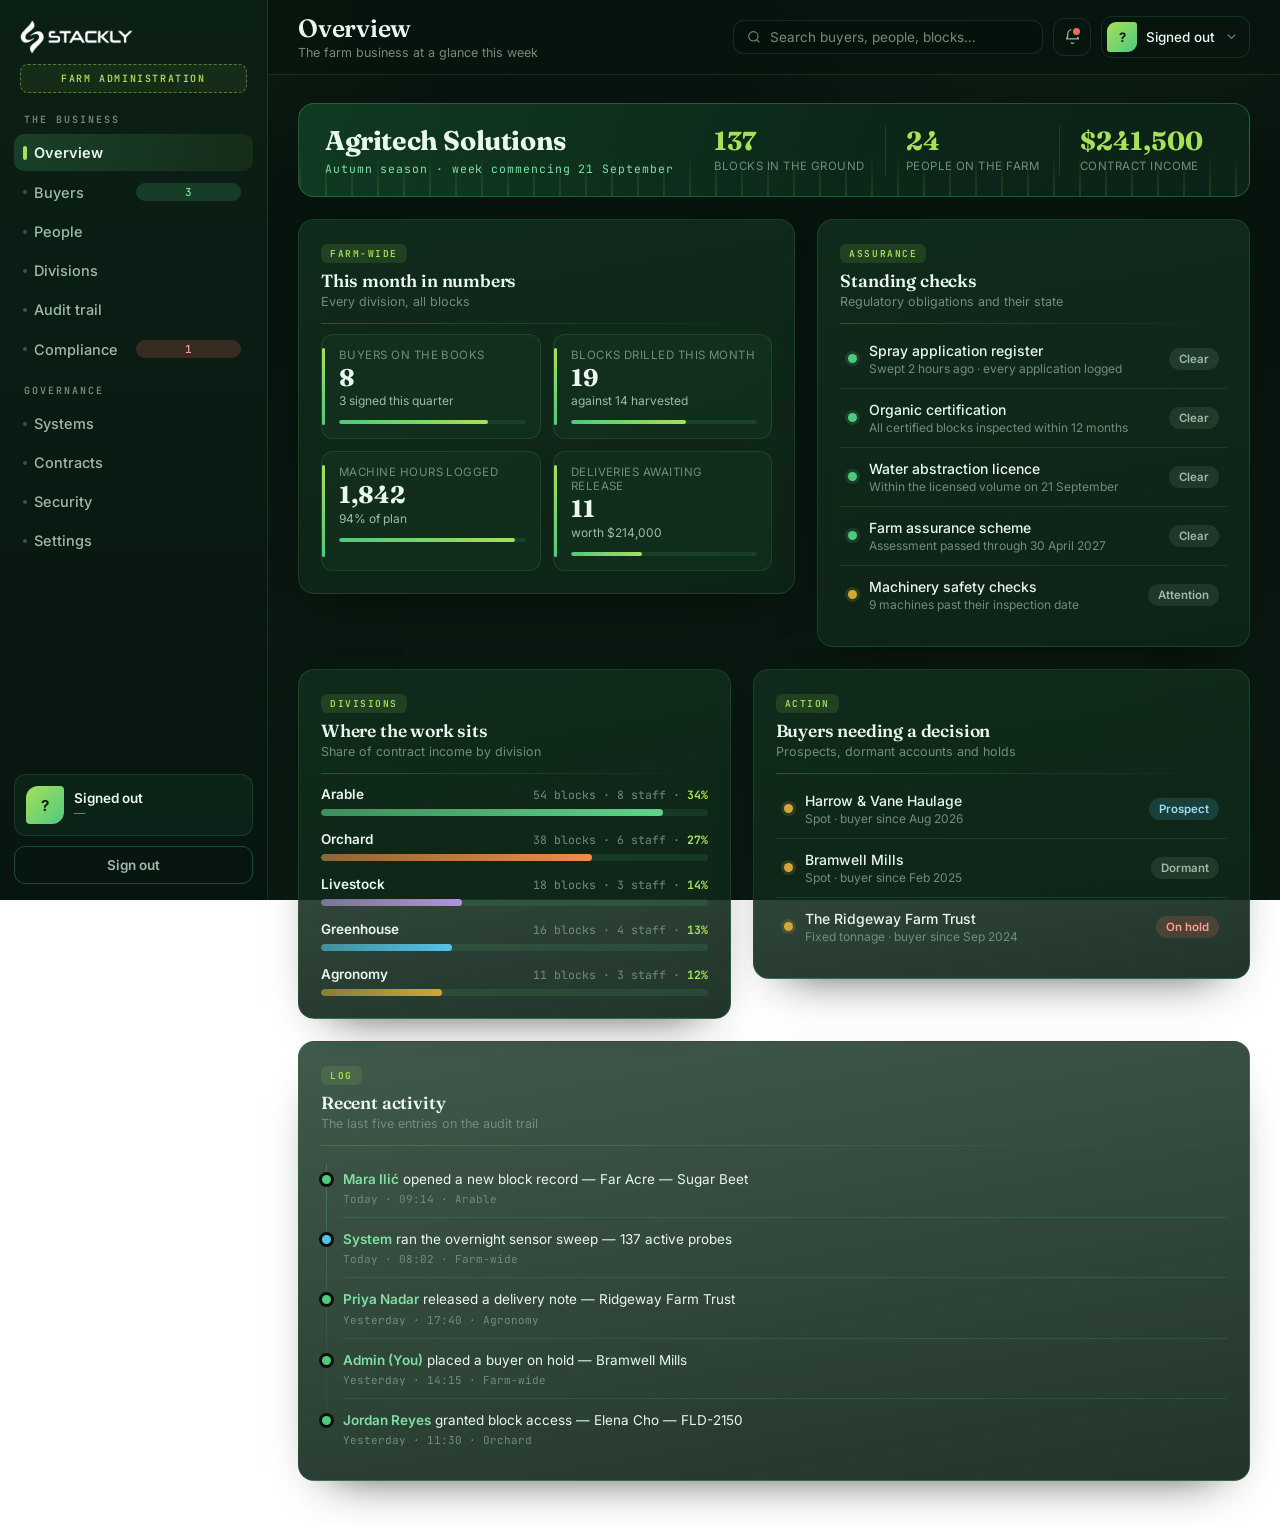
<file: html/admindashboard.html>
<!DOCTYPE html>
<html lang="en">
<head>
<meta charset="UTF-8" />
<meta name="viewport" content="width=device-width, initial-scale=1.0" />
<title>Stackly — Farm Administration</title>
<link rel="preconnect" href="https://fonts.googleapis.com" />
<link rel="preconnect" href="https://fonts.gstatic.com" crossorigin />
<link href="https://fonts.googleapis.com/css2?family=Fraunces:ital,opsz,wght@0,9..144,600;0,9..144,700&family=Inter:wght@400;500;600&family=JetBrains+Mono:wght@400;600&display=swap" rel="stylesheet" />
<link rel="stylesheet" href="../css/admindashboard.css" />
</head>
<body>
<div class="console">
  <div class="rail-scrim" id="sidebar-overlay"></div>

  <!-- ============ RAIL ============ -->
  <aside class="rail" id="sidebar">
    <div class="rail-head">
      <button class="brand" id="brand-home-btn" aria-label="Go to overview">
        <img id="brand-logo-img" class="brand-img" src="../assets/Logo.webp" alt="Agritech Solutions" onerror="this.style.display='none';this.nextElementSibling.style.display='inline-flex'">
        <span class="brand-word" style="display:none">STACKLY</span>
      </button>
      <button class="rail-close" id="close-sidebar-btn" aria-label="Close menu">
        <svg viewBox="0 0 24 24" fill="none" stroke="currentColor" stroke-width="1.8" stroke-linecap="round"><path d="M6 6l12 12M18 6L6 18"/></svg>
      </button>
    </div>
    <p class="rail-stamp">Farm administration</p>

    <p class="rail-label">The business</p>
    <nav class="rail-nav" id="nav-main"></nav>
    <p class="rail-label">Governance</p>
    <nav class="rail-nav" id="nav-management"></nav>

    <div class="rail-foot">
      <div class="rail-user">
        <span class="seal" id="sidebar-user-avatar">–</span>
        <span class="rail-user-info">
          <span class="rail-user-name" id="sidebar-user-name">Signed out</span>
          <span class="rail-user-email" id="sidebar-user-email">—</span>
        </span>
      </div>
      <button class="rail-signout" id="logout-btn">Sign out</button>
    </div>
  </aside>

  <!-- ============ MAIN ============ -->
  <main class="stage">
    <header class="topbar" id="topbar">
      <div class="topbar-left">
        <button class="burger" id="hamburger-btn" aria-label="Open menu"><span></span><span></span><span></span></button>
        <div class="page-title">
          <h1 id="page-title-text">Overview</h1>
          <p id="page-sub-text"></p>
        </div>
      </div>
      <div class="topbar-right">
        <form class="finder" id="topbar-search" autocomplete="off" role="search">
          <button type="submit" class="finder-go" aria-label="Search">
            <svg viewBox="0 0 24 24" fill="none" stroke="currentColor" stroke-width="1.7"><circle cx="11" cy="11" r="7"/><path d="M20 20l-4.2-4.2"/></svg>
          </button>
          <input id="topbar-search-input" placeholder="Search buyers, people, blocks…">
        </form>
        <button class="bell" id="notif-btn" aria-label="Alerts">
          <svg viewBox="0 0 24 24" fill="none" stroke="currentColor" stroke-width="1.6" stroke-linecap="round"><path d="M18 9a6 6 0 1 0-12 0c0 5-2 6-2 6h16s-2-1-2-6"/><path d="M10.5 20a2 2 0 0 0 3 0"/></svg>
          <span class="bell-dot"></span>
        </button>
        <div class="whoami" id="topbar-user">
          <button class="whoami-btn" id="topbar-user-btn">
            <span class="seal sm" id="topbar-user-avatar">–</span>
            <span class="whoami-name" id="topbar-user-name">Signed out</span>
            <svg class="whoami-caret" viewBox="0 0 24 24" fill="none" stroke="currentColor" stroke-width="1.8"><path d="M6 9l6 6 6-6"/></svg>
          </button>
          <div class="whoami-menu" id="topbar-user-menu">
            <div class="whoami-menu-head">
              <span>Signed in as</span>
              <span class="whoami-menu-email" id="topbar-user-email">—</span>
            </div>
            <button class="whoami-item" data-nav="settings">Settings</button>
            <button class="whoami-item danger" id="topbar-logout-btn">Sign out</button>
          </div>
        </div>
      </div>
    </header>
    <div class="sheet" id="content-area"></div>
  </main>
</div>

<script src="https://cdnjs.cloudflare.com/ajax/libs/gsap/3.12.5/gsap.min.js"></script>
<script>
if ('scrollRestoration' in history) history.scrollRestoration = 'manual';
window.scrollTo(0, 0);

/* ---------- Division accents ---------- */
const groupAccents = {
  "Arable":     "#5fd48a",
  "Orchard":    "#f08b4c",
  "Livestock":  "#b392e0",
  "Greenhouse": "#54c3e8",
  "Agronomy":   "#d2a63c"
};

/* ---------- Buyers and contracts on the books ---------- */
const clients = [
  { name: "Meridian Grain Co.",       engagement: "Annual contract", matters: 12, billedYtd: 486000, status: "Active",   since: "Jan 2023", group: "Arable" },
  { name: "Northbridge Produce",      engagement: "Fixed tonnage",   matters: 5,  billedYtd: 214000, status: "Active",   since: "Mar 2024", group: "Greenhouse" },
  { name: "Solvane Foods",            engagement: "Annual contract", matters: 17, billedYtd: 702000, status: "Active",   since: "Jun 2022", group: "Arable" },
  { name: "Harrow & Vane Haulage",    engagement: "Spot",            matters: 2,  billedYtd: 38000,  status: "Prospect", since: "Aug 2026", group: "Livestock" },
  { name: "Kestrel Dairy",            engagement: "Annual contract", matters: 9,  billedYtd: 331000, status: "Active",   since: "Nov 2023", group: "Livestock" },
  { name: "Bramwell Mills",           engagement: "Spot",            matters: 1,  billedYtd: 12000,  status: "Dormant",  since: "Feb 2025", group: "Agronomy" },
  { name: "Continental Fresh",        engagement: "Annual contract", matters: 21, billedYtd: 918000, status: "Active",   since: "May 2021", group: "Orchard" },
  { name: "The Ridgeway Farm Trust",  engagement: "Fixed tonnage",   matters: 4,  billedYtd: 96000,  status: "On hold",  since: "Sep 2024", group: "Agronomy" }
];

/* ---------- People on the farm ---------- */
const people = [
  { name: "Mara Ilić",     role: "Farm Manager",        group: "Arable",     access: "Full",       lastActive: "2h ago", status: "Active" },
  { name: "Tom Okafor",    role: "Senior Agronomist",   group: "Agronomy",   access: "Full",       lastActive: "5h ago", status: "Active" },
  { name: "Priya Nadar",   role: "Soil Scientist",      group: "Agronomy",   access: "Full",       lastActive: "1d ago", status: "Active" },
  { name: "Daniel Voss",   role: "Livestock Lead",      group: "Livestock",  access: "Standard",   lastActive: "3h ago", status: "Active" },
  { name: "Elena Cho",     role: "Harvest Coordinator", group: "Orchard",    access: "Standard",   lastActive: "6h ago", status: "Active" },
  { name: "Marcus Ide",    role: "Field Technician",    group: "Arable",     access: "Standard",   lastActive: "2d ago", status: "Suspended" },
  { name: "Aiko Yamada",   role: "Data Analyst",        group: "Greenhouse", access: "Restricted", lastActive: "1h ago", status: "Active" },
  { name: "Jordan Reyes",  role: "Operations Manager",  group: "Administration", access: "Full",   lastActive: "4d ago", status: "Pending" }
];

/* ---------- Divisions ---------- */
const practiceGroups = [
  { name: "Arable",     earners: 8, matters: 54, share: 34 },
  { name: "Orchard",    earners: 6, matters: 38, share: 27 },
  { name: "Livestock",  earners: 3, matters: 18, share: 14 },
  { name: "Greenhouse", earners: 4, matters: 16, share: 13 },
  { name: "Agronomy",   earners: 3, matters: 11, share: 12 }
];

/* ---------- Audit trail ---------- */
const auditTrail = [
  { time: "Today · 09:14",     actor: "Mara Ilić",    action: "Opened a new block record",         target: "Far Acre — Sugar Beet",        scope: "Arable" },
  { time: "Today · 08:02",     actor: "System",       action: "Ran the overnight sensor sweep",    target: "137 active probes",            scope: "Farm-wide" },
  { time: "Yesterday · 17:40", actor: "Priya Nadar",  action: "Released a delivery note",          target: "Ridgeway Farm Trust",          scope: "Agronomy" },
  { time: "Yesterday · 14:15", actor: "Admin (You)",  action: "Placed a buyer on hold",            target: "Bramwell Mills",               scope: "Farm-wide" },
  { time: "Yesterday · 11:30", actor: "Jordan Reyes", action: "Granted block access",              target: "Elena Cho — FLD-2150",         scope: "Orchard" },
  { time: "2 days ago",        actor: "System",       action: "Archived a closed harvest record",  target: "Sandy Lane potatoes",          scope: "Farm-wide" },
  { time: "3 days ago",        actor: "Admin (You)",  action: "Adjusted an input cost rate",       target: "Fertiliser band, Arable",      scope: "Farm-wide" },
  { time: "4 days ago",        actor: "Tom Okafor",   action: "Signed off a supply agreement",     target: "Northbridge Produce",          scope: "Greenhouse" }
];

/* ---------- Compliance checks ---------- */
const complianceChecks = [
  { name: "Spray application register", state: "clear",     detail: "Swept 2 hours ago · every application logged",  metric: "137 records" },
  { name: "Organic certification",      state: "clear",     detail: "All certified blocks inspected within 12 months", metric: "8 of 8" },
  { name: "Water abstraction licence",  state: "clear",     detail: "Within the licensed volume on 21 September",    metric: "Monthly" },
  { name: "Farm assurance scheme",      state: "clear",     detail: "Assessment passed through 30 April 2027",       metric: "Red Tractor" },
  { name: "Machinery safety checks",    state: "attention", detail: "9 machines past their inspection date",         metric: "9 machines" }
];

/* ---------- Farm systems ---------- */
const systems = [
  { name: "Weather station network", type: "Telemetry", status: "Connected", desks: 5 },
  { name: "Irrigation controllers",  type: "Control",   status: "Connected", desks: 8 },
  { name: "Grain store monitoring",  type: "Telemetry", status: "Connected", desks: 3 },
  { name: "Fleet and machinery",     type: "Logistics", status: "Connected", desks: 8 },
  { name: "Accounting and payroll",  type: "Finance",   status: "Connected", desks: 6 },
  { name: "Single sign-on",          type: "Identity",  status: "Connected", desks: 8 }
];

/* ---------- Contract income ---------- */
const billingAccounts = [
  { client: "Meridian Grain Co.",      engagement: "Annual contract", monthly: 42000, next: "1 Oct",  state: "Paid" },
  { client: "Northbridge Produce",     engagement: "Fixed tonnage",   monthly: 18000, next: "3 Oct",  state: "Paid" },
  { client: "Solvane Foods",           engagement: "Annual contract", monthly: 56000, next: "5 Oct",  state: "Paid" },
  { client: "Harrow & Vane Haulage",   engagement: "Spot",            monthly: 6000,  next: "12 Oct", state: "On account" },
  { client: "Kestrel Dairy",           engagement: "Annual contract", monthly: 19000, next: "8 Oct",  state: "Paid" },
  { client: "Bramwell Mills",          engagement: "Spot",            monthly: 5000,  next: "28 Sep", state: "Overdue" },
  { client: "Continental Fresh",       engagement: "Annual contract", monthly: 78000, next: "15 Oct", state: "Paid" },
  { client: "Ridgeway Farm Trust",     engagement: "Fixed tonnage",   monthly: 17500, next: "20 Oct", state: "Paid" }
];

const navItems = [
  { label: "Overview",       id: "dashboard" },
  { label: "Buyers",         id: "clients" },
  { label: "People",         id: "people" },
  { label: "Divisions",      id: "groups" },
  { label: "Audit trail",    id: "audit" },
  { label: "Compliance",     id: "compliance" },
  { label: "Systems",        id: "systems" },
  { label: "Contracts",      id: "billing" },
  { label: "Security",       id: "security" },
  { label: "Settings",       id: "settings" }
];

const stateClass = {
  "Active": "is-good", "Prospect": "is-watch", "Dormant": "is-quiet", "On hold": "is-warn",
  "Suspended": "is-warn", "Pending": "is-watch", "Paid": "is-good", "Overdue": "is-warn",
  "On account": "is-watch", "Connected": "is-good", "clear": "is-good", "attention": "is-warn"
};
const accessColor = { "Full": "#7fe0a4", "Standard": "#d2a63c", "Restricted": "#8b9c90" };

const pageMap = {
  dashboard:  { title: "Overview",    sub: "The farm business at a glance this week" },
  clients:    { title: "Buyers",      sub: "Every buyer and contract on the books" },
  people:     { title: "People",      sub: "Staff, contractors and their access" },
  groups:     { title: "Divisions",   sub: "Headcount, workload and revenue share" },
  audit:      { title: "Audit trail", sub: "Every administrative action, in order" },
  compliance: { title: "Compliance",  sub: "Regulatory checks and standing obligations" },
  systems:    { title: "Systems",     sub: "Telemetry, control, finance and identity" },
  billing:    { title: "Contracts",   sub: "Agreements and recurring contract income" },
  security:   { title: "Security",    sub: "Farm-wide access policy" },
  settings:   { title: "Settings",    sub: "Profile and preferences" }
};

/* =========================================================
   SIGNED-IN USER LOOKUP
   Same behaviour as before: the usual key names in
   localStorage then sessionStorage, a JSON object or a bare
   address, nested objects, then a sweep of every stored key.
   JSON is parsed before anything is treated as an address.
   ========================================================= */
const EMAIL_RE = /^[A-Za-z0-9._%+-]+@[A-Za-z0-9.-]+\.[A-Za-z]{2,}$/;
const USER_KEY_CANDIDATES = [
  'user', 'currentUser', 'loggedInUser', 'authUser', 'stacklyUser', 'agritechUser',
  'userData', 'profile', 'account', 'auth', 'session',
  'userEmail', 'email', 'username'
];
const EMAIL_FIELDS = ['email', 'mail', 'useremail', 'emailaddress', 'e-mail', 'username', 'login', 'user'];
const NAME_FIELDS = ['name', 'fullname', 'displayname', 'firstname', 'givenname'];
const ROLE_FIELDS = ['role', 'userrole', 'accounttype', 'type'];
let foundUserKey = null;

function asEmail(v) {
  if (typeof v !== 'string') return null;
  const s = v.trim();
  return EMAIL_RE.test(s) ? s : null;
}
function objToUser(obj, depth) {
  depth = depth || 0;
  if (!obj || depth > 4) return null;
  if (typeof obj === 'string') {
    const direct = asEmail(obj);
    if (direct) return { email: direct };
    return rawToUser(obj, depth + 1);
  }
  if (Array.isArray(obj)) {
    for (let i = 0; i < obj.length; i++) {
      const hit = objToUser(obj[i], depth + 1);
      if (hit) return hit;
    }
    return null;
  }
  if (typeof obj !== 'object') return null;
  for (const k in obj) {
    if (EMAIL_FIELDS.indexOf(String(k).toLowerCase()) === -1) continue;
    const hit = asEmail(obj[k]);
    if (hit) return Object.assign({}, obj, { email: hit });
  }
  for (const k in obj) {
    const hit = asEmail(obj[k]);
    if (hit) return Object.assign({}, obj, { email: hit });
  }
  for (const k in obj) {
    const v = obj[k];
    if (v && typeof v === 'object') {
      const nested = objToUser(v, depth + 1);
      if (nested) return nested;
    } else if (typeof v === 'string' && (v.trim().charAt(0) === '{' || v.trim().charAt(0) === '[')) {
      const nested = rawToUser(v, depth + 1);
      if (nested) return nested;
    }
  }
  return null;
}
function rawToUser(raw, depth) {
  depth = depth || 0;
  if (!raw || depth > 4) return null;
  const trimmed = String(raw).trim();
  if (!trimmed) return null;
  const first = trimmed.charAt(0);
  if (first === '{' || first === '[' || first === '"') {
    try { return objToUser(JSON.parse(trimmed), depth); } catch (e) {}
  }
  const direct = asEmail(trimmed);
  if (direct) return { email: direct };
  try { return objToUser(JSON.parse(trimmed), depth); } catch (e) { return null; }
}
function pickField(obj, fields) {
  if (!obj || typeof obj !== 'object') return '';
  for (const k in obj) {
    if (fields.indexOf(String(k).toLowerCase()) === -1) continue;
    const v = obj[k];
    if (typeof v === 'string' && v.trim() && !asEmail(v)) return v.trim();
  }
  return '';
}
function getCurrentUser() {
  const stores = [];
  try { if (window.localStorage) stores.push(localStorage); } catch (e) {}
  try { if (window.sessionStorage) stores.push(sessionStorage); } catch (e) {}
  for (let s = 0; s < stores.length; s++) {
    try { if (stores[s].getItem('isAuthenticated') === 'false') return null; } catch (e) {}
  }
  for (let s = 0; s < stores.length; s++) {
    for (let i = 0; i < USER_KEY_CANDIDATES.length; i++) {
      const key = USER_KEY_CANDIDATES[i];
      let hit = null;
      try { hit = rawToUser(stores[s].getItem(key)); } catch (e) {}
      if (hit) { foundUserKey = key; return hit; }
    }
  }
  for (let s = 0; s < stores.length; s++) {
    let len = 0;
    try { len = stores[s].length; } catch (e) {}
    for (let i = 0; i < len; i++) {
      let key = null, hit = null;
      try { key = stores[s].key(i); hit = rawToUser(stores[s].getItem(key)); } catch (e) {}
      if (hit) { foundUserKey = key; return hit; }
    }
  }
  return null;
}
function usernameFromEmail(email) { if (!email) return ''; return email.includes('@') ? email.split('@')[0] : email; }

const currentUser = getCurrentUser();
const currentEmail = currentUser ? (asEmail(currentUser.email) || '') : '';
const storedName = currentUser ? pickField(currentUser, NAME_FIELDS) : '';
const currentRole = currentUser ? pickField(currentUser, ROLE_FIELDS).toLowerCase() : '';
const currentUsername = (currentEmail || storedName) ? (storedName || usernameFromEmail(currentEmail)) : '';
const currentInitial = ((currentEmail || currentUsername || '?').trim().charAt(0) || '?').toUpperCase();

function paintUserChrome() {
  const nameToShow = currentUsername || currentEmail || 'Signed out';
  const emailToShow = currentEmail || '—';
  document.getElementById('sidebar-user-avatar').textContent = currentInitial;
  document.getElementById('sidebar-user-name').textContent = nameToShow;
  document.getElementById('sidebar-user-name').setAttribute('title', nameToShow);
  document.getElementById('sidebar-user-email').textContent = emailToShow;
  document.getElementById('sidebar-user-email').setAttribute('title', emailToShow);
  document.getElementById('topbar-user-avatar').textContent = currentInitial;
  document.getElementById('topbar-user-name').textContent = nameToShow;
  document.getElementById('topbar-user-email').textContent = emailToShow;
}

function logout() {
  const keys = ['user', 'isAuthenticated', 'activeNav', 'settings'].concat(USER_KEY_CANDIDATES);
  if (foundUserKey && keys.indexOf(foundUserKey) === -1) keys.push(foundUserKey);
  keys.forEach(function (k) {
    try { localStorage.removeItem(k); } catch (e) {}
    try { sessionStorage.removeItem(k); } catch (e) {}
  });
  window.location.href = 'login.html';
}

function getSavedNav() {
  try { const saved = localStorage.getItem('activeNav'); if (saved && pageMap[saved]) return saved; } catch (e) {}
  return 'dashboard';
}
function loadSettings() {
  const defaults = {
    hearingAlerts: true, weeklyDigest: false, compactRows: false, language: "English",
    twoFactor: true, ssoRequired: true, ipAllowlist: false, matterWalls: true, sessionTimeout: "30 minutes"
  };
  try { const raw = localStorage.getItem('settings'); if (raw) return Object.assign(defaults, JSON.parse(raw)); } catch (e) {}
  return defaults;
}
function saveSettings() { try { localStorage.setItem('settings', JSON.stringify(state.settings)); } catch (e) {} }

let state = { activeNav: getSavedNav(), clientFilter: "All", peopleSearch: "", settings: loadSettings() };

function money(n) { return "$" + n.toLocaleString(); }
function go404() { window.location.href = "404.html"; }
function groupTag(g) {
  const c = groupAccents[g] || "#5fd48a";
  return `<span class="group-tag" style="color:${c};border-color:${c}55;background:${c}18;">${g}</span>`;
}
function pill(text) { return `<span class="pill ${stateClass[text] || 'is-quiet'}">${text}</span>`; }

/* =========================================================
   TOPBAR HEIGHT
   The header is sticky, and the account menu is sized against
   whatever height it settles at, so it is measured whenever
   the header can have re-wrapped.
   ========================================================= */
function syncTopbarHeight() {
  const tb = document.getElementById('topbar');
  if (!tb) return;
  const h = tb.offsetHeight;
  if (h) document.documentElement.style.setProperty('--topbar-h', h + 'px');
}

function fillBars() {
  requestAnimationFrame(function () {
    document.querySelectorAll('[data-w]').forEach(function (el) {
      el.style.width = el.getAttribute('data-w') + '%';
    });
  });
}

function entrance() {
  if (typeof gsap === 'undefined') return;
  gsap.killTweensOf('.masthead, .block, .tally, .flag, .trail-item, .group-card, .ledger tbody tr');
  gsap.fromTo('.masthead', { opacity: 0, y: -10 }, { opacity: 1, y: 0, duration: 0.5, ease: 'power3.out' });
  gsap.fromTo('.block', { opacity: 0, y: 16 }, { opacity: 1, y: 0, duration: 0.5, ease: 'power3.out', stagger: 0.06, delay: 0.05 });
  gsap.fromTo('.block-rule', { scaleX: 0 }, { scaleX: 1, duration: 0.75, ease: 'expo.out', stagger: 0.05, delay: 0.1 });
  gsap.fromTo('.tally, .flag, .trail-item, .group-card, .system-row, .ledger tbody tr',
    { opacity: 0, x: -8 }, { opacity: 1, x: 0, duration: 0.4, ease: 'power2.out', stagger: 0.03, delay: 0.14 });

  document.querySelectorAll('.count').forEach(function (el) {
    const raw = el.textContent.trim();
    const match = raw.match(/^([^\d]*)([\d,]+\.?\d*)(.*)$/);
    if (!match) return;
    const prefix = match[1], numStr = match[2].replace(/,/g, ''), suffix = match[3];
    const num = parseFloat(numStr);
    if (isNaN(num)) return;
    const isInt = Number.isInteger(num) && numStr.indexOf('.') === -1;
    const counter = { val: 0 };
    gsap.to(counter, {
      val: num, duration: 1.05, ease: 'power2.out', delay: 0.1,
      onUpdate: function () {
        const shown = isInt ? Math.round(counter.val).toLocaleString() : counter.val.toFixed(1);
        el.textContent = prefix + shown + suffix;
      },
      onComplete: function () { el.textContent = raw; }
    });
  });
}

/* ---------- shared pieces ---------- */
function masthead(caption, figures) {
  return `<section class="masthead">
    <div class="masthead-id">
      <span class="masthead-firm">Agritech Solutions</span>
      <span class="masthead-caption">${caption}</span>
    </div>
    <div class="masthead-figures">
      ${figures.map(function (f) {
        return `<div class="mf" onclick="go404()">
          <span class="mf-value count">${f.value}</span>
          <span class="mf-label">${f.label}</span>
        </div>`;
      }).join("")}
    </div>
  </section>`;
}

function tallyList(rows) {
  return `<div class="tally-list">${rows.map(function (r) {
    return `<div class="tally" onclick="go404()">
      <span class="tally-label">${r.label}</span>
      <span class="tally-value count">${r.value}</span>
      <span class="tally-note">${r.note || ''}</span>
      <span class="tally-track"><span class="tally-fill" data-w="${r.bar}"></span></span>
    </div>`;
  }).join("")}</div>`;
}

/* =========================================================
   OVERVIEW
   ========================================================= */
function renderDashboard() {
  const feesMonth = billingAccounts.reduce(function (a, b) { return a + b.monthly; }, 0);
  const attention = clients.filter(function (c) { return c.status !== "Active"; });

  const head = masthead("Autumn season · week commencing 21 September", [
    { value: "137", label: "Blocks in the ground" },
    { value: "24",  label: "People on the farm" },
    { value: money(feesMonth), label: "Contract income" }
  ]);

  const tallies = tallyList([
    { label: "Buyers on the books", value: String(clients.length), note: "3 signed this quarter", bar: 80 },
    { label: "Blocks drilled this month", value: "19", note: "against 14 harvested", bar: 62 },
    { label: "Machine hours logged", value: "1,842", note: "94% of plan", bar: 94 },
    { label: "Deliveries awaiting release", value: "11", note: "worth $214,000", bar: 38 }
  ]);

  const flags = complianceChecks.slice(0, 5).map(function (c) {
    return `<li class="flag" onclick="go404()">
      <span class="flag-mark ${c.state === 'clear' ? 'ok' : 'warn'}"></span>
      <span class="flag-body">
        <span class="flag-name">${c.name}</span>
        <span class="flag-detail">${c.detail}</span>
      </span>
      ${pill(c.state === 'clear' ? 'Clear' : 'Attention')}
    </li>`;
  }).join("");

  const groups = practiceGroups.map(function (g) {
    return `<div class="bar-group" onclick="go404()">
      <div class="bar-group-top">
        <span class="bar-group-name">${g.name}</span>
        <span class="bar-group-figs">${g.matters} blocks · ${g.earners} staff · <b>${g.share}%</b></span>
      </div>
      <div class="bar-track"><div class="bar-fill" data-w="${g.share * 2.6}" style="background:linear-gradient(90deg, ${groupAccents[g.name]}88, ${groupAccents[g.name]})"></div></div>
    </div>`;
  }).join("");

  const trail = auditTrail.slice(0, 5).map(function (a) {
    return `<li class="trail-item" onclick="go404()">
      <span class="trail-dot ${a.actor === 'System' ? 'auto' : ''}"></span>
      <span class="trail-body">
        <span class="trail-line"><b>${a.actor}</b> ${a.action.toLowerCase()} — ${a.target}</span>
        <span class="trail-meta">${a.time} · ${a.scope}</span>
      </span>
    </li>`;
  }).join("");

  const attentionRows = attention.map(function (c) {
    return `<li class="flag" onclick="go404()">
      <span class="flag-mark warn"></span>
      <span class="flag-body">
        <span class="flag-name">${c.name}</span>
        <span class="flag-detail">${c.engagement} · buyer since ${c.since}</span>
      </span>
      ${pill(c.status)}
    </li>`;
  }).join("");

  return `${head}
    <section class="cols cols-a">
      <div class="block">
        <div class="block-head"><span class="block-kicker">Farm-wide</span><h2>This month in numbers</h2><p>Every division, all blocks</p></div>
        <span class="block-rule"></span>
        ${tallies}
      </div>
      <div class="block">
        <div class="block-head"><span class="block-kicker">Assurance</span><h2>Standing checks</h2><p>Regulatory obligations and their state</p></div>
        <span class="block-rule"></span>
        <ul class="flag-list">${flags}</ul>
      </div>
    </section>
    <section class="cols cols-b">
      <div class="block">
        <div class="block-head"><span class="block-kicker">Divisions</span><h2>Where the work sits</h2><p>Share of contract income by division</p></div>
        <span class="block-rule"></span>
        <div class="bar-list">${groups}</div>
      </div>
      <div class="block">
        <div class="block-head"><span class="block-kicker">Action</span><h2>Buyers needing a decision</h2><p>Prospects, dormant accounts and holds</p></div>
        <span class="block-rule"></span>
        <ul class="flag-list">${attentionRows || '<li class="empty">Every buyer is in good standing.</li>'}</ul>
      </div>
    </section>
    <div class="block">
      <div class="block-head"><span class="block-kicker">Log</span><h2>Recent activity</h2><p>The last five entries on the audit trail</p></div>
      <span class="block-rule"></span>
      <ul class="trail">${trail}</ul>
    </div>`;
}

/* =========================================================
   BUYERS
   ========================================================= */
function renderClients() {
  const states = ["All", "Active", "Prospect", "On hold", "Dormant"];
  const list = state.clientFilter === "All" ? clients : clients.filter(function (c) { return c.status === state.clientFilter; });
  const totalBilled = clients.reduce(function (a, c) { return a + c.billedYtd; }, 0);

  const head = masthead("Buyer book · year to date", [
    { value: String(clients.length), label: "Buyers" },
    { value: String(clients.reduce(function(a,c){return a+c.matters;},0)), label: "Deliveries" },
    { value: money(totalBilled), label: "Invoiced YTD" }
  ]);

  const chips = states.map(function (s) {
    return `<button class="chip client-filter ${state.clientFilter === s ? 'chip-on' : ''}" data-client-filter="${s}">${s}</button>`;
  }).join("");

  const rows = list.map(function (c) {
    const shareOfMax = Math.round(c.billedYtd / 918000 * 100);
    return `<tr onclick="go404()">
      <td class="stack-col" data-label="Buyer"><span class="t-name">${c.name}</span><span class="t-sub">Buyer since ${c.since}</span></td>
      <td data-label="Division">${groupTag(c.group)}</td>
      <td class="plain" data-label="Agreement">${c.engagement}</td>
      <td class="plain" data-label="Deliveries">${c.matters}</td>
      <td data-label="Invoiced YTD"><div class="mini"><div class="mini-track"><div class="mini-fill" data-w="${shareOfMax}"></div></div><span class="mini-num">${money(c.billedYtd)}</span></div></td>
      <td data-label="Status">${pill(c.status)}</td>
    </tr>`;
  }).join("");

  return `${head}
    <div class="block">
      <div class="block-head block-head-row">
        <div><span class="block-kicker">Register</span><h2>Buyer register</h2><p>Agreements, volume and value invoiced</p></div>
        <div class="chip-row">${chips}</div>
      </div>
      <span class="block-rule"></span>
      <div class="table-wrap"><table class="ledger">
        <thead><tr><th>Buyer</th><th>Division</th><th>Agreement</th><th>Deliveries</th><th>Invoiced YTD</th><th>Status</th></tr></thead>
        <tbody>${rows || '<tr><td colspan="6" class="empty">No buyers in that state.</td></tr>'}</tbody>
      </table></div>
    </div>`;
}

/* =========================================================
   PEOPLE
   The search reads every column — name, role, division, access
   level, last active and status — and each word typed has to
   match somewhere, so "suspended arable" narrows.

   Typing swaps the rows and the count line only. The block,
   the masthead and the input itself are untouched, so nothing
   re-animates and the caret stays put.
   ========================================================= */
function peopleTerms() {
  return state.peopleSearch.toLowerCase().split(/\s+/).filter(Boolean);
}

function peopleList() {
  const terms = peopleTerms();
  if (!terms.length) return people.slice();
  return people.filter(function (p) {
    const hay = [p.name, p.role, p.group, p.access, p.lastActive, p.status].join(" ").toLowerCase();
    return terms.every(function (t) { return hay.indexOf(t) > -1; });
  });
}

function peopleRowsHtml(list) {
  if (!list.length) return '<tr><td colspan="5" class="empty">Nobody matches that search.</td></tr>';
  return list.map(function (p) {
    return `<tr onclick="go404()">
      <td class="stack-col" data-label="Name"><span class="t-name">${p.name}</span><span class="t-sub">${p.role}</span></td>
      <td data-label="Division">${p.group === "Administration" ? '<span class="plain">Administration</span>' : groupTag(p.group)}</td>
      <td data-label="Access"><span class="access" style="color:${accessColor[p.access]}">${p.access}</span></td>
      <td class="plain" data-label="Last active">${p.lastActive}</td>
      <td data-label="Status">${pill(p.status)}</td>
    </tr>`;
  }).join("");
}

function peopleSubText(list) {
  return peopleTerms().length
    ? `Showing ${list.length} of ${people.length} people`
    : "Who can see what, and when they were last in";
}

function updatePeopleRows() {
  const body = document.getElementById("people-rows");
  if (!body) return;
  const list = peopleList();
  body.innerHTML = peopleRowsHtml(list);
  const sub = document.getElementById("people-sub");
  if (sub) sub.textContent = peopleSubText(list);
}

function renderPeople() {
  const list = peopleList();

  const head = masthead("Everyone with a login to the farm system", [
    { value: "24", label: "People" },
    { value: String(people.filter(function(p){return p.access==="Full";}).length), label: "Full access" },
    { value: String(people.filter(function(p){return p.status==="Pending";}).length), label: "Pending invites" }
  ]);

  return `${head}
    <div class="block">
      <div class="block-head block-head-row">
        <div><span class="block-kicker">Access</span><h2>People and access</h2><p id="people-sub">${peopleSubText(list)}</p></div>
        <label class="finder finder-inline">
          <svg viewBox="0 0 24 24" fill="none" stroke="currentColor" stroke-width="1.7"><circle cx="11" cy="11" r="7"/><path d="M20 20l-4.2-4.2"/></svg>
          <input id="user-search-input" placeholder="Name, division, access, status…" value="${state.peopleSearch}">
        </label>
      </div>
      <span class="block-rule"></span>
      <div class="table-wrap"><table class="ledger">
        <thead><tr><th>Name</th><th>Division</th><th>Access</th><th>Last active</th><th>Status</th></tr></thead>
        <tbody id="people-rows">${peopleRowsHtml(list)}</tbody>
      </table></div>
    </div>`;
}

/* =========================================================
   DIVISIONS
   ========================================================= */
function renderGroups() {
  const head = masthead("How the farm's work divides", [
    { value: String(practiceGroups.length), label: "Divisions" },
    { value: String(practiceGroups.reduce(function(a,g){return a+g.matters;},0)), label: "Blocks" },
    { value: String(practiceGroups.reduce(function(a,g){return a+g.earners;},0)), label: "Staff" }
  ]);

  const cards = practiceGroups.map(function (g) {
    const c = groupAccents[g.name];
    return `<article class="group-card" onclick="go404()" style="--accent:${c}">
      <span class="group-share count">${g.share}%</span>
      <h3>${g.name}</h3>
      <p>of contract income this season</p>
      <div class="bar-track"><div class="bar-fill" data-w="${g.share * 2.6}" style="background:linear-gradient(90deg, ${c}88, ${c})"></div></div>
      <dl class="group-meta">
        <div><dt>Blocks</dt><dd>${g.matters}</dd></div>
        <div><dt>Staff</dt><dd>${g.earners}</dd></div>
        <div><dt>Blocks each</dt><dd>${(g.matters / g.earners).toFixed(1)}</dd></div>
      </dl>
    </article>`;
  }).join("");

  return `${head}
    <div class="block">
      <div class="block-head"><span class="block-kicker">Structure</span><h2>Divisions</h2><p>Headcount against workload and income</p></div>
      <span class="block-rule"></span>
      <div class="group-grid">${cards}</div>
    </div>`;
}

/* =========================================================
   AUDIT TRAIL
   ========================================================= */
function renderAudit() {
  const rows = auditTrail.map(function (a) {
    return `<li class="trail-item" onclick="go404()">
      <span class="trail-dot ${a.actor === 'System' ? 'auto' : ''}"></span>
      <span class="trail-body">
        <span class="trail-line"><b>${a.actor}</b> ${a.action.toLowerCase()} — ${a.target}</span>
        <span class="trail-meta">${a.time} · ${a.scope}</span>
      </span>
    </li>`;
  }).join("");

  return `<div class="block">
    <div class="block-head"><span class="block-kicker">Log</span><h2>Audit trail</h2><p>Every administrative and system action, most recent first</p></div>
    <span class="block-rule"></span>
    <ul class="trail">${rows}</ul>
  </div>`;
}

/* =========================================================
   COMPLIANCE
   ========================================================= */
function renderCompliance() {
  const clear = complianceChecks.filter(function (c) { return c.state === "clear"; }).length;
  const head = masthead("Standing obligations reviewed weekly", [
    { value: String(complianceChecks.length), label: "Checks" },
    { value: String(clear), label: "Clear" },
    { value: String(complianceChecks.length - clear), label: "Need attention" }
  ]);

  const rows = complianceChecks.map(function (c) {
    return `<div class="check" onclick="go404()">
      <span class="check-mark ${c.state === 'clear' ? 'ok' : 'warn'}"></span>
      <div class="check-body">
        <span class="check-name">${c.name}</span>
        <span class="check-detail">${c.detail}</span>
      </div>
      <span class="check-metric">${c.metric}</span>
      ${pill(c.state === 'clear' ? 'Clear' : 'Attention')}
    </div>`;
  }).join("");

  return `${head}
    <div class="block">
      <div class="block-head"><span class="block-kicker">Regulatory</span><h2>Compliance checks</h2><p>Spray records, certification, water and assurance</p></div>
      <span class="block-rule"></span>
      <div class="check-list">${rows}</div>
    </div>`;
}

/* =========================================================
   SYSTEMS
   ========================================================= */
function renderSystems() {
  const head = masthead("Services the farm depends on", [
    { value: String(systems.length), label: "Systems" },
    { value: String(systems.filter(function(s){return s.status==="Connected";}).length), label: "Connected" },
    { value: String(systems.reduce(function(a,s){return a+s.desks;},0)), label: "Seat connections" }
  ]);

  const rows = systems.map(function (s) {
    return `<div class="system-row" onclick="go404()">
      <div class="system-body">
        <span class="system-name">${s.name}</span>
        <span class="system-meta">${s.type} · ${s.desks} seat${s.desks !== 1 ? 's' : ''} connected</span>
      </div>
      ${pill(s.status)}
      <button class="chip" onclick="event.stopPropagation();go404()">Manage</button>
    </div>`;
  }).join("");

  return `${head}
    <div class="block">
      <div class="block-head"><span class="block-kicker">Integrations</span><h2>Connected systems</h2><p>Telemetry, control, logistics, finance and identity</p></div>
      <span class="block-rule"></span>
      <div class="system-list">${rows}</div>
    </div>`;
}

/* =========================================================
   CONTRACTS
   ========================================================= */
function renderBilling() {
  const monthly = billingAccounts.reduce(function (a, b) { return a + b.monthly; }, 0);
  const paid = billingAccounts.filter(function (b) { return b.state === "Paid"; }).length;
  const overdue = billingAccounts.filter(function (b) { return b.state === "Overdue"; }).length;

  const head = masthead("Recurring contract income by agreement", [
    { value: money(monthly), label: "Invoiced monthly" },
    { value: String(paid),   label: "Settled" },
    { value: String(overdue),label: "Overdue" }
  ]);

  const rows = billingAccounts.map(function (b) {
    const share = Math.round(b.monthly / 78000 * 100);
    return `<tr onclick="go404()">
      <td class="stack-col" data-label="Buyer"><span class="t-name">${b.client}</span><span class="t-sub">${b.engagement}</span></td>
      <td data-label="Monthly value"><div class="mini"><div class="mini-track"><div class="mini-fill" data-w="${share}"></div></div><span class="mini-num">${money(b.monthly)}</span></div></td>
      <td class="plain" data-label="Next invoice">${b.next}</td>
      <td data-label="Payment">${pill(b.state)}</td>
    </tr>`;
  }).join("");

  return `${head}
    <div class="block">
      <div class="block-head"><span class="block-kicker">Income</span><h2>Contract ledger</h2><p>What each buyer is invoiced and when it falls due</p></div>
      <span class="block-rule"></span>
      <div class="table-wrap"><table class="ledger">
        <thead><tr><th>Buyer</th><th>Monthly value</th><th>Next invoice</th><th>Payment</th></tr></thead>
        <tbody>${rows}</tbody>
      </table></div>
    </div>`;
}

/* =========================================================
   SECURITY
   ========================================================= */
function switchHtml(id, value) {
  return `<span class="switch ${value ? 'on' : ''}" data-toggle="${id}" role="switch" aria-checked="${value}"><span class="switch-knob"></span></span>`;
}

function renderSecurity() {
  const s = state.settings;
  return `
    <div class="block">
      <div class="block-head"><span class="block-kicker">Policy</span><h2>Access policy</h2><p>Applied to everyone with a login</p></div>
      <span class="block-rule"></span>
      <div class="pref">
        <div><span class="pref-title">Two-factor for managers and admins</span><span class="pref-desc">Required at every sign-in, no exceptions</span></div>
        ${switchHtml("twoFactor", s.twoFactor)}
      </div>
      <div class="pref">
        <div><span class="pref-title">Single sign-on only</span><span class="pref-desc">Staff authenticate through the farm's identity provider</span></div>
        ${switchHtml("ssoRequired", s.ssoRequired)}
      </div>
      <div class="pref">
        <div><span class="pref-title">Site IP allowlist</span><span class="pref-desc">Restrict the console to the farm office and the packhouse</span></div>
        ${switchHtml("ipAllowlist", s.ipAllowlist)}
      </div>
      <div class="pref pref-last">
        <div><span class="pref-title">Division barriers</span><span class="pref-desc">Seal a division's blocks so only its own team can open them</span></div>
        ${switchHtml("matterWalls", s.matterWalls)}
      </div>
    </div>

    <div class="block">
      <div class="block-head"><span class="block-kicker">Sessions</span><h2>Session policy</h2><p>How long an idle session stays signed in</p></div>
      <span class="block-rule"></span>
      <div class="pref pref-last">
        <div><span class="pref-title">Automatic sign-out</span><span class="pref-desc">Applies to every account on the farm</span></div>
        <select class="pref-select" id="timeout-select">${["15 minutes","30 minutes","1 hour","4 hours"].map(function(t){return `<option ${s.sessionTimeout===t?'selected':''}>${t}</option>`;}).join("")}</select>
      </div>
    </div>

    <div class="block">
      <div class="block-head"><span class="block-kicker">Danger</span><h2>Farm-wide actions</h2><p>These take effect immediately for everyone</p></div>
      <span class="block-rule"></span>
      <div class="danger-row">
        <button class="chip chip-danger" onclick="go404()">Sign out every session</button>
        <button class="chip chip-danger" onclick="go404()">Rotate system keys</button>
      </div>
    </div>`;
}

/* =========================================================
   SETTINGS
   ========================================================= */
function renderSettings() {
  const s = state.settings;
  const displayName = currentUsername || currentEmail || "Signed out";
  const displayEmail = currentEmail || "No account signed in";
  return `
    <div class="block">
      <div class="block-head"><span class="block-kicker">Profile</span><h2>Account</h2><p>The profile signed in on this device</p></div>
      <span class="block-rule"></span>
      <div class="account">
        <span class="seal lg">${currentInitial}</span>
        <div>
          <span class="account-name">${displayName}</span>
          <span class="account-email">${displayEmail}</span>
          <span class="account-role">${currentUser ? (currentRole === 'admin' ? 'Farm administrator' : 'Farm team account') : 'Not signed in'}</span>
        </div>
      </div>
      <button class="chip" onclick="go404()">Edit profile</button>
    </div>

    <div class="block">
      <div class="block-head"><span class="block-kicker">Preferences</span><h2>Preferences</h2><p>Alerts and how the console reads</p></div>
      <span class="block-rule"></span>
      <div class="pref">
        <div><span class="pref-title">Weather and deadline alerts</span><span class="pref-desc">Notify me when a date moves anywhere on the farm</span></div>
        ${switchHtml("hearingAlerts", s.hearingAlerts)}
      </div>
      <div class="pref">
        <div><span class="pref-title">Monday digest</span><span class="pref-desc">A summary of the week's invoicing and dates</span></div>
        ${switchHtml("weeklyDigest", s.weeklyDigest)}
      </div>
      <div class="pref">
        <div><span class="pref-title">Compact rows</span><span class="pref-desc">Tighter spacing in the register tables</span></div>
        ${switchHtml("compactRows", s.compactRows)}
      </div>
      <div class="pref pref-last">
        <div><span class="pref-title">Language</span><span class="pref-desc">Interface display language</span></div>
        <select class="pref-select" id="lang-select">${["English","French","Spanish","Mandarin","Portuguese"].map(function(l){return `<option ${s.language===l?'selected':''}>${l}</option>`;}).join("")}</select>
      </div>
    </div>

    <div class="block">
      <div class="block-head"><span class="block-kicker">Session</span><h2>Session</h2><p>Sign out of this account on this device</p></div>
      <span class="block-rule"></span>
      <div class="session">
        <p>Signed in as <strong>${displayEmail}</strong>. Signing out clears the session and returns you to the sign-in screen.</p>
        <button class="chip chip-danger" id="settings-logout-btn">Sign out</button>
      </div>
    </div>

    <div class="block">
      <div class="block-head"><span class="block-kicker">Danger</span><h2>Account actions</h2><p>These cannot be undone</p></div>
      <span class="block-rule"></span>
      <div class="danger-row">
        <button class="chip chip-danger" onclick="go404()">Reset password</button>
        <button class="chip chip-danger" onclick="go404()">Close account</button>
      </div>
    </div>`;
}

const pageRenderers = {
  dashboard: renderDashboard, clients: renderClients, people: renderPeople,
  groups: renderGroups, audit: renderAudit, compliance: renderCompliance,
  systems: renderSystems, billing: renderBilling, security: renderSecurity, settings: renderSettings
};

/* =========================================================
   SHELL
   ========================================================= */
function renderNav() {
  const main = navItems.slice(0, 6);
  const mgmt = navItems.slice(6);
  function itemHtml(item) {
    const needsAttention = clients.filter(function (c) { return c.status !== "Active"; }).length;
    const flagged = complianceChecks.filter(function (c) { return c.state !== "clear"; }).length;
    let badge = "";
    if (item.id === "clients" && needsAttention > 0) badge = `<span class="rail-badge">${needsAttention}</span>`;
    if (item.id === "compliance" && flagged > 0) badge = `<span class="rail-badge alert">${flagged}</span>`;
    return `<button class="rail-item ${state.activeNav === item.id ? 'on' : ''}" data-nav="${item.id}"><span>${item.label}</span>${badge}</button>`;
  }
  document.getElementById("nav-main").innerHTML = main.map(itemHtml).join("");
  document.getElementById("nav-management").innerHTML = mgmt.map(itemHtml).join("");
}

function renderPage() {
  const page = pageMap[state.activeNav];
  document.getElementById("page-title-text").textContent = page.title;
  document.getElementById("page-sub-text").textContent = page.sub;
  document.getElementById("content-area").innerHTML = pageRenderers[state.activeNav]();
  document.body.classList.toggle('compact', !!state.settings.compactRows);
  renderNav();
  const settingsLogoutBtn = document.getElementById("settings-logout-btn");
  if (settingsLogoutBtn) settingsLogoutBtn.addEventListener("click", logout);
  window.scrollTo({ top: 0, left: 0, behavior: "instant" });
  syncTopbarHeight();
  fillBars();
  entrance();
}

function navigateTo(id) {
  state.activeNav = id;
  try { localStorage.setItem('activeNav', id); } catch (e) {}
  closeRail();
  closeWhoami();
  renderPage();
}

/* ---- rail open / close with page-scroll lock ---- */
let savedScrollY = 0;
function lockScroll() {
  savedScrollY = window.scrollY || window.pageYOffset || 0;
  document.documentElement.classList.add("nav-open");
  document.body.classList.add("nav-open");
}
function unlockScroll() {
  if (!document.body.classList.contains("nav-open")) return;
  document.documentElement.classList.remove("nav-open");
  document.body.classList.remove("nav-open");
  window.scrollTo(0, savedScrollY);
}
function openRail() {
  document.getElementById("sidebar").classList.add("open");
  document.getElementById("sidebar-overlay").classList.add("show");
  lockScroll();
}
function closeRail() {
  document.getElementById("sidebar").classList.remove("open");
  document.getElementById("sidebar-overlay").classList.remove("show");
  unlockScroll();
}
function closeWhoami() { document.getElementById("topbar-user").classList.remove("open"); }

document.getElementById("hamburger-btn").addEventListener("click", openRail);
document.getElementById("close-sidebar-btn").addEventListener("click", closeRail);
document.getElementById("brand-home-btn").addEventListener("click", function () { navigateTo("dashboard"); });
document.getElementById("sidebar-overlay").addEventListener("click", closeRail);
document.getElementById("notif-btn").addEventListener("click", go404);
document.getElementById("logout-btn").addEventListener("click", logout);
document.getElementById("topbar-logout-btn").addEventListener("click", logout);
document.getElementById("topbar-user-btn").addEventListener("click", function (e) {
  e.stopPropagation();
  document.getElementById("topbar-user").classList.toggle("open");
});
document.addEventListener("click", closeWhoami);
document.addEventListener("keydown", function (e) { if (e.key === "Escape") { closeRail(); closeWhoami(); } });
window.addEventListener("resize", function () {
  if (window.innerWidth > 1040) closeRail();
  syncTopbarHeight();
});
window.addEventListener("orientationchange", syncTopbarHeight);
window.addEventListener("load", syncTopbarHeight);
if (document.fonts && document.fonts.ready) {
  // Web fonts change the header's height once they land.
  document.fonts.ready.then(syncTopbarHeight);
}

/* ---- topbar search: anything typed, then Enter or the
        magnifier, opens the results page ---- */
(function () {
  const form = document.getElementById("topbar-search");
  const input = document.getElementById("topbar-search-input");
  if (!form || !input) return;
  form.addEventListener("submit", function (e) {
    e.preventDefault();
    if (!input.value.trim()) { input.focus(); return; }
    go404();
  });
})();

document.addEventListener("click", function (e) {
  const navBtn = e.target.closest("[data-nav]");
  if (navBtn) { navigateTo(navBtn.getAttribute("data-nav")); return; }
  const filterBtn = e.target.closest(".client-filter");
  if (filterBtn) { state.clientFilter = filterBtn.getAttribute("data-client-filter"); renderPage(); return; }
  const toggle = e.target.closest("[data-toggle]");
  if (toggle) {
    const key = toggle.getAttribute("data-toggle");
    state.settings[key] = !state.settings[key];
    saveSettings();
    toggle.classList.toggle("on", state.settings[key]);
    toggle.setAttribute("aria-checked", String(state.settings[key]));
    if (key === "compactRows") document.body.classList.toggle("compact", state.settings[key]);
    // The knob pop is a CSS animation, not a GSAP tween: GSAP would write an
    // inline transform (and translate:none) over the knob and strand it on the
    // wrong side of the track. Removing the class and forcing a reflow lets the
    // animation replay on every click.
    var knob = toggle.querySelector('.switch-knob');
    if (knob) {
      knob.classList.remove('pop');
      void knob.offsetWidth;
      knob.classList.add('pop');
    }
    return;
  }
});

document.addEventListener("input", function (e) {
  if (e.target && e.target.id === "user-search-input") {
    state.peopleSearch = e.target.value;
    updatePeopleRows();
  }
});

document.addEventListener("change", function (e) {
  if (e.target && e.target.id === "lang-select") { state.settings.language = e.target.value; saveSettings(); }
  if (e.target && e.target.id === "timeout-select") { state.settings.sessionTimeout = e.target.value; saveSettings(); }
});

paintUserChrome();
if (typeof gsap !== 'undefined') {
  gsap.from('#topbar', { y: -14, opacity: 0, duration: 0.5, ease: 'power2.out' });
  // The rail only slides in where it is a fixed column. Below that it is an
  // off-canvas drawer driven by a CSS transform, so an inline transform from
  // GSAP would fight the .open class — fade it instead and clear up after.
  if (window.innerWidth > 1040) {
    gsap.from('.rail', { x: -18, opacity: 0, duration: 0.6, ease: 'power3.out', clearProps: 'transform' });
  } else {
    gsap.from('.rail', { opacity: 0, duration: 0.4, ease: 'power2.out' });
  }
}
renderPage();
syncTopbarHeight();
</script>
</body>
</html>
</file>
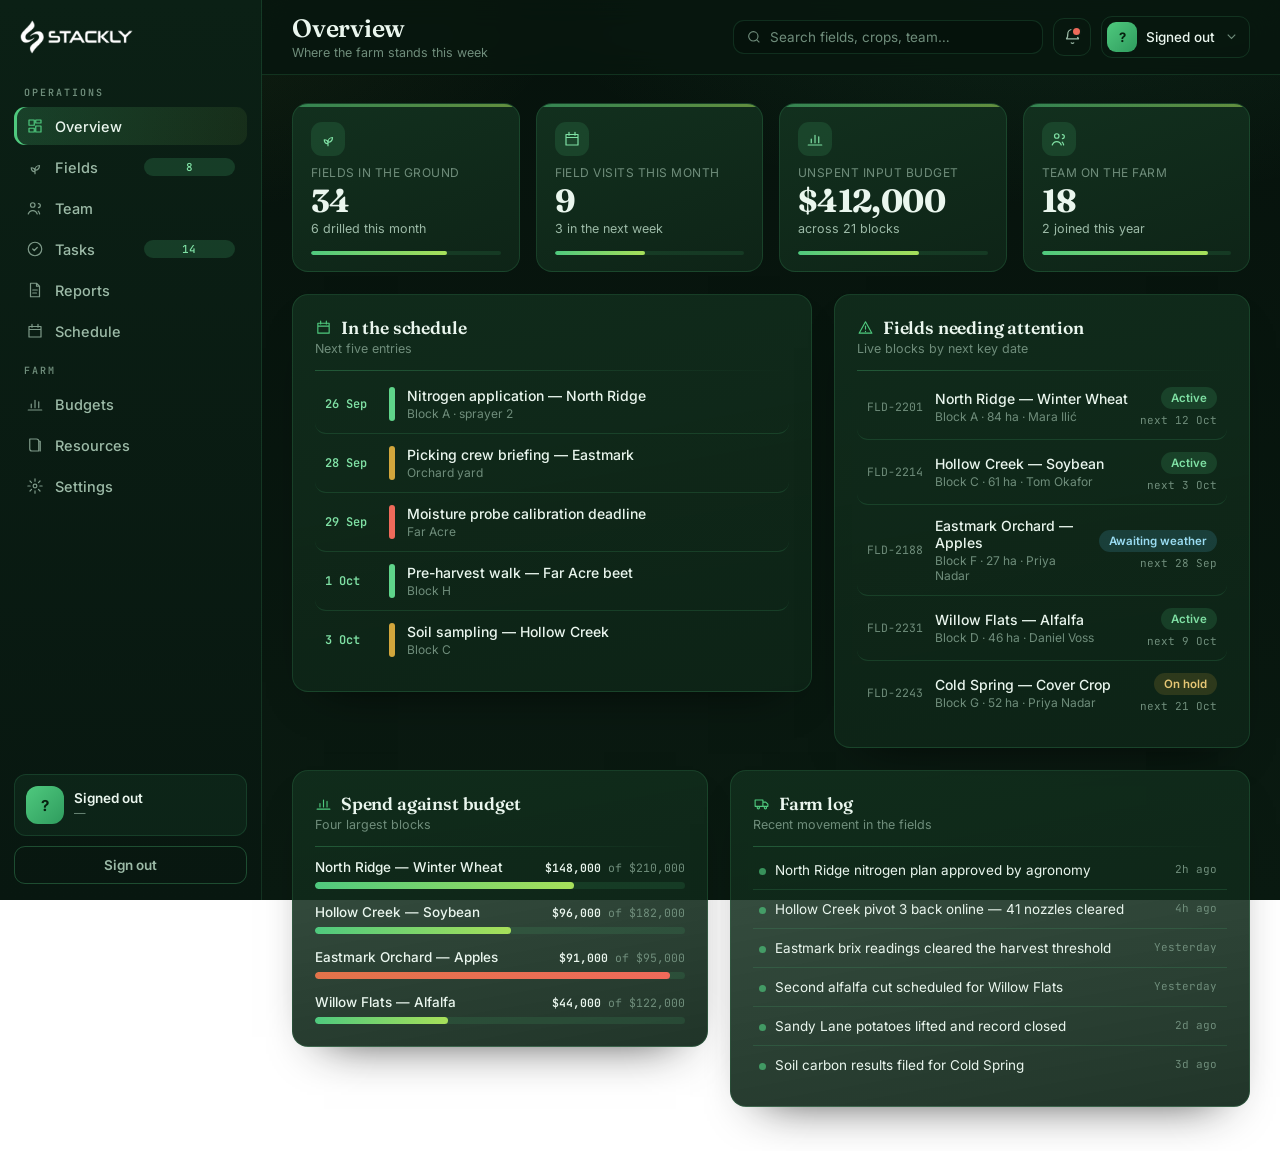
<file: html/dashboard.html>
<!DOCTYPE html>
<html lang="en">
<head>
<meta charset="UTF-8" />
<meta name="viewport" content="width=device-width, initial-scale=1.0" />
<title>Agritech Solutions — Farm Console</title>
<link rel="preconnect" href="https://fonts.googleapis.com" />
<link rel="preconnect" href="https://fonts.gstatic.com" crossorigin />
<link href="https://fonts.googleapis.com/css2?family=Fraunces:ital,opsz,wght@0,9..144,600;0,9..144,700&family=Inter:wght@400;500;600&family=JetBrains+Mono:wght@400;600&display=swap" rel="stylesheet" />
<link rel="stylesheet" href="../css/dashboard.css" />
</head>
<body>
<div class="console">
  <div class="rail-scrim" id="sidebar-overlay"></div>

  <!-- ============ RAIL ============ -->
  <aside class="rail" id="sidebar">
    <div class="rail-head">
      <button class="brand" id="brand-home-btn" aria-label="Go to overview">
        <img id="brand-logo-img" class="brand-img" src="../assets/Logo.webp" alt="Agritech Solutions" onerror="this.style.display='none';this.nextElementSibling.style.display='inline-flex'">
        <span class="brand-word" style="display:none">AGRITECH</span>
      </button>
      <button class="rail-close" id="close-sidebar-btn" aria-label="Close menu">
        <svg viewBox="0 0 24 24" fill="none" stroke="currentColor" stroke-width="1.8" stroke-linecap="round"><path d="M6 6l12 12M18 6L6 18"/></svg>
      </button>
    </div>

    <p class="rail-label">Operations</p>
    <nav class="rail-nav" id="nav-main"></nav>
    <p class="rail-label">Farm</p>
    <nav class="rail-nav" id="nav-management"></nav>

    <div class="rail-foot">
      <div class="rail-user">
        <span class="seal-initial" id="sidebar-user-avatar">–</span>
        <div class="rail-user-info">
          <span class="rail-user-name" id="sidebar-user-name">Signed out</span>
          <span class="rail-user-email" id="sidebar-user-email">—</span>
        </div>
      </div>
      <button class="rail-signout" id="logout-btn">Sign out</button>
    </div>
  </aside>

  <!-- ============ MAIN ============ -->
  <main class="stage">
    <header class="topbar" id="topbar">
      <div class="topbar-left">
        <button class="burger" id="hamburger-btn" aria-label="Open menu"><span></span><span></span><span></span></button>
        <div class="page-title">
          <h1 id="page-title-text">Overview</h1>
          <p id="page-sub-text"></p>
        </div>
      </div>
      <div class="topbar-right">
        <form class="finder" id="topbar-search" autocomplete="off" role="search">
          <button type="submit" class="finder-go" aria-label="Search">
            <svg viewBox="0 0 24 24" fill="none" stroke="currentColor" stroke-width="1.7"><circle cx="11" cy="11" r="7"/><path d="M20 20l-4.2-4.2"/></svg>
          </button>
          <input id="topbar-search-input" placeholder="Search fields, crops, team…">
        </form>
        <button class="bell" id="notif-btn" aria-label="Alerts">
          <svg viewBox="0 0 24 24" fill="none" stroke="currentColor" stroke-width="1.6" stroke-linecap="round"><path d="M18 9a6 6 0 1 0-12 0c0 5-2 6-2 6h16s-2-1-2-6"/><path d="M10.5 20a2 2 0 0 0 3 0"/></svg>
          <span class="bell-dot"></span>
        </button>
        <div class="whoami" id="topbar-user">
          <button class="whoami-btn" id="topbar-user-btn">
            <span class="seal-initial sm" id="topbar-user-avatar">–</span>
            <span class="whoami-name" id="topbar-user-name">Signed out</span>
            <svg class="whoami-caret" viewBox="0 0 24 24" fill="none" stroke="currentColor" stroke-width="1.8"><path d="M6 9l6 6 6-6"/></svg>
          </button>
          <div class="whoami-menu" id="topbar-user-menu">
            <div class="whoami-menu-head">
              <span>Signed in as</span>
              <span class="whoami-menu-email" id="topbar-user-email">—</span>
            </div>
            <button class="whoami-item" data-nav="settings">Settings</button>
            <button class="whoami-item danger" id="topbar-logout-btn">Sign out</button>
          </div>
        </div>
      </div>
    </header>
    <div class="sheet" id="content-area"></div>
  </main>
</div>

<script src="https://cdnjs.cloudflare.com/ajax/libs/gsap/3.12.5/gsap.min.js"></script>
<script>
if ('scrollRestoration' in history) history.scrollRestoration = 'manual';
window.scrollTo(0, 0);

/* =========================================================
   ICONS
   ========================================================= */
const ICONS = {
  grid:   'M4 4h7v7H4zM13 4h7v4h-7zM13 12h7v8h-7zM4 15h7v5H4z',
  sprout: 'M12 21v-7M12 16c0-3.3 2.5-6 6-6 0 3.9-2.5 6.6-6 6M12 18c0-2.8-2-5-5-5 0 3.4 2 5.6 5 5',
  team:   'M9 11a3 3 0 1 0 0-6 3 3 0 0 0 0 6M3 20c1-3 3.4-4.6 6-4.6S14 17 15 20M16.5 11.4a2.6 2.6 0 0 0 0-5.2M18.2 20c-.4-1.6-1-2.9-1.9-3.8',
  check:  'M9 12l2 2 4-4M12 3a9 9 0 1 0 0 18 9 9 0 0 0 0-18',
  doc:    'M6 3h8l4 4v14H6zM14 3v4h4M9 12h6M9 16h5',
  cal:    'M4 6h16v14H4zM4 10h16M8 3v4M16 3v4',
  chart:  'M3 20h18M7 17v-5M12 17V7M17 17v-8',
  book:   'M5 4h9a3 3 0 0 1 3 3v13H8a3 3 0 0 1-3-3zM17 7h2v13',
  gear:   'M12 9.5a2.5 2.5 0 1 0 0 5 2.5 2.5 0 0 0 0-5M12 2.5v3M12 18.5v3M2.5 12h3M18.5 12h3M5.3 5.3l2.1 2.1M16.6 16.6l2.1 2.1M18.7 5.3l-2.1 2.1M7.4 16.6l-2.1 2.1',
  drop:   'M12 3s6 6.6 6 10.5a6 6 0 0 1-12 0C6 9.6 12 3 12 3z',
  sun:    'M12 7.5a4.5 4.5 0 1 0 0 9 4.5 4.5 0 0 0 0-9M12 2v2.4M12 19.6V22M2 12h2.4M19.6 12H22M5 5l1.7 1.7M17.3 17.3 19 19M19 5l-1.7 1.7M6.7 17.3 5 19',
  alert:  'M12 4l9 16H3zM12 10v4.2M12 17.4v.4',
  truck:  'M3 7h11v9H3zM14 10h4l3 3v3h-7zM7.5 19.5a1.6 1.6 0 1 0 0-3.2 1.6 1.6 0 0 0 0 3.2M17.5 19.5a1.6 1.6 0 1 0 0-3.2 1.6 1.6 0 0 0 0 3.2'
};
function ico(name, cls) {
  return `<svg class="${cls || 'ico'}" viewBox="0 0 24 24" fill="none" stroke="currentColor" stroke-width="1.6" stroke-linecap="round" stroke-linejoin="round"><path d="${ICONS[name] || ICONS.grid}"/></svg>`;
}

/* =========================================================
   OPERATION AREAS
   ========================================================= */
const areaAccents = {
  "Field ops":   "#5fd48a",
  "Irrigation":  "#54c3e8",
  "Soil health": "#d2a63c",
  "Harvest":     "#f08b4c",
  "Livestock":   "#b392e0"
};

/* ---------- Fields ---------- */
const matters = [
  { ref: "FLD-2201", name: "North Ridge — Winter Wheat",    client: "Block A · 84 ha", area: "Field ops",   stage: "Tillering",     status: "Active",          progress: 64,  next: "12 Oct", fee: "Drip",     lead: "Mara Ilić" },
  { ref: "FLD-2214", name: "Hollow Creek — Soybean",        client: "Block C · 61 ha", area: "Irrigation",  stage: "Pod fill",      status: "Active",          progress: 41,  next: "3 Oct",  fee: "Pivot",    lead: "Tom Okafor" },
  { ref: "FLD-2188", name: "Eastmark Orchard — Apples",     client: "Block F · 27 ha", area: "Harvest",     stage: "Pre-harvest",   status: "Awaiting weather",progress: 78,  next: "28 Sep", fee: "Micro-jet",lead: "Priya Nadar" },
  { ref: "FLD-2231", name: "Willow Flats — Alfalfa",        client: "Block D · 46 ha", area: "Livestock",   stage: "Second cut",    status: "Active",          progress: 52,  next: "9 Oct",  fee: "Rainfed",  lead: "Daniel Voss" },
  { ref: "FLD-2150", name: "Sandy Lane — Potatoes",         client: "Block B · 33 ha", area: "Harvest",     stage: "Lifted",        status: "Harvested",       progress: 100, next: "—",      fee: "Drip",     lead: "Elena Cho" },
  { ref: "FLD-2243", name: "Cold Spring — Cover Crop",      client: "Block G · 52 ha", area: "Soil health", stage: "Establishing",  status: "On hold",         progress: 22,  next: "21 Oct", fee: "Rainfed",  lead: "Priya Nadar" },
  { ref: "FLD-2226", name: "Mill Bottom — Maize",           client: "Block E · 78 ha", area: "Field ops",   stage: "Grain fill",    status: "Active",          progress: 69,  next: "6 Oct",  fee: "Pivot",    lead: "Tom Okafor" },
  { ref: "FLD-2209", name: "Far Acre — Sugar Beet",         client: "Block H · 58 ha", area: "Irrigation",  stage: "Canopy close", status: "Awaiting weather",progress: 87,  next: "1 Oct",  fee: "Pivot",    lead: "Mara Ilić" }
];

/* ---------- Team ---------- */
const counsel = [
  { name: "Mara Ilić",    role: "Farm Manager",       called: 2009, initials: "MI", status: "in-field",  matters: 2, practice: "Arable agronomy",       email: "m.ilic@agritech.farm" },
  { name: "Tom Okafor",   role: "Senior Agronomist",  called: 2012, initials: "TO", status: "in-field",  matters: 2, practice: "Irrigation & water",    email: "t.okafor@agritech.farm" },
  { name: "Priya Nadar",  role: "Soil Scientist",     called: 2014, initials: "PN", status: "on-site",   matters: 2, practice: "Soil health & cover",   email: "p.nadar@agritech.farm" },
  { name: "Daniel Voss",  role: "Livestock Lead",     called: 2017, initials: "DV", status: "in-field",  matters: 1, practice: "Forage & grazing",      email: "d.voss@agritech.farm" },
  { name: "Elena Cho",    role: "Harvest Coordinator",called: 2019, initials: "EC", status: "in-field",  matters: 1, practice: "Yield & logistics",     email: "e.cho@agritech.farm" },
  { name: "Marcus Ide",   role: "Field Technician",   called: 2020, initials: "MD", status: "on-site",   matters: 3, practice: "Sensors & telemetry",   email: "m.ide@agritech.farm" },
  { name: "Aiko Yamada",  role: "Data Analyst",       called: 2021, initials: "AY", status: "in-field",  matters: 0, practice: "Yield modelling",       email: "a.yamada@agritech.farm" }
];

/* ---------- Tasks ---------- */
const deadlines = [
  { id: "TSK-1024", task: "Apply nitrogen top dressing",        matter: "FLD-2201", area: "Field ops",   type: "Application", due: "26 Sep", priority: "High",   status: "In progress" },
  { id: "TSK-1031", task: "Service pivot 3 end gun",            matter: "FLD-2214", area: "Irrigation",  type: "Maintenance", due: "30 Sep", priority: "High",   status: "Open" },
  { id: "TSK-1044", task: "Book picking crew for Eastmark",     matter: "FLD-2188", area: "Harvest",     type: "Scheduling",  due: "28 Sep", priority: "Medium", status: "In progress" },
  { id: "TSK-1052", task: "Soil sample Block C to 60cm",        matter: "FLD-2214", area: "Soil health", type: "Sampling",    due: "3 Oct",  priority: "Medium", status: "Open" },
  { id: "TSK-1067", task: "Cut and bale second alfalfa flush",  matter: "FLD-2231", area: "Livestock",   type: "Field work",  due: "7 Oct",  priority: "High",   status: "Open" },
  { id: "TSK-1078", task: "Calibrate moisture probes row 4-9",  matter: "FLD-2209", area: "Irrigation",  type: "Calibration", due: "29 Sep", priority: "High",   status: "In progress" },
  { id: "TSK-1090", task: "Order cover crop seed for Cold Spring", matter: "FLD-2243", area: "Soil health", type: "Procurement", due: "11 Oct", priority: "Low", status: "Open" },
  { id: "TSK-1103", task: "Close out Sandy Lane harvest record", matter: "FLD-2150", area: "Harvest",     type: "Records",     due: "18 Sep", priority: "Low",    status: "Completed" }
];

/* ---------- Reports ---------- */
const memos = [
  { title: "Nitrogen response trial — North Ridge",      author: "Ilić, M.",   area: "Field ops",   year: 2025, status: "Filed",     reads: 24 },
  { title: "Water use efficiency — Hollow Creek pivots", author: "Okafor, T.", area: "Irrigation",  year: 2025, status: "Filed",     reads: 41 },
  { title: "Soil organic matter three-year trend",       author: "Nadar, P.",  area: "Soil health", year: 2025, status: "Filed",     reads: 63 },
  { title: "Forage quality after second cut",            author: "Voss, D.",   area: "Livestock",   year: 2025, status: "In review", reads: 0 },
  { title: "Apple grade-out and packhouse losses",       author: "Cho, E.",    area: "Harvest",     year: 2024, status: "Filed",     reads: 18 },
  { title: "Sensor drift audit — telemetry network",     author: "Ide, M.",    area: "Field ops",   year: 2025, status: "Draft",     reads: 0 }
];

/* ---------- Schedule ---------- */
const courtDiary = [
  { date: "26 Sep", event: "Nitrogen application — North Ridge",     venue: "Block A · sprayer 2",     type: "visit" },
  { date: "28 Sep", event: "Picking crew briefing — Eastmark",       venue: "Orchard yard",            type: "normal" },
  { date: "29 Sep", event: "Moisture probe calibration deadline",    venue: "Far Acre",                type: "urgent" },
  { date: "1 Oct",  event: "Pre-harvest walk — Far Acre beet",       venue: "Block H",                 type: "visit" },
  { date: "3 Oct",  event: "Soil sampling — Hollow Creek",           venue: "Block C",                 type: "normal" },
  { date: "7 Oct",  event: "Alfalfa cut and bale",                   venue: "Willow Flats",            type: "visit" },
  { date: "12 Oct", event: "Agronomy review — winter wheat plan",    venue: "Farm office",             type: "visit" },
  { date: "21 Oct", event: "Cover crop drilling window opens",       venue: "Cold Spring",             type: "normal" },
  { date: "30 Oct", event: "Quarterly input cost review",            venue: "Farm office",             type: "normal" }
];

/* ---------- Budgets ---------- */
const billing = [
  { account: "North Ridge — Winter Wheat",  area: "Field ops",   budget: 210000, billed: 148000 },
  { account: "Hollow Creek — Soybean",      area: "Irrigation",  budget: 182000, billed: 96000 },
  { account: "Eastmark Orchard — Apples",   area: "Harvest",     budget: 95000,  billed: 91000 },
  { account: "Willow Flats — Alfalfa",      area: "Livestock",   budget: 122000, billed: 44000 },
  { account: "Mill Bottom — Maize",         area: "Field ops",   budget: 140000, billed: 119000 },
  { account: "Far Acre — Sugar Beet",       area: "Irrigation",  budget: 176000, billed: 162000 },
  { account: "Cold Spring — Cover Crop",    area: "Soil health", budget: 68000,  billed: 12000 }
];

/* ---------- Resource library ---------- */
const precedents = [
  { title: "Winter Wheat Agronomy Handbook 2025", type: "Handbook",  year: 2025, pages: 96,  uses: 384 },
  { title: "Irrigation Scheduling Calculator",    type: "Tool",      year: 2024, pages: 148, uses: 712 },
  { title: "Soil Sampling Protocol",              type: "Protocol",  year: 2024, pages: 62,  uses: 245 },
  { title: "Harvest Readiness Checklist",         type: "Checklist", year: 2025, pages: 40,  uses: 563 },
  { title: "Cover Crop Species Selector",         type: "Guide",     year: 2023, pages: 110, uses: 192 }
];

/* ---------- Activity ---------- */
const chambersLog = [
  { text: "North Ridge nitrogen plan approved by agronomy", time: "2h ago" },
  { text: "Hollow Creek pivot 3 back online — 41 nozzles cleared", time: "4h ago" },
  { text: "Eastmark brix readings cleared the harvest threshold", time: "Yesterday" },
  { text: "Second alfalfa cut scheduled for Willow Flats", time: "Yesterday" },
  { text: "Sandy Lane potatoes lifted and record closed", time: "2d ago" },
  { text: "Soil carbon results filed for Cold Spring", time: "3d ago" },
  { text: "Two new moisture probes commissioned in Block E", time: "4d ago" }
];

const navItems = [
  { label: "Overview",  id: "dashboard",  icon: "grid" },
  { label: "Fields",    id: "matters",    icon: "sprout" },
  { label: "Team",      id: "counsel",    icon: "team" },
  { label: "Tasks",     id: "deadlines",  icon: "check" },
  { label: "Reports",   id: "memos",      icon: "doc" },
  { label: "Schedule",  id: "diary",      icon: "cal" },
  { label: "Budgets",   id: "billing",    icon: "chart" },
  { label: "Resources", id: "precedents", icon: "book" },
  { label: "Settings",  id: "settings",   icon: "gear" }
];

const statusClass = { "Active": "st-active", "Awaiting weather": "st-wait", "On hold": "st-hold", "Harvested": "st-closed" };
const priorityColor = { "Low": "#7fbf8f", "Medium": "#d2a63c", "High": "#ef6a5a" };
const memoStatusColor = { "Filed": "#5fd48a", "In review": "#d2a63c", "Draft": "#7d9585" };
const diaryColor = { urgent: "#ef6a5a", normal: "#d2a63c", visit: "#5fd48a" };

const pageMap = {
  dashboard:  { title: "Overview",   sub: "Where the farm stands this week" },
  matters:    { title: "Fields",     sub: "Every block currently in the ground" },
  counsel:    { title: "Team",       sub: "Agronomists, technicians and support" },
  deadlines:  { title: "Tasks",      sub: "Applications, maintenance and field work" },
  memos:      { title: "Reports",    sub: "Trial results and agronomy notes" },
  diary:      { title: "Schedule",   sub: "Field visits, windows and key dates" },
  billing:    { title: "Budgets",    sub: "Input budgets against spend to date" },
  precedents: { title: "Resources",  sub: "Handbooks, protocols and checklists" },
  settings:   { title: "Settings",   sub: "Profile and preferences" }
};

/* =========================================================
   SIGNED-IN USER LOOKUP
   Unchanged in behaviour: checks the usual key names across
   localStorage then sessionStorage, accepts a JSON object or
   a bare address, digs into nested objects, and finally
   sweeps every key for something that looks like an address.
   ========================================================= */
const EMAIL_RE = /^[A-Za-z0-9._%+-]+@[A-Za-z0-9.-]+\.[A-Za-z]{2,}$/;
const USER_KEY_CANDIDATES = [
  'user', 'currentUser', 'loggedInUser', 'authUser', 'stacklyUser', 'agritechUser',
  'userData', 'profile', 'account', 'auth', 'session',
  'userEmail', 'email', 'username'
];
const EMAIL_FIELDS = ['email', 'mail', 'useremail', 'emailaddress', 'e-mail', 'username', 'login', 'user'];
const NAME_FIELDS = ['name', 'fullname', 'displayname', 'firstname', 'givenname'];
let foundUserKey = null;

function asEmail(v) {
  if (typeof v !== 'string') return null;
  const s = v.trim();
  return EMAIL_RE.test(s) ? s : null;
}
function objToUser(obj, depth) {
  depth = depth || 0;
  if (!obj || depth > 4) return null;
  if (typeof obj === 'string') {
    const direct = asEmail(obj);
    if (direct) return { email: direct };
    return rawToUser(obj, depth + 1);
  }
  if (Array.isArray(obj)) {
    for (let i = 0; i < obj.length; i++) {
      const hit = objToUser(obj[i], depth + 1);
      if (hit) return hit;
    }
    return null;
  }
  if (typeof obj !== 'object') return null;
  for (const k in obj) {
    if (EMAIL_FIELDS.indexOf(String(k).toLowerCase()) === -1) continue;
    const hit = asEmail(obj[k]);
    if (hit) return Object.assign({}, obj, { email: hit });
  }
  for (const k in obj) {
    const hit = asEmail(obj[k]);
    if (hit) return Object.assign({}, obj, { email: hit });
  }
  for (const k in obj) {
    const v = obj[k];
    if (v && typeof v === 'object') {
      const nested = objToUser(v, depth + 1);
      if (nested) return nested;
    } else if (typeof v === 'string' && (v.trim().charAt(0) === '{' || v.trim().charAt(0) === '[')) {
      const nested = rawToUser(v, depth + 1);
      if (nested) return nested;
    }
  }
  return null;
}
function rawToUser(raw, depth) {
  depth = depth || 0;
  if (!raw || depth > 4) return null;
  const trimmed = String(raw).trim();
  if (!trimmed) return null;
  const first = trimmed.charAt(0);
  if (first === '{' || first === '[' || first === '"') {
    try { return objToUser(JSON.parse(trimmed), depth); } catch (e) {}
  }
  const direct = asEmail(trimmed);
  if (direct) return { email: direct };
  try { return objToUser(JSON.parse(trimmed), depth); } catch (e) { return null; }
}
function pickName(obj) {
  if (!obj || typeof obj !== 'object') return '';
  for (const k in obj) {
    if (NAME_FIELDS.indexOf(String(k).toLowerCase()) === -1) continue;
    const v = obj[k];
    if (typeof v === 'string' && v.trim() && !asEmail(v)) return v.trim();
  }
  return '';
}
function getCurrentUser() {
  const stores = [];
  try { if (window.localStorage) stores.push(localStorage); } catch (e) {}
  try { if (window.sessionStorage) stores.push(sessionStorage); } catch (e) {}
  for (let s = 0; s < stores.length; s++) {
    try { if (stores[s].getItem('isAuthenticated') === 'false') return null; } catch (e) {}
  }
  for (let s = 0; s < stores.length; s++) {
    for (let i = 0; i < USER_KEY_CANDIDATES.length; i++) {
      const key = USER_KEY_CANDIDATES[i];
      let hit = null;
      try { hit = rawToUser(stores[s].getItem(key)); } catch (e) {}
      if (hit) { foundUserKey = key; return hit; }
    }
  }
  for (let s = 0; s < stores.length; s++) {
    let len = 0;
    try { len = stores[s].length; } catch (e) {}
    for (let i = 0; i < len; i++) {
      let key = null, hit = null;
      try { key = stores[s].key(i); hit = rawToUser(stores[s].getItem(key)); } catch (e) {}
      if (hit) { foundUserKey = key; return hit; }
    }
  }
  return null;
}
function usernameFromEmail(email) { if (!email) return ''; return email.includes('@') ? email.split('@')[0] : email; }

const currentUser = getCurrentUser();
const currentEmail = currentUser ? (asEmail(currentUser.email) || '') : '';
const storedName = currentUser ? pickName(currentUser) : '';
const currentUsername = currentEmail || storedName ? (storedName || usernameFromEmail(currentEmail)) : '';
const currentInitial = ((currentEmail || currentUsername || '?').trim().charAt(0) || '?').toUpperCase();

function paintUserChrome() {
  const nameToShow = currentUsername || currentEmail || 'Signed out';
  const emailToShow = currentEmail || '—';
  document.getElementById('sidebar-user-avatar').textContent = currentInitial;
  document.getElementById('sidebar-user-name').textContent = nameToShow;
  document.getElementById('sidebar-user-name').setAttribute('title', nameToShow);
  document.getElementById('sidebar-user-email').textContent = emailToShow;
  document.getElementById('sidebar-user-email').setAttribute('title', emailToShow);
  document.getElementById('topbar-user-avatar').textContent = currentInitial;
  document.getElementById('topbar-user-name').textContent = nameToShow;
  document.getElementById('topbar-user-email').textContent = emailToShow;
}

function logout() {
  const keys = ['user', 'isAuthenticated', 'activeNav', 'settings'].concat(USER_KEY_CANDIDATES);
  if (foundUserKey && keys.indexOf(foundUserKey) === -1) keys.push(foundUserKey);
  keys.forEach(function (k) {
    try { localStorage.removeItem(k); } catch (e) {}
    try { sessionStorage.removeItem(k); } catch (e) {}
  });
  window.location.href = 'login.html';
}

function getSavedNav() {
  try { const saved = localStorage.getItem('activeNav'); if (saved && pageMap[saved]) return saved; } catch (e) {}
  return 'dashboard';
}
function loadSettings() {
  const defaults = { hearingAlerts: true, weeklyDigest: false, compactRows: false, language: "English" };
  try { const raw = localStorage.getItem('settings'); if (raw) return Object.assign(defaults, JSON.parse(raw)); } catch (e) {}
  return defaults;
}
function saveSettings() { try { localStorage.setItem('settings', JSON.stringify(state.settings)); } catch (e) {} }

let state = { activeNav: getSavedNav(), matterFilter: "All", deadlineSearch: "", settings: loadSettings() };

function money(n) { return "$" + n.toLocaleString(); }
function go404() { window.location.href = "404.html"; }
function areaTag(area) {
  const c = areaAccents[area] || "#5fd48a";
  return `<span class="area-tag" style="color:${c};border-color:${c}55;background:${c}18;">${area}</span>`;
}

function fillBars() {
  requestAnimationFrame(function () {
    document.querySelectorAll('[data-w]').forEach(function (el) {
      el.style.width = el.getAttribute('data-w') + '%';
    });
  });
}

function entrance() {
  if (typeof gsap === 'undefined') return;
  gsap.killTweensOf('.figure, .panel, .listing, .counsel-card, .precedent-card');
  gsap.fromTo('.figure', { opacity: 0, y: 14 }, { opacity: 1, y: 0, duration: 0.5, ease: 'power3.out', stagger: 0.06 });
  gsap.fromTo('.panel', { opacity: 0, y: 18 }, { opacity: 1, y: 0, duration: 0.55, ease: 'power3.out', stagger: 0.06, delay: 0.06 });
  gsap.fromTo('.panel-rule', { scaleX: 0 }, { scaleX: 1, duration: 0.8, ease: 'expo.out', stagger: 0.06, delay: 0.1 });
  gsap.fromTo('.listing, .counsel-card, .precedent-card, .runs-table tbody tr',
    { opacity: 0, x: -8 }, { opacity: 1, x: 0, duration: 0.4, ease: 'power2.out', stagger: 0.025, delay: 0.15 });

  document.querySelectorAll('.figure-value').forEach(function (el) {
    const raw = el.textContent.trim();
    const match = raw.match(/^([^\d]*)([\d,]+\.?\d*)(.*)$/);
    if (!match) return;
    const prefix = match[1], numStr = match[2].replace(/,/g, ''), suffix = match[3];
    const num = parseFloat(numStr);
    if (isNaN(num)) return;
    const isInt = Number.isInteger(num) && numStr.indexOf('.') === -1;
    const counter = { val: 0 };
    gsap.to(counter, {
      val: num, duration: 1.1, ease: 'power2.out', delay: 0.1,
      onUpdate: function () {
        const shown = isInt ? Math.round(counter.val).toLocaleString() : counter.val.toFixed(1);
        el.textContent = prefix + shown + suffix;
      },
      onComplete: function () { el.textContent = raw; }
    });
  });
}

/* =========================================================
   STAT TILES — separate cards on a grid, each with its own
   icon, ring and reading
   ========================================================= */
function figureBand(items) {
  return `<section class="band">${items.map(function (f) {
    return `<div class="figure" onclick="go404()">
      <span class="figure-ico">${ico(f.icon || 'sprout')}</span>
      <span class="figure-label">${f.label}</span>
      <span class="figure-value">${f.value}</span>
      <span class="figure-note">${f.note || ''}</span>
      <span class="figure-track"><span class="figure-fill" data-w="${f.bar}"></span></span>
    </div>`;
  }).join("")}</section>`;
}

/* =========================================================
   OVERVIEW
   ========================================================= */
function renderDashboard() {
  const band = figureBand([
    { label: "Fields in the ground", value: "34",       note: "6 drilled this month",  bar: 72, icon: "sprout" },
    { label: "Field visits this month", value: "9",     note: "3 in the next week",    bar: 48, icon: "cal" },
    { label: "Unspent input budget", value: "$412,000", note: "across 21 blocks",      bar: 64, icon: "chart" },
    { label: "Team on the farm",     value: "18",       note: "2 joined this year",    bar: 88, icon: "team" }
  ]);

  const today = courtDiary.slice(0, 5).map(function (d) {
    return `<li class="docket" onclick="go404()">
      <span class="docket-date">${d.date}</span>
      <span class="docket-mark" style="background:${diaryColor[d.type]}"></span>
      <span class="docket-body">
        <span class="docket-event">${d.event}</span>
        <span class="docket-venue">${d.venue}</span>
      </span>
    </li>`;
  }).join("");

  const attention = matters.filter(function (m) { return m.status !== "Harvested"; }).slice(0, 5).map(function (m) {
    return `<li class="listing" onclick="go404()">
      <span class="listing-ref">${m.ref}</span>
      <span class="listing-main">
        <span class="listing-title">${m.name}</span>
        <span class="listing-sub">${m.client} · ${m.lead}</span>
      </span>
      <span class="listing-side">
        <span class="badge ${statusClass[m.status]}">${m.status}</span>
        <span class="listing-date">next ${m.next}</span>
      </span>
    </li>`;
  }).join("");

  const bills = billing.slice(0, 4).map(function (b) {
    const pct = Math.round(b.billed / b.budget * 100);
    return `<div class="meter" onclick="go404()">
      <div class="meter-top">
        <span class="meter-name">${b.account}</span>
        <span class="meter-figures"><b>${money(b.billed)}</b> of ${money(b.budget)}</span>
      </div>
      <div class="meter-track"><div class="meter-fill ${pct > 90 ? 'over' : ''}" data-w="${pct}"></div></div>
    </div>`;
  }).join("");

  const log = chambersLog.slice(0, 6).map(function (a) {
    return `<li class="note" onclick="go404()">
      <span class="note-text">${a.text}</span>
      <span class="note-time">${a.time}</span>
    </li>`;
  }).join("");

  return `
    ${band}
    <section class="split">
      <div class="panel">
        <div class="panel-head"><h2>${ico('cal','head-ico')}In the schedule</h2><p>Next five entries</p></div>
        <span class="panel-rule"></span>
        <ul class="docket-list">${today}</ul>
      </div>
      <div class="panel">
        <div class="panel-head"><h2>${ico('alert','head-ico')}Fields needing attention</h2><p>Live blocks by next key date</p></div>
        <span class="panel-rule"></span>
        <ul class="listing-list">${attention}</ul>
      </div>
    </section>
    <section class="split split-wide">
      <div class="panel">
        <div class="panel-head"><h2>${ico('chart','head-ico')}Spend against budget</h2><p>Four largest blocks</p></div>
        <span class="panel-rule"></span>
        <div class="meter-list">${bills}</div>
      </div>
      <div class="panel">
        <div class="panel-head"><h2>${ico('truck','head-ico')}Farm log</h2><p>Recent movement in the fields</p></div>
        <span class="panel-rule"></span>
        <ul class="note-list">${log}</ul>
      </div>
    </section>`;
}

/* =========================================================
   FIELDS
   ========================================================= */
function renderMatters() {
  const statuses = ["All", "Active", "Awaiting weather", "On hold", "Harvested"];
  const list = state.matterFilter === "All" ? matters : matters.filter(function (m) { return m.status === state.matterFilter; });

  const band = figureBand([
    { label: "Blocks on the books", value: String(matters.length), note: "all operations", bar: 100, icon: "sprout" },
    { label: "Active",              value: String(matters.filter(function(m){return m.status==="Active";}).length), note: "being worked now", bar: 60, icon: "check" },
    { label: "Awaiting weather",    value: String(matters.filter(function(m){return m.status==="Awaiting weather";}).length), note: "window not open", bar: 40, icon: "drop" },
    { label: "Harvested this year", value: String(matters.filter(function(m){return m.status==="Harvested";}).length), note: "records closed", bar: 20, icon: "truck" }
  ]);

  const chips = statuses.map(function (s) {
    return `<button class="chip matter-filter ${state.matterFilter === s ? 'chip-on' : ''}" data-filter="${s}">${s}</button>`;
  }).join("");

  const rows = list.map(function (m) {
    return `<tr onclick="go404()">
      <td class="ref-col" data-label="Ref">${m.ref}</td>
      <td class="stack-col" data-label="Field"><span class="t-name">${m.name}</span><span class="t-sub">${m.client}</span></td>
      <td data-label="Operation">${areaTag(m.area)}</td>
      <td class="plain-col" data-label="Stage">${m.stage}</td>
      <td data-label="Status"><span class="badge ${statusClass[m.status]}">${m.status}</span></td>
      <td data-label="Progress"><div class="progress"><div class="progress-track"><div class="progress-fill" data-w="${m.progress}"></div></div><span class="progress-pct">${m.progress}%</span></div></td>
      <td class="plain-col" data-label="Agronomist">${m.lead}</td>
      <td class="plain-col" data-label="Next visit">${m.next}</td>
      <td class="plain-col" data-label="Watering">${m.fee}</td>
    </tr>`;
  }).join("");

  return `${band}
    <div class="panel">
      <div class="panel-head panel-head-row">
        <div><h2>${ico('sprout','head-ico')}Field register</h2><p>Every block, with its stage and next date</p></div>
        <div class="chip-row">${chips}</div>
      </div>
      <span class="panel-rule"></span>
      <div class="table-wrap"><table class="runs-table">
        <thead><tr><th>Ref</th><th>Field</th><th>Operation</th><th>Stage</th><th>Status</th><th>Progress</th><th>Agronomist</th><th>Next visit</th><th>Watering</th></tr></thead>
        <tbody>${rows || '<tr><td colspan="9" class="empty">No blocks in that state.</td></tr>'}</tbody></table></div>
    </div>`;
}

/* =========================================================
   TEAM
   ========================================================= */
function renderCounsel() {
  const band = figureBand([
    { label: "Team members",     value: String(counsel.length), note: "across the farm", bar: 80, icon: "team" },
    { label: "In the field today", value: String(counsel.filter(function(c){return c.status==="in-field";}).length), note: "available", bar: 85, icon: "sprout" },
    { label: "Blocks led",       value: String(counsel.reduce(function(a,c){return a+c.matters;},0)), note: "currently assigned", bar: 70, icon: "check" },
    { label: "Average years on", value: String(Math.round(counsel.reduce(function(a,c){return a + (2026 - c.called);},0) / counsel.length)), note: "with the farm", bar: 75, icon: "sun" }
  ]);

  const cards = counsel.map(function (c) {
    return `<article class="counsel-card" onclick="go404()">
      <header>
        <span class="seal-initial md">${c.initials}<i class="pip pip-${c.status}"></i></span>
        <span>
          <span class="counsel-name">${c.name}</span>
          <span class="counsel-role">${c.role}</span>
        </span>
      </header>
      <dl class="counsel-meta">
        <div><dt>Speciality</dt><dd>${c.practice}</dd></div>
        <div><dt>Joined</dt><dd>${c.called}</dd></div>
        <div><dt>Blocks led</dt><dd>${c.matters}</dd></div>
        <div><dt>Email</dt><dd class="break">${c.email}</dd></div>
      </dl>
    </article>`;
  }).join("");

  return `${band}
    <div class="panel">
      <div class="panel-head"><h2>${ico('team','head-ico')}Who is who</h2><p>Agronomists, technicians and support</p></div>
      <span class="panel-rule"></span>
      <div class="counsel-grid">${cards}</div>
    </div>`;
}

/* =========================================================
   TASKS
   The search reads every column — reference, task, block,
   operation, type, due date, priority and status — and each
   word typed has to match somewhere, so "high irrigation"
   narrows rather than widens.
   ========================================================= */
function deadlineMatches(d, terms) {
  if (!terms.length) return true;
  const hay = [d.id, d.task, d.matter, d.area, d.type, d.due, d.priority, d.status]
    .join(" ").toLowerCase();
  return terms.every(function (t) { return hay.indexOf(t) > -1; });
}

function renderDeadlines() {
  const terms = state.deadlineSearch.toLowerCase().split(/\s+/).filter(Boolean);
  const list = deadlines.filter(function (d) { return deadlineMatches(d, terms); });

  const band = figureBand([
    { label: "Tasks in the system", value: "412", note: "next twelve months", bar: 75, icon: "check" },
    { label: "Due within 7 days",   value: "14",  note: "needs attention",    bar: 55, icon: "alert" },
    { label: "Completed this month",value: "54",  note: "done on time",       bar: 40, icon: "truck" },
    { label: "Missed",              value: "0",   note: "clean record",       bar: 4,  icon: "sun" }
  ]);

  const sub = terms.length
    ? `Showing ${list.length} of ${deadlines.length} entries`
    : "Everything with a clock running against it";

  const rows = list.map(function (d) {
    return `<tr onclick="go404()">
      <td class="ref-col" data-label="Ref">${d.id}</td>
      <td class="stack-col" data-label="Task"><span class="t-name">${d.task}</span><span class="t-sub">${d.matter}</span></td>
      <td data-label="Operation">${areaTag(d.area)}</td>
      <td class="plain-col" data-label="Type">${d.type}</td>
      <td class="plain-col" data-label="Due">${d.due}</td>
      <td data-label="Priority"><span class="priority" style="color:${priorityColor[d.priority]}">${d.priority}</span></td>
      <td data-label="Status"><span class="badge ${d.status === 'Completed' ? 'st-closed' : d.status === 'In progress' ? 'st-active' : 'st-hold'}">${d.status}</span></td>
    </tr>`;
  }).join("");

  return `${band}
    <div class="panel">
      <div class="panel-head panel-head-row">
        <div><h2>${ico('check','head-ico')}Field task list</h2><p>${sub}</p></div>
        <label class="finder finder-inline">
          <svg viewBox="0 0 24 24" fill="none" stroke="currentColor" stroke-width="1.7"><circle cx="11" cy="11" r="7"/><path d="M20 20l-4.2-4.2"/></svg>
          <input id="product-search-input" placeholder="Task, operation, priority, status…" value="${state.deadlineSearch}">
        </label>
      </div>
      <span class="panel-rule"></span>
      <div class="table-wrap"><table class="runs-table">
        <thead><tr><th>Ref</th><th>Task</th><th>Operation</th><th>Type</th><th>Due</th><th>Priority</th><th>Status</th></tr></thead>
        <tbody>${rows || '<tr><td colspan="7" class="empty">Nothing matches that search.</td></tr>'}</tbody></table></div>
    </div>`;
}

/* =========================================================
   REPORTS
   ========================================================= */
function renderMemos() {
  const band = figureBand([
    { label: "Reports on file", value: String(memos.length), note: "trials and notes", bar: 80, icon: "doc" },
    { label: "Filed",           value: String(memos.filter(function(m){return m.status==="Filed";}).length), note: "circulated", bar: 70, icon: "check" },
    { label: "In review",       value: String(memos.filter(function(m){return m.status==="In review";}).length), note: "with the manager", bar: 20, icon: "alert" },
    { label: "Internal reads",  value: String(memos.reduce(function(a,m){return a+m.reads;},0)), note: "this quarter", bar: 60, icon: "team" }
  ]);

  const rows = memos.map(function (m) {
    return `<article class="listing listing-block" onclick="go404()">
      <span class="listing-main">
        <span class="listing-title">${m.title}</span>
        <span class="listing-sub">${m.author} · ${m.area} · ${m.year}</span>
      </span>
      <span class="listing-side">
        <span class="badge" style="background:${memoStatusColor[m.status]}22;color:${memoStatusColor[m.status]}">${m.status}</span>
        ${m.reads > 0 ? `<span class="listing-date">${m.reads} reads</span>` : ''}
      </span>
    </article>`;
  }).join("");

  return `${band}
    <div class="panel">
      <div class="panel-head"><h2>${ico('doc','head-ico')}Trial results and agronomy notes</h2><p>Written work held on the farm</p></div>
      <span class="panel-rule"></span>
      <div class="listing-list">${rows}</div>
    </div>`;
}

/* =========================================================
   SCHEDULE
   ========================================================= */
function renderDiary() {
  const rows = courtDiary.map(function (d) {
    const parts = d.date.split(" ");
    let tag = "";
    if (d.type === "urgent") tag = `<span class="badge st-urgent">Deadline</span>`;
    if (d.type === "visit") tag = `<span class="badge st-hearing">Field visit</span>`;
    return `<div class="diary-row" onclick="go404()">
      <div class="diary-date">
        <span class="diary-day">${parts[0]}</span>
        <span class="diary-month">${parts[1]}</span>
      </div>
      <span class="diary-mark" style="background:${diaryColor[d.type]}"></span>
      <div class="diary-body">
        <span class="diary-event">${d.event}</span>
        <span class="diary-venue">${d.venue}</span>
      </div>
      ${tag}
    </div>`;
  }).join("");

  return `<div class="panel">
    <div class="panel-head"><h2>${ico('cal','head-ico')}Farm schedule</h2><p>Field visits, windows and internal deadlines</p></div>
    <span class="panel-rule"></span>
    <div class="diary-list">${rows}</div>
  </div>`;
}

/* =========================================================
   BUDGETS
   ========================================================= */
function renderBilling() {
  const budget = billing.reduce(function (a, b) { return a + b.budget; }, 0);
  const billed = billing.reduce(function (a, b) { return a + b.billed; }, 0);
  const unbilled = budget - billed;
  const rate = Math.round(billed / budget * 100);

  const band = figureBand([
    { label: "Input budgets set", value: money(budget),   note: "seven live blocks",  bar: 100, icon: "chart" },
    { label: "Spent to date",     value: money(billed),   note: rate + "% of budget", bar: rate, icon: "truck" },
    { label: "Still to spend",    value: money(unbilled), note: "work in progress",   bar: Math.round(unbilled / budget * 100), icon: "drop" },
    { label: "Utilisation",       value: rate + "%",      note: "against agreed plan",bar: rate, icon: "check" }
  ]);

  const rows = billing.map(function (b) {
    const pct = Math.round(b.billed / b.budget * 100);
    return `<div class="meter" onclick="go404()">
      <div class="meter-top">
        <span class="meter-name">${b.account} ${areaTag(b.area)}</span>
        <span class="meter-figures"><b>${money(b.billed)}</b> of ${money(b.budget)} <em style="color:${pct > 90 ? '#ef6a5a' : 'var(--leaf-lt)'}">${pct}%</em></span>
      </div>
      <div class="meter-track"><div class="meter-fill ${pct > 90 ? 'over' : ''}" data-w="${pct}"></div></div>
    </div>`;
  }).join("");

  return `${band}
    <div class="panel">
      <div class="panel-head"><h2>${ico('chart','head-ico')}Spend by block</h2><p>Input spend against the agreed budget</p></div>
      <span class="panel-rule"></span>
      <div class="meter-list">${rows}</div>
    </div>`;
}

/* =========================================================
   RESOURCES
   ========================================================= */
function renderPrecedents() {
  const band = figureBand([
    { label: "Documents held", value: String(precedents.length), note: "kept by the agronomy team", bar: 80, icon: "book" },
    { label: "Times used",     value: precedents.reduce(function(a,p){return a+p.uses;},0).toLocaleString(), note: "across all blocks", bar: 90, icon: "check" },
    { label: "Total pages",    value: precedents.reduce(function(a,p){return a+p.pages;},0).toLocaleString(), note: "reference material", bar: 65, icon: "doc" },
    { label: "Latest revision",value: "2025", note: "reviewed each season", bar: 100, icon: "sun" }
  ]);

  const cards = precedents.map(function (p) {
    return `<article class="precedent-card" onclick="go404()">
      <span class="precedent-ico">${ico('book')}</span>
      <h3>${p.title}</h3>
      <p>${p.type} · ${p.year} · ${p.pages} pages</p>
      <footer>
        <span>${p.uses.toLocaleString()} uses</span>
        <button class="chip" onclick="event.stopPropagation();go404()">Open</button>
      </footer>
    </article>`;
  }).join("");

  return `${band}
    <div class="panel">
      <div class="panel-head"><h2>${ico('book','head-ico')}Resource library</h2><p>Handbooks, protocols and checklists</p></div>
      <span class="panel-rule"></span>
      <div class="precedent-grid">${cards}</div>
    </div>`;
}

/* =========================================================
   SETTINGS
   ========================================================= */
function switchHtml(id, value) {
  return `<span class="switch ${value ? 'on' : ''}" data-toggle="${id}" role="switch" aria-checked="${value}"><span class="switch-knob"></span></span>`;
}

function renderSettings() {
  const s = state.settings;
  const displayName = currentUsername || currentEmail || "Signed out";
  const displayEmail = currentEmail || "No account signed in";
  return `
    <div class="panel">
      <div class="panel-head"><h2>${ico('team','head-ico')}Account</h2><p>The profile signed in on this device</p></div>
      <span class="panel-rule"></span>
      <div class="account">
        <span class="seal-initial lg">${currentInitial}</span>
        <div>
          <span class="account-name">${displayName}</span>
          <span class="account-email">${displayEmail}</span>
          <span class="account-role">${currentUser ? (currentUser.role === 'admin' ? 'Administrator' : 'Farm team account') : 'Not signed in'}</span>
        </div>
      </div>
      <button class="chip" onclick="go404()">Edit profile</button>
    </div>

    <div class="panel">
      <div class="panel-head"><h2>${ico('gear','head-ico')}Preferences</h2><p>Alerts and how the console reads</p></div>
      <span class="panel-rule"></span>
      <div class="pref">
        <div><span class="pref-title">Weather alerts</span><span class="pref-desc">Notify me when frost, wind or heavy rain is forecast</span></div>
        ${switchHtml("hearingAlerts", s.hearingAlerts)}
      </div>
      <div class="pref">
        <div><span class="pref-title">Monday digest</span><span class="pref-desc">A summary of the week's field tasks every Monday morning</span></div>
        ${switchHtml("weeklyDigest", s.weeklyDigest)}
      </div>
      <div class="pref">
        <div><span class="pref-title">Compact rows</span><span class="pref-desc">Tighter spacing in the field and task tables</span></div>
        ${switchHtml("compactRows", s.compactRows)}
      </div>
      <div class="pref pref-last">
        <div><span class="pref-title">Language</span><span class="pref-desc">Interface display language</span></div>
        <select class="pref-select" id="lang-select">${["English","French","Spanish","Mandarin","Portuguese"].map(function(l){return `<option ${s.language===l?'selected':''}>${l}</option>`;}).join("")}</select>
      </div>
    </div>

    <div class="panel">
      <div class="panel-head"><h2>${ico('check','head-ico')}Session</h2><p>Sign out of this account on this device</p></div>
      <span class="panel-rule"></span>
      <div class="session">
        <p>Signed in as <strong>${displayEmail}</strong>. Signing out clears the session and returns you to the sign-in screen.</p>
        <button class="chip chip-danger" id="settings-logout-btn">Sign out</button>
      </div>
    </div>

    <div class="panel">
      <div class="panel-head"><h2>${ico('alert','head-ico')}Account actions</h2><p>These cannot be undone</p></div>
      <span class="panel-rule"></span>
      <div class="danger-row">
        <button class="chip chip-danger" onclick="go404()">Reset password</button>
        <button class="chip chip-danger" onclick="go404()">Close account</button>
      </div>
    </div>`;
}

const pageRenderers = {
  dashboard: renderDashboard, matters: renderMatters, counsel: renderCounsel,
  deadlines: renderDeadlines, memos: renderMemos, diary: renderDiary,
  billing: renderBilling, precedents: renderPrecedents, settings: renderSettings
};

/* =========================================================
   SHELL
   ========================================================= */
function renderNav() {
  const main = navItems.slice(0, 6);
  const mgmt = navItems.slice(6);
  function itemHtml(item) {
    const badge = item.id === "deadlines" ? `<span class="rail-badge">14</span>`
                : item.id === "matters"   ? `<span class="rail-badge">8</span>` : "";
    return `<button class="rail-item ${state.activeNav === item.id ? 'on' : ''}" data-nav="${item.id}">${ico(item.icon, 'rail-ico')}<span>${item.label}</span>${badge}</button>`;
  }
  document.getElementById("nav-main").innerHTML = main.map(itemHtml).join("");
  document.getElementById("nav-management").innerHTML = mgmt.map(itemHtml).join("");
}

function renderPage() {
  const page = pageMap[state.activeNav];
  document.getElementById("page-title-text").textContent = page.title;
  document.getElementById("page-sub-text").textContent = page.sub;
  document.getElementById("content-area").innerHTML = pageRenderers[state.activeNav]();
  document.body.classList.toggle('compact', !!state.settings.compactRows);
  renderNav();
  const settingsLogoutBtn = document.getElementById("settings-logout-btn");
  if (settingsLogoutBtn) settingsLogoutBtn.addEventListener("click", logout);
  window.scrollTo({ top: 0, left: 0, behavior: "instant" });
  fillBars();
  entrance();
}

function navigateTo(id) {
  state.activeNav = id;
  try { localStorage.setItem('activeNav', id); } catch (e) {}
  closeRail();
  closeWhoami();
  renderPage();
}

/* ---- rail open / close with page-scroll lock ---- */
let savedScrollY = 0;
function lockScroll() {
  savedScrollY = window.scrollY || window.pageYOffset || 0;
  document.documentElement.classList.add("nav-open");
  document.body.classList.add("nav-open");
}
function unlockScroll() {
  if (!document.body.classList.contains("nav-open")) return;
  document.documentElement.classList.remove("nav-open");
  document.body.classList.remove("nav-open");
  window.scrollTo(0, savedScrollY);
}
function openRail() {
  document.getElementById("sidebar").classList.add("open");
  document.getElementById("sidebar-overlay").classList.add("show");
  lockScroll();
}
function closeRail() {
  document.getElementById("sidebar").classList.remove("open");
  document.getElementById("sidebar-overlay").classList.remove("show");
  unlockScroll();
}
function closeWhoami() { document.getElementById("topbar-user").classList.remove("open"); }

document.getElementById("hamburger-btn").addEventListener("click", openRail);
document.getElementById("close-sidebar-btn").addEventListener("click", closeRail);
document.getElementById("brand-home-btn").addEventListener("click", function () { navigateTo("dashboard"); });
document.getElementById("sidebar-overlay").addEventListener("click", closeRail);
document.getElementById("notif-btn").addEventListener("click", go404);
document.getElementById("logout-btn").addEventListener("click", logout);
document.getElementById("topbar-logout-btn").addEventListener("click", logout);
document.getElementById("topbar-user-btn").addEventListener("click", function (e) {
  e.stopPropagation();
  document.getElementById("topbar-user").classList.toggle("open");
});
document.addEventListener("click", closeWhoami);
document.addEventListener("keydown", function (e) { if (e.key === "Escape") { closeRail(); closeWhoami(); } });
window.addEventListener("resize", function () { if (window.innerWidth > 1040) closeRail(); });

/* ---- topbar search: anything typed, then Enter or the
        magnifier, opens the results page ---- */
(function () {
  const form = document.getElementById("topbar-search");
  const input = document.getElementById("topbar-search-input");
  if (!form || !input) return;
  form.addEventListener("submit", function (e) {
    e.preventDefault();
    if (!input.value.trim()) { input.focus(); return; }
    go404();
  });
})();

document.addEventListener("click", function (e) {
  const navBtn = e.target.closest("[data-nav]");
  if (navBtn) { navigateTo(navBtn.getAttribute("data-nav")); return; }
  const filterBtn = e.target.closest(".matter-filter");
  if (filterBtn) { state.matterFilter = filterBtn.getAttribute("data-filter"); renderPage(); return; }
  const toggle = e.target.closest("[data-toggle]");
  if (toggle) {
    const key = toggle.getAttribute("data-toggle");
    state.settings[key] = !state.settings[key];
    saveSettings();
    toggle.classList.toggle("on", state.settings[key]);
    toggle.setAttribute("aria-checked", String(state.settings[key]));
    if (key === "compactRows") document.body.classList.toggle("compact", state.settings[key]);
    // The knob pop is a CSS animation, not a GSAP tween: GSAP would write an
    // inline transform (and translate:none) over the knob and strand it on the
    // wrong side of the track. Removing the class and forcing a reflow lets the
    // animation replay on every click.
    var knob = toggle.querySelector('.switch-knob');
    if (knob) {
      knob.classList.remove('pop');
      void knob.offsetWidth;
      knob.classList.add('pop');
    }
    return;
  }
});

document.addEventListener("input", function (e) {
  if (e.target && e.target.id === "product-search-input") {
    state.deadlineSearch = e.target.value;
    const caretPos = e.target.selectionStart;
    renderPage();
    const input = document.getElementById("product-search-input");
    if (input) { input.focus(); input.setSelectionRange(caretPos, caretPos); }
  }
});

document.addEventListener("change", function (e) {
  if (e.target && e.target.id === "lang-select") { state.settings.language = e.target.value; saveSettings(); }
});

paintUserChrome();
if (typeof gsap !== 'undefined') {
  gsap.from('#topbar', { y: -14, opacity: 0, duration: 0.5, ease: 'power2.out' });
  // The rail only slides in where it is a fixed column. Below that it is an
  // off-canvas drawer driven by a CSS transform, so an inline transform from
  // GSAP would fight the .open class — fade it instead and clear up after.
  if (window.innerWidth > 1040) {
    gsap.from('.rail', { x: -18, opacity: 0, duration: 0.6, ease: 'power3.out', clearProps: 'transform' });
  } else {
    gsap.from('.rail', { opacity: 0, duration: 0.4, ease: 'power2.out' });
  }
}
renderPage();
</script>
</body>
</html>
</file>
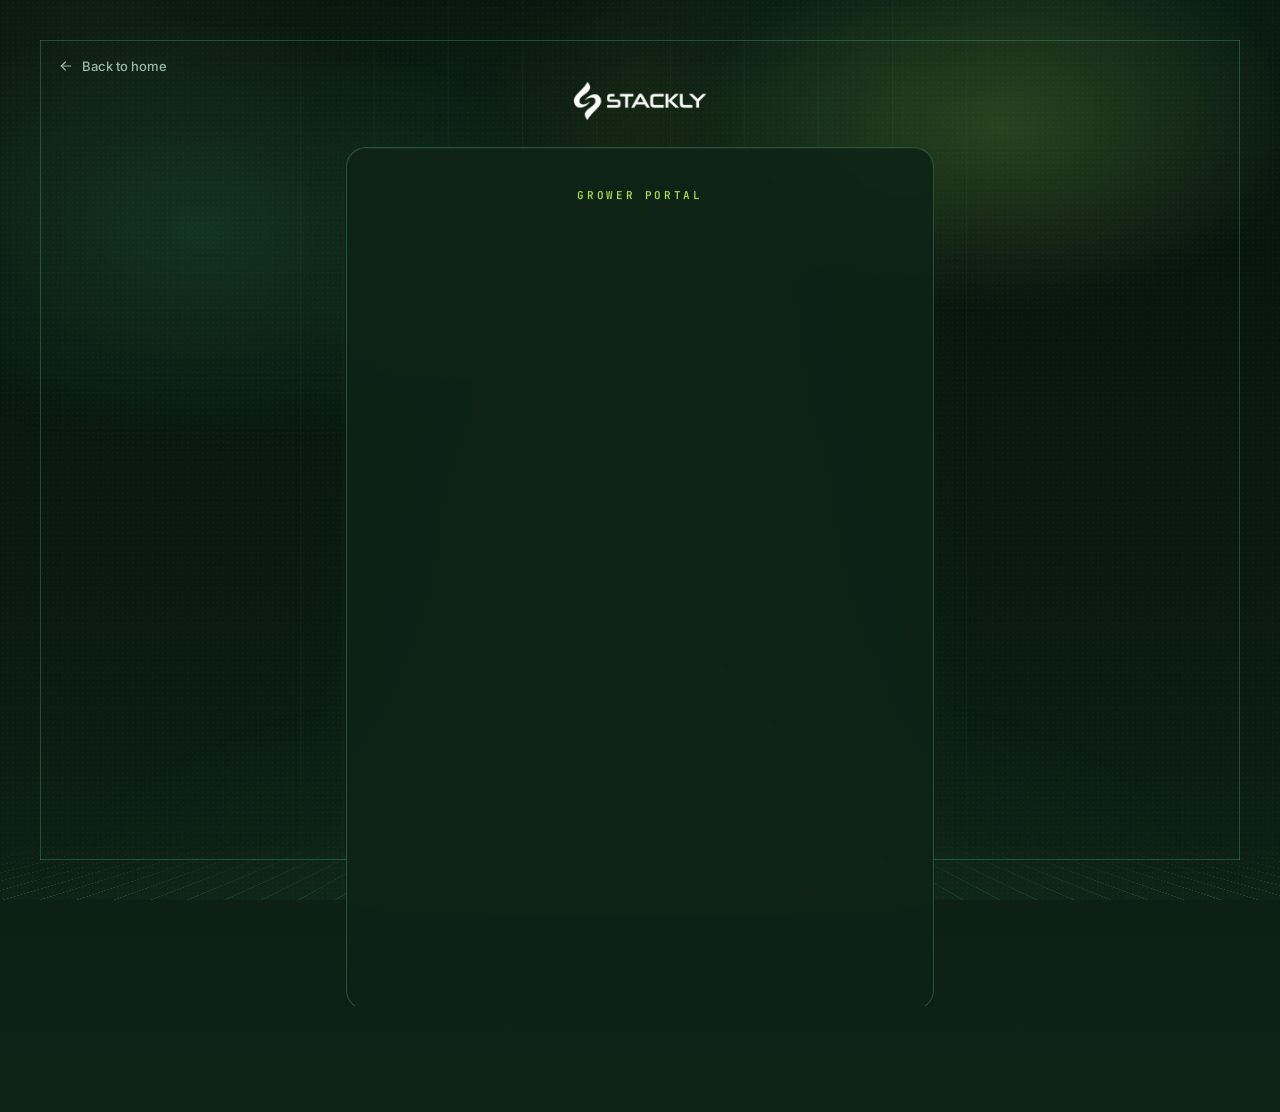
<file: html/login.html>
<!DOCTYPE html>
<html lang="en">
<head>
<meta charset="UTF-8">
<meta name="viewport" content="width=device-width, initial-scale=1.0">
<title>Agritech Solutions — Grower Portal Sign In</title>
<link rel="preconnect" href="https://fonts.googleapis.com">
<link rel="preconnect" href="https://fonts.gstatic.com" crossorigin>
<link href="https://fonts.googleapis.com/css2?family=Fraunces:ital,opsz,wght@0,9..144,600;0,9..144,700;1,9..144,600&family=Inter:wght@400;500;600&family=JetBrains+Mono:wght@400;600&display=swap" rel="stylesheet">
<script src="https://cdnjs.cloudflare.com/ajax/libs/gsap/3.12.5/gsap.min.js"></script>
<link rel="stylesheet" href="../css/login.css">
<script>
  /* hide the animated parts before first paint; released by the load timeline */
  document.documentElement.classList.add('pre');
  setTimeout(function(){
    if(typeof gsap === 'undefined'){ document.documentElement.classList.remove('pre'); }
  }, 1500);
</script>
</head>
<body>

<!-- ============ PORTAL (single centred column) ============ -->
<main class="portal">

  <!-- background layers -->
  <div class="chamber" aria-hidden="true">
    <div class="chamber-flute"></div>
    <div class="chamber-rows"></div>
    <div class="chamber-glow"></div>
    <div class="chamber-grain"></div>
  </div>

  <!-- document frame rules -->
  <div class="rule rule-t" id="ruleT" aria-hidden="true"></div>
  <div class="rule rule-b" id="ruleB" aria-hidden="true"></div>
  <div class="rule rule-l" id="ruleL" aria-hidden="true"></div>
  <div class="rule rule-r" id="ruleR" aria-hidden="true"></div>

  <!-- back to home -->
  <a href="index.html" class="back-home" id="backHome">
    <svg viewBox="0 0 24 24" fill="none" stroke="currentColor" stroke-width="1.8" stroke-linecap="round" stroke-linejoin="round"><path d="M19 12H5"/><path d="M11 18l-6-6 6-6"/></svg>
    <span>Back to home</span>
  </a>

  <div class="portal-col">

    <!-- brand, above the document -->
    <a href="index.html#hero" class="portal-logo" id="portalLogo">
      <img src="../assets/Logo.webp" alt="Agritech Solutions" onerror="this.style.display='none';this.nextElementSibling.style.display='inline-flex'">
      <span class="portal-word" style="display:none">AGRITECH SOLUTIONS</span>
    </a>

    <div class="deed-shell">

      <div class="deed" id="deed">

        <p class="kicker" id="kicker">Grower portal</p>

        <h1 class="deed-head" id="deedHead">
          <span class="l"><i>Sign in to your</i></span>
          <span class="l"><i>Agritech field records.</i></span>
        </h1>

        <p class="deed-sub" id="deedSub">Plot maps, soil reports and sensor history stay in one place. No account yet? <a href="signup.html">Create an account</a>.</p>

        <div class="role-toggle" id="roleToggle" data-role="user">
          <span class="role-ind" id="roleInd"></span>
          <button type="button" class="role-btn active" data-role-value="user">
            <svg viewBox="0 0 24 24" fill="none" stroke="currentColor" stroke-width="1.7" stroke-linecap="round" stroke-linejoin="round"><circle cx="12" cy="8" r="3.5"/><path d="M4.5 20c1.5-4 5-6 7.5-6s6 2 7.5 6"/></svg>
            User
          </button>
          <button type="button" class="role-btn" data-role-value="admin">
            <svg viewBox="0 0 24 24" fill="none" stroke="currentColor" stroke-width="1.7" stroke-linecap="round" stroke-linejoin="round"><path d="M12 3l7 3v6c0 4.5-3 7.5-7 9-4-1.5-7-4.5-7-9V6l7-3z"/></svg>
            Admin
          </button>
        </div>

        <form class="deed-form" id="loginPageForm" novalidate>

          <div class="field">
            <label class="field-label" for="li-work-email">Work email</label>
            <div class="field-input-wrap" id="li-email-wrap">
              <input type="email" id="li-work-email" placeholder="name@farm.com" autocomplete="email" required>
              <span class="field-rule"></span>
            </div>
            <span class="field-error" id="li-email-error">Enter a valid work email address.</span>
          </div>

          <div class="field">
            <label class="field-label" for="li-work-password">Password</label>
            <div class="field-input-wrap" id="li-password-wrap">
              <input type="password" id="li-work-password" placeholder="Enter your password" autocomplete="current-password" required>
              <button type="button" class="field-toggle" id="liPwToggle" aria-label="Show password">
                <svg class="eye" viewBox="0 0 24 24" fill="none" stroke="currentColor" stroke-width="1.6" stroke-linecap="round" stroke-linejoin="round"><path d="M1 12s4-7 11-7 11 7 11 7-4 7-11 7-11-7-11-7z"/><circle cx="12" cy="12" r="3"/></svg>
                <svg class="eye-off" style="display:none" viewBox="0 0 24 24" fill="none" stroke="currentColor" stroke-width="1.6" stroke-linecap="round" stroke-linejoin="round"><path d="M17.94 17.94A10.94 10.94 0 0112 19c-7 0-11-7-11-7a21.6 21.6 0 015.06-6.06M9.9 4.24A10.94 10.94 0 0112 4c7 0 11 7 11 7a21.6 21.6 0 01-2.66 3.79"/><path d="M14.12 14.12a3 3 0 11-4.24-4.24"/><path d="M1 1l22 22"/></svg>
              </button>
              <span class="field-rule"></span>
            </div>
            <span class="field-error" id="li-password-error">Enter your password.</span>
          </div>

          <div class="field-row">
            <label class="tick">
              <input type="checkbox" id="li-remember" checked>
              <span class="tick-box"><svg viewBox="0 0 24 24" fill="none" stroke="currentColor" stroke-width="3" stroke-linecap="round" stroke-linejoin="round"><polyline points="20 6 9 17 4 12"/></svg></span>
              <span>Keep me signed in</span>
            </label>
            <a href="404.html" class="forgot-link">Forgot password?</a>
          </div>

          <div class="field accept-field">
            <label class="tick tick-accept">
              <input type="checkbox" id="li-accept">
              <span class="tick-box"><svg viewBox="0 0 24 24" fill="none" stroke="currentColor" stroke-width="3" stroke-linecap="round" stroke-linejoin="round"><polyline points="20 6 9 17 4 12"/></svg></span>
              <span>I accept the <a href="404.html">terms of service</a> and the <a href="404.html">privacy policy</a>.</span>
            </label>
            <span class="field-error" id="li-accept-error">Accept the terms before signing in.</span>
          </div>

          <button type="submit" class="btn btn-primary login-submit" id="loginSubmitBtn">
            <span class="submit-wipe" id="submitWipe"></span>
            <span class="login-submit-label" id="loginSubmitLabel">Sign in as User</span>
            <svg class="login-submit-arrow" viewBox="0 0 24 24" fill="none" stroke="currentColor" stroke-width="2" stroke-linecap="round" stroke-linejoin="round"><path d="M15 3h4a2 2 0 0 1 2 2v14a2 2 0 0 1-2 2h-4"/><path d="M10 17l5-5-5-5M15 12H3"/></svg>
          </button>
        </form>

        <div class="login-divider"><span>Or continue with</span></div>

        <div class="sso-buttons">
          <button type="button" class="sso-btn" data-sso="Google Workspace">
            <svg viewBox="0 0 24 24" width="16" height="16"><path fill="#4285F4" d="M22.56 12.25c0-.78-.07-1.53-.2-2.25H12v4.26h5.92a5.06 5.06 0 0 1-2.2 3.32v2.77h3.57c2.08-1.92 3.28-4.74 3.28-8.1z"/><path fill="#34A853" d="M12 23c2.97 0 5.46-.98 7.28-2.66l-3.57-2.77c-.99.66-2.25 1.06-3.71 1.06-2.86 0-5.29-1.93-6.16-4.53H2.18v2.85A11 11 0 0 0 12 23z"/><path fill="#FBBC05" d="M5.84 14.09A6.6 6.6 0 0 1 5.5 12c0-.73.13-1.43.34-2.09V7.06H2.18A11 11 0 0 0 1 12c0 1.77.43 3.45 1.18 4.94l3.66-2.85z"/><path fill="#EA4335" d="M12 5.38c1.62 0 3.06.56 4.21 1.64l3.15-3.15C17.45 2.09 14.97 1 12 1a11 11 0 0 0-9.82 6.06l3.66 2.85C6.71 7.31 9.14 5.38 12 5.38z"/></svg>
            Continue with Google Workspace
          </button>
          <button type="button" class="sso-btn" data-sso="Microsoft SSO">
            <svg viewBox="0 0 24 24" width="16" height="16"><rect x="2" y="2" width="9" height="9" fill="#F35325"/><rect x="13" y="2" width="9" height="9" fill="#81BC06"/><rect x="2" y="13" width="9" height="9" fill="#05A6F0"/><rect x="13" y="13" width="9" height="9" fill="#FFBA08"/></svg>
            Continue with Microsoft SSO
          </button>
        </div>
        <p class="sso-note" id="ssoNote"></p>

        <p class="deed-foot" id="deedFoot">Encrypted and confidential. Every session is logged against your farm account.</p>

      </div><!-- /.deed -->
    </div><!-- /.deed-shell -->

    <a href="index.html" class="deed-back">Return to the main site</a>
  </div><!-- /.portal-col -->
</main>

<script>
  var REDUCED = window.matchMedia('(prefers-reduced-motion: reduce)').matches;

  /* =========================================================
     FAILSAFE — if the GSAP CDN is unreachable, stand in a tiny
     shim that applies end states straight away, so the form,
     the role toggle and validation all still work.
     ========================================================= */
  if(typeof gsap === 'undefined'){
    (function(){
      function each(t, fn){
        if(!t) return;
        if(typeof t === 'string'){ Array.prototype.forEach.call(document.querySelectorAll(t), fn); return; }
        if(t.nodeType){ fn(t); return; }
        if(t.length !== undefined){ Array.prototype.forEach.call(t, function(x){ each(x, fn); }); }
      }
      function apply(el, v){
        if(!el || !el.style) return;
        if(v.opacity   !== undefined) el.style.opacity = v.opacity;
        if(v.width     !== undefined) el.style.width = v.width + 'px';
        if(v.clipPath  !== undefined) el.style.clipPath = v.clipPath;
        if(v.filter    !== undefined) el.style.filter = v.filter;
        var tf = '';
        if(v.x !== undefined || v.y !== undefined){ tf += ' translate(' + (v.x || 0) + 'px,' + (v.y || 0) + 'px)'; }
        if(v.scaleX !== undefined){ tf += ' scaleX(' + v.scaleX + ')'; }
        if(v.scaleY !== undefined){ tf += ' scaleY(' + v.scaleY + ')'; }
        if(v.scale  !== undefined){ tf += ' scale('  + v.scale  + ')'; }
        if(tf){ el.style.transform = tf.trim(); }
      }
      var stub = {
        set:    function(t, v){ each(t, function(el){ apply(el, v); }); return stub; },
        to:     function(t, v){ each(t, function(el){ apply(el, v); }); return { kill: function(){} }; },
        fromTo: function(t, f, v){ each(t, function(el){ apply(el, v); }); return { kill: function(){} }; },
        quickTo: function(){ return function(){}; },
        timeline: function(){
          var o = {
            to:     function(t, v){ stub.to(t, v); return o; },
            fromTo: function(t, f, v){ stub.fromTo(t, f, v); return o; }
          };
          return o;
        }
      };
      window.gsap = stub;
    })();
  }

  /* =========================================================
     THE ENTRANCE — one orchestrated sequence:
     frame rules draw, the logo settles, the record unrolls,
     then the headline is written line by line.
     ========================================================= */
  (function(){
    document.documentElement.classList.remove('pre');
    const d = REDUCED ? 0.01 : 1;

    const tl = gsap.timeline({ defaults: { ease: 'power3.out' } });

    tl.fromTo(['#ruleT', '#ruleB'], { scaleX: 0 }, { scaleX: 1, duration: 1.1 * d, ease: 'expo.inOut' }, 0)
      .fromTo(['#ruleL', '#ruleR'], { scaleY: 0 }, { scaleY: 1, duration: 1.1 * d, ease: 'expo.inOut' }, 0.1)
      .fromTo('#backHome', { opacity: 0, x: -12 }, { opacity: 1, x: 0, duration: 0.7 * d }, 0.35)
      .fromTo('#portalLogo', { opacity: 0, y: -14, filter: 'blur(6px)' }, { opacity: 1, y: 0, filter: 'blur(0px)', duration: 0.8 * d }, 0.25)
      .fromTo('#deed', { clipPath: 'inset(0% 0% 100% 0%)', y: -8 }, { clipPath: 'inset(0% 0% 0% 0%)', y: 0, duration: 1.05 * d, ease: 'expo.out' }, 0.45)
      .fromTo('#kicker', { opacity: 0, y: 8 }, { opacity: 1, y: 0, duration: 0.5 * d }, 0.9)
      // headline is "written" left to right, one line at a time
      .fromTo('.deed-head .l i', { clipPath: 'inset(0% 100% 0% 0%)' },
                                 { clipPath: 'inset(0% 0% 0% 0%)', duration: 0.85 * d, stagger: 0.16, ease: 'power2.inOut' }, 0.95)
      .fromTo('#deedSub', { opacity: 0 }, { opacity: 1, duration: 0.6 * d }, 1.45)
      .fromTo('#roleToggle', { opacity: 0, y: 12 }, { opacity: 1, y: 0, duration: 0.55 * d }, 1.55)
      .fromTo('.deed-form .field, .field-row, #loginSubmitBtn',
              { opacity: 0, y: 14, filter: 'blur(6px)' },
              { opacity: 1, y: 0, filter: 'blur(0px)', duration: 0.6 * d, stagger: 0.07 }, 1.65)
      .fromTo(['.login-divider', '.sso-btn', '#deedFoot', '.deed-back'], { opacity: 0 }, { opacity: 1, duration: 0.5 * d, stagger: 0.06 }, 2.05);
  })();

  /* =========================================================
     ROLE TOGGLE — User / Admin
     The amber marker slides across to whichever side you picked.
     ========================================================= */
  window.selectedRole = 'user';
  window.stacklySelectedRole = 'user';   /* kept so existing pages still read it */
  (function(){
    const toggle = document.getElementById('roleToggle');
    const ind = document.getElementById('roleInd');
    const submitLabel = document.getElementById('loginSubmitLabel');
    if(!toggle) return;
    const buttons = toggle.querySelectorAll('.role-btn');

    function placeMarker(btn, animate){
      gsap.to(ind, {
        x: btn.offsetLeft,
        width: btn.offsetWidth,
        duration: animate ? 0.5 : 0,
        ease: 'power3.out'
      });
    }
    placeMarker(toggle.querySelector('.role-btn.active'), false);
    window.addEventListener('resize', function(){
      placeMarker(toggle.querySelector('.role-btn.active'), false);
    });

    buttons.forEach(function(btn){
      btn.addEventListener('click', function(){
        if(btn.classList.contains('active')) return;
        const role = btn.dataset.roleValue;
        window.selectedRole = role;
        window.stacklySelectedRole = role;
        toggle.setAttribute('data-role', role);
        buttons.forEach(function(b){ b.classList.remove('active'); });
        btn.classList.add('active');
        placeMarker(btn, !REDUCED);
        submitLabel.textContent = role === 'admin' ? 'Sign in as Admin' : 'Sign in as User';
        if(!REDUCED){
          gsap.fromTo(submitLabel, { opacity: 0, y: 6 }, { opacity: 1, y: 0, duration: 0.35 });
        }
      });
    });
  })();

  /* =========================================================
     FIELD FOCUS — the rule under the field draws out from
     the left while it holds focus
     ========================================================= */
  (function(){
    document.querySelectorAll('.field-input-wrap input').forEach(function(input){
      const rule = input.parentElement.querySelector('.field-rule');
      if(!rule) return;
      input.addEventListener('focus', function(){ gsap.to(rule, { scaleX: 1, duration: 0.45, ease: 'power3.out' }); });
      input.addEventListener('blur', function(){ gsap.to(rule, { scaleX: 0, duration: 0.3, ease: 'power2.in' }); });
    });
  })();

  /* =========================================================
     PASSWORD SHOW/HIDE
     ========================================================= */
  (function(){
    const toggle = document.getElementById('liPwToggle');
    const input = document.getElementById('li-work-password');
    if(!toggle || !input) return;
    const eye = toggle.querySelector('.eye');
    const eyeOff = toggle.querySelector('.eye-off');
    toggle.addEventListener('click', function(){
      const showing = input.type === 'password';
      input.type = showing ? 'text' : 'password';
      eye.style.display = showing ? 'none' : 'block';
      eyeOff.style.display = showing ? 'block' : 'none';
      toggle.setAttribute('aria-label', showing ? 'Hide password' : 'Show password');
      gsap.fromTo(toggle, { scale: 0.82 }, { scale: 1, duration: 0.35, ease: 'back.out(2.6)' });
    });
  })();

  /* =========================================================
     SUBMIT BUTTON — presses in under the pointer
     ========================================================= */
  (function(){
    const btn = document.getElementById('loginSubmitBtn');
    if(!btn || REDUCED) return;
    btn.addEventListener('pointerdown', function(){ gsap.to(btn, { scale: 0.978, duration: 0.12 }); });
    ['pointerup','pointerleave'].forEach(function(ev){
      btn.addEventListener(ev, function(){ gsap.to(btn, { scale: 1, duration: 0.45, ease: 'elastic.out(1,0.6)' }); });
    });
  })();

  /* =========================================================
     VALIDATION + DEMO SUBMIT SEQUENCE
     Same flow as before: validate, store a demo session,
     then route to the right dashboard. The terms box must be
     accepted before anything is stored.
     ========================================================= */
  (function(){
    const form = document.getElementById('loginPageForm');
    const emailWrap = document.getElementById('li-email-wrap');
    const passwordWrap = document.getElementById('li-password-wrap');
    const emailInput = document.getElementById('li-work-email');
    const passwordInput = document.getElementById('li-work-password');
    const acceptInput = document.getElementById('li-accept');
    const acceptField = document.querySelector('.accept-field');
    const emailError = document.getElementById('li-email-error');
    const passwordError = document.getElementById('li-password-error');
    const acceptError = document.getElementById('li-accept-error');
    const submitBtn = document.getElementById('loginSubmitBtn');
    const submitLabel = document.getElementById('loginSubmitLabel');
    const wipe = document.getElementById('submitWipe');
    if(!form) return;

    function isValidEmail(v){
      v = v.trim();
      if(!v || /\s/.test(v)) return false;
      return /^[a-zA-Z0-9._%+-]+@[a-zA-Z0-9-]+(\.[a-zA-Z0-9-]+)*\.[a-zA-Z]{2,}$/.test(v);
    }
    function flag(el, errorEl, show){
      el.classList.toggle('has-error', show);
      errorEl.classList.toggle('is-visible', show);
      if(show){
        gsap.fromTo(el, { x: -4 }, { x: 0, duration: 0.5, ease: 'elastic.out(1,0.35)' });
        gsap.fromTo(errorEl, { opacity: 0, y: -4 }, { opacity: 1, y: 0, duration: 0.3 });
      }
    }

    emailInput.addEventListener('input', function(){ flag(emailWrap, emailError, false); });
    passwordInput.addEventListener('input', function(){ flag(passwordWrap, passwordError, false); });
    acceptInput.addEventListener('change', function(){ flag(acceptField, acceptError, false); });

    form.addEventListener('submit', function(e){
      e.preventDefault();
      let valid = true;
      if(!isValidEmail(emailInput.value)){ flag(emailWrap, emailError, true); valid = false; }
      if(!passwordInput.value){ flag(passwordWrap, passwordError, true); valid = false; }
      if(!acceptInput.checked){ flag(acceptField, acceptError, true); valid = false; }
      if(!valid) return;

      submitBtn.classList.add('loading');
      submitBtn.setAttribute('disabled', 'true');
      submitLabel.textContent = 'Verifying credentials…';
      gsap.fromTo(wipe, { scaleX: 0 }, { scaleX: 1, duration: 1.0, ease: 'power1.inOut' });

      setTimeout(function(){
        const role = window.selectedRole || 'user';

        // Demo-only session: no real backend, but this lets the
        // dashboard pages read who "signed in" and which role.
        try{
          localStorage.setItem('user', JSON.stringify({ email: emailInput.value.trim(), role: role }));
          localStorage.setItem('isAuthenticated', 'true');
        }catch(err){}

        submitLabel.textContent = 'Opening your field records…';
        window.location.href = role === 'admin' ? 'admindashboard.html' : 'dashboard.html';
      }, 1100);
    });
  })();

  /* =========================================================
     SSO BUTTONS — demo note (no real SSO wired up)
     ========================================================= */
  (function(){
    const buttons = document.querySelectorAll('.sso-btn');
    const note = document.getElementById('ssoNote');
    if(!buttons.length) return;
    buttons.forEach(function(btn){
      btn.addEventListener('click', function(){
        note.textContent = btn.dataset.sso + ' isn\'t connected in this demo — use email above, or ';
        const link = document.createElement('a');
        link.href = 'mailto:hello@agritechsolutions.com';
        link.textContent = 'tell us you need it';
        note.appendChild(link);
        note.classList.add('show');
        gsap.fromTo(note, { opacity: 0, y: 6 }, { opacity: 1, y: 0, duration: 0.35 });
      });
    });
  })();
</script>
</body>
</html>
</file>
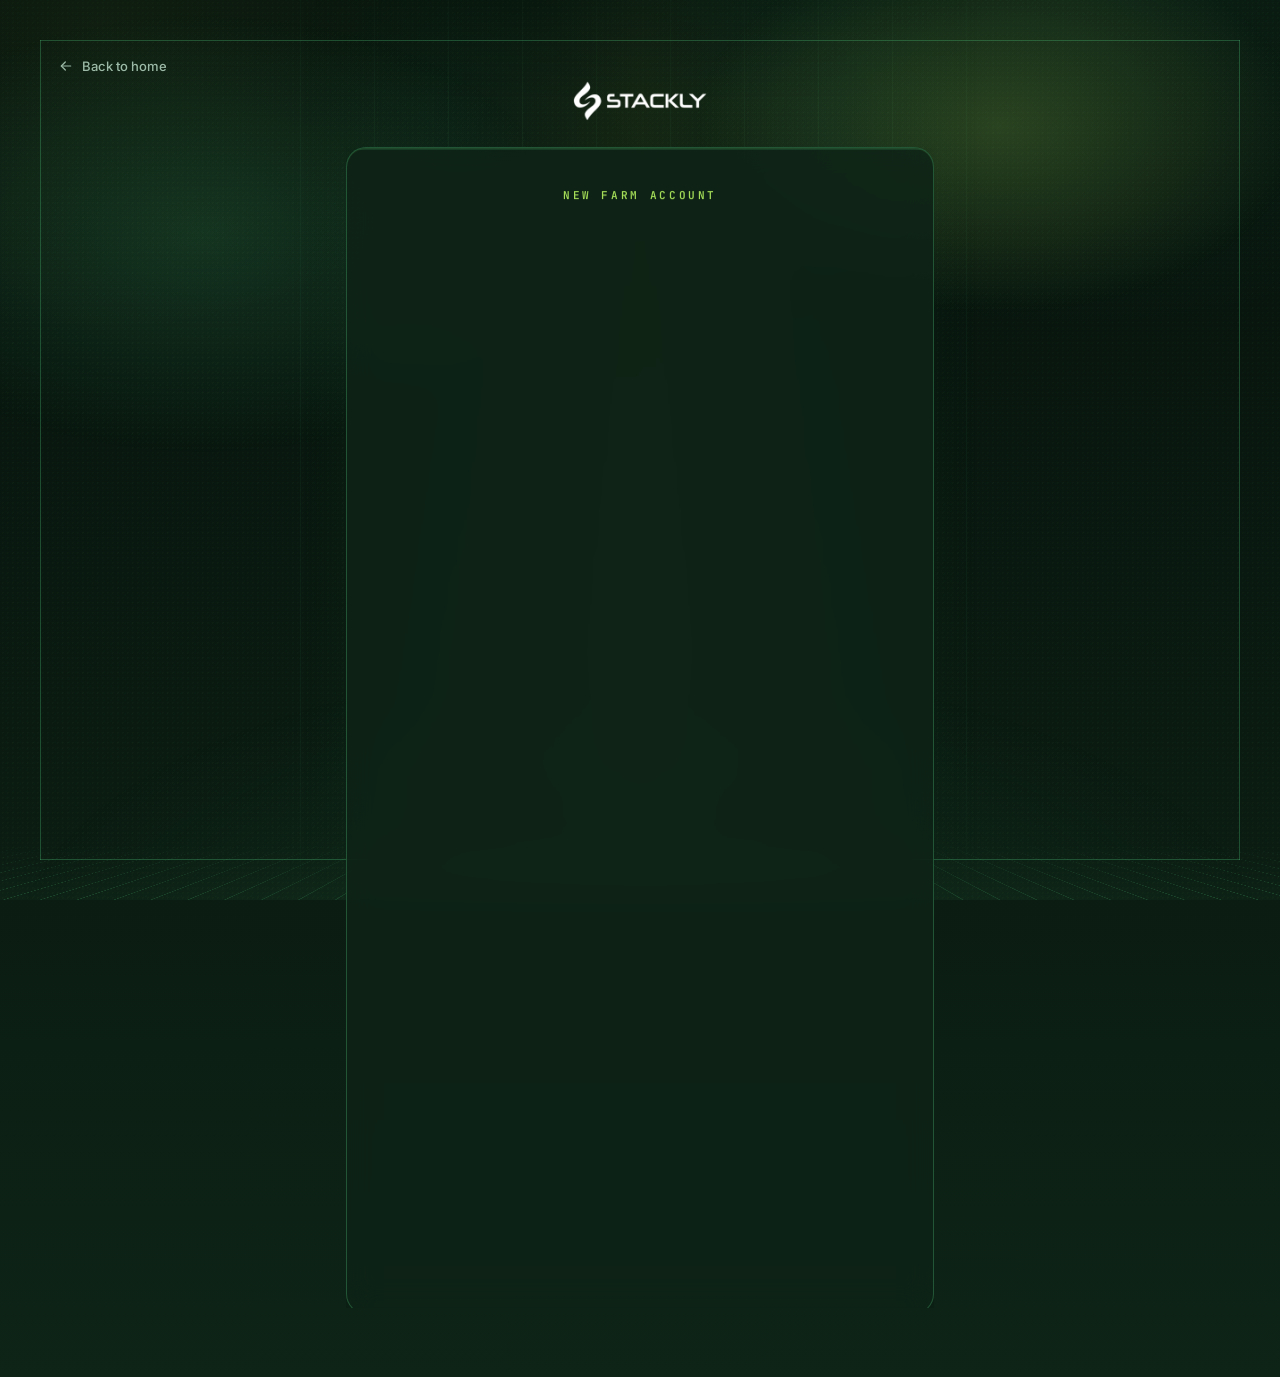
<file: html/signup.html>
<!DOCTYPE html>
<html lang="en">
<head>
<meta charset="UTF-8">
<meta name="viewport" content="width=device-width, initial-scale=1.0">
<title>Agritech Solutions — Open a Farm Account</title>
<link rel="preconnect" href="https://fonts.googleapis.com">
<link rel="preconnect" href="https://fonts.gstatic.com" crossorigin>
<link href="https://fonts.googleapis.com/css2?family=Fraunces:ital,opsz,wght@0,9..144,600;0,9..144,700;1,9..144,600&family=Inter:wght@400;500;600&family=JetBrains+Mono:wght@400;600&display=swap" rel="stylesheet">
<script src="https://cdnjs.cloudflare.com/ajax/libs/gsap/3.12.5/gsap.min.js"></script>
<link rel="stylesheet" href="../css/signup.css">
<script>
  /* hide the animated parts before first paint; released by the load timeline */
  document.documentElement.classList.add('pre');
  setTimeout(function(){
    if(typeof gsap === 'undefined'){ document.documentElement.classList.remove('pre'); }
  }, 1500);
</script>
</head>
<body>

<!-- ============ PORTAL (single centred column) ============ -->
<main class="portal">

  <!-- background layers -->
  <div class="chamber" aria-hidden="true">
    <div class="chamber-flute"></div>
    <div class="chamber-rows"></div>
    <div class="chamber-glow"></div>
    <div class="chamber-grain"></div>
  </div>

  <!-- document frame rules -->
  <div class="rule rule-t" id="ruleT" aria-hidden="true"></div>
  <div class="rule rule-b" id="ruleB" aria-hidden="true"></div>
  <div class="rule rule-l" id="ruleL" aria-hidden="true"></div>
  <div class="rule rule-r" id="ruleR" aria-hidden="true"></div>

  <!-- back to home -->
  <a href="index.html" class="back-home" id="backHome">
    <svg viewBox="0 0 24 24" fill="none" stroke="currentColor" stroke-width="1.8" stroke-linecap="round" stroke-linejoin="round"><path d="M19 12H5"/><path d="M11 18l-6-6 6-6"/></svg>
    <span>Back to home</span>
  </a>

  <div class="portal-col">

    <!-- brand, above the document -->
    <a href="index.html#hero" class="portal-logo" id="portalLogo">
      <img src="../assets/Logo.webp" alt="Agritech Solutions" onerror="this.style.display='none';this.nextElementSibling.style.display='inline-flex'">
      <span class="portal-word" style="display:none">AGRITECH SOLUTIONS</span>
    </a>

    <div class="deed-shell">

      <div class="deed" id="deed">

        <span class="deed-progress" aria-hidden="true"><span class="deed-progress-fill" id="deedProgress"></span></span>

        <p class="kicker" id="kicker">New farm account</p>

        <h1 class="deed-head" id="deedHead">
          <span class="l"><i>Open your account</i></span>
          <span class="l"><i>with Agritech.</i></span>
        </h1>

        <p class="deed-sub" id="deedSub">Connect your first sensor and your live crop dashboard is ready before the onboarding call. Already registered? <a href="login.html">Sign in</a>.</p>

        <div class="role-toggle" id="roleToggle" data-role="user">
          <span class="role-ind" id="roleInd"></span>
          <button type="button" class="role-btn active" data-role-value="user">
            <svg viewBox="0 0 24 24" fill="none" stroke="currentColor" stroke-width="1.7" stroke-linecap="round" stroke-linejoin="round"><circle cx="12" cy="8" r="3.5"/><path d="M4.5 20c1.5-4 5-6 7.5-6s6 2 7.5 6"/></svg>
            User sign up
          </button>
          <button type="button" class="role-btn" data-role-value="admin">
            <svg viewBox="0 0 24 24" fill="none" stroke="currentColor" stroke-width="1.7" stroke-linecap="round" stroke-linejoin="round"><path d="M12 3l7 3v6c0 4.5-3 7.5-7 9-4-1.5-7-4.5-7-9V6l7-3z"/></svg>
            Admin sign up
          </button>
        </div>

        <p class="role-note" id="roleNote">A user account holds your own plots and field records.</p>

        <form class="deed-form" id="signupPageForm" novalidate>

          <div class="form-row">
            <div class="field">
              <label class="field-label" for="su-first-name">First name</label>
              <div class="field-input-wrap" id="su-first-name-wrap">
                <input type="text" id="su-first-name" placeholder="Jordan" autocomplete="given-name">
                <span class="field-rule"></span>
              </div>
              <span class="field-error" id="su-first-name-error">Letters only, please.</span>
            </div>
            <div class="field">
              <label class="field-label" for="su-last-name">Last name</label>
              <div class="field-input-wrap" id="su-last-name-wrap">
                <input type="text" id="su-last-name" placeholder="Reyes" autocomplete="family-name">
                <span class="field-rule"></span>
              </div>
              <span class="field-error" id="su-last-name-error">Letters only, please.</span>
            </div>
          </div>

          <div class="field">
            <label class="field-label" for="su-work-email">Work email</label>
            <div class="field-input-wrap" id="su-email-wrap">
              <input type="email" id="su-work-email" placeholder="name@farm.com" autocomplete="email">
              <span class="field-rule"></span>
            </div>
            <span class="field-error" id="su-email-error">Enter a valid work email address.</span>
          </div>

          <div class="field">
            <label class="field-label" for="su-company">Farm or company</label>
            <div class="field-input-wrap" id="su-company-wrap">
              <input type="text" id="su-company" placeholder="Farm or company name" autocomplete="organization">
              <span class="field-rule"></span>
            </div>
            <span class="field-error" id="su-company-error">Tell us where you work.</span>
          </div>

          <div class="field">
            <label class="field-label" for="su-password">Password</label>
            <div class="field-input-wrap" id="su-password-wrap">
              <input type="password" id="su-password" placeholder="Minimum 10 characters" autocomplete="new-password">
              <button type="button" class="field-toggle" id="suPwToggle" aria-label="Show password">
                <svg class="eye" viewBox="0 0 24 24" fill="none" stroke="currentColor" stroke-width="1.6" stroke-linecap="round" stroke-linejoin="round"><path d="M1 12s4-7 11-7 11 7 11 7-4 7-11 7-11-7-11-7z"/><circle cx="12" cy="12" r="3"/></svg>
                <svg class="eye-off" style="display:none" viewBox="0 0 24 24" fill="none" stroke="currentColor" stroke-width="1.6" stroke-linecap="round" stroke-linejoin="round"><path d="M17.94 17.94A10.94 10.94 0 0112 19c-7 0-11-7-11-7a21.6 21.6 0 015.06-6.06M9.9 4.24A10.94 10.94 0 0112 4c7 0 11 7 11 7a21.6 21.6 0 01-2.66 3.79"/><path d="M14.12 14.12a3 3 0 11-4.24-4.24"/><path d="M1 1l22 22"/></svg>
              </button>
              <span class="field-rule"></span>
            </div>
            <span class="field-error" id="su-password-error">Password must be at least 10 characters.</span>
          </div>

          <div class="field">
            <label class="field-label" for="su-confirm-password">Confirm password</label>
            <div class="field-input-wrap" id="su-confirm-password-wrap">
              <input type="password" id="su-confirm-password" placeholder="Re-enter your password" autocomplete="new-password">
              <button type="button" class="field-toggle" id="suConfirmPwToggle" aria-label="Show password">
                <svg class="eye" viewBox="0 0 24 24" fill="none" stroke="currentColor" stroke-width="1.6" stroke-linecap="round" stroke-linejoin="round"><path d="M1 12s4-7 11-7 11 7 11 7-4 7-11 7-11-7-11-7z"/><circle cx="12" cy="12" r="3"/></svg>
                <svg class="eye-off" style="display:none" viewBox="0 0 24 24" fill="none" stroke="currentColor" stroke-width="1.6" stroke-linecap="round" stroke-linejoin="round"><path d="M17.94 17.94A10.94 10.94 0 0112 19c-7 0-11-7-11-7a21.6 21.6 0 015.06-6.06M9.9 4.24A10.94 10.94 0 0112 4c7 0 11 7 11 7a21.6 21.6 0 01-2.66 3.79"/><path d="M14.12 14.12a3 3 0 11-4.24-4.24"/><path d="M1 1l22 22"/></svg>
              </button>
              <span class="field-rule"></span>
            </div>
            <span class="field-error" id="su-confirm-password-error">Passwords do not match.</span>
          </div>

          <!-- only shown for an admin account -->
          <div class="field admin-only" id="adminCodeField" hidden>
            <label class="field-label" for="su-admin-code">Agronomy authorisation code</label>
            <div class="field-input-wrap" id="su-admin-code-wrap">
              <input type="text" id="su-admin-code" placeholder="Issued by your farm manager" autocomplete="off">
              <span class="field-rule"></span>
            </div>
            <span class="field-error" id="su-admin-code-error">An authorisation code is required for an admin account.</span>
          </div>

          <div class="signup-terms-row">
            <label class="tick tick-accept">
              <input type="checkbox" id="su-terms">
              <span class="tick-box"><svg viewBox="0 0 24 24" fill="none" stroke="currentColor" stroke-width="3" stroke-linecap="round" stroke-linejoin="round"><polyline points="20 6 9 17 4 12"/></svg></span>
              <span>I accept the <a href="404.html">terms of service</a> and the <a href="404.html">privacy policy</a>.</span>
            </label>
            <span class="field-error" id="su-terms-error">Accept the terms before opening your account.</span>
          </div>

          <button type="submit" class="btn btn-primary login-submit" id="signupSubmitBtn">
            <span class="submit-wipe" id="submitWipe"></span>
            <span class="login-submit-label" id="signupSubmitLabel">Open my user account</span>
            <svg class="login-submit-arrow" viewBox="0 0 24 24" fill="none" stroke="currentColor" stroke-width="2" stroke-linecap="round" stroke-linejoin="round"><path d="M4 19V6a2 2 0 0 1 2-2h7l5 5v10a2 2 0 0 1-2 2H6a2 2 0 0 1-2-2z"/><path d="M13 4v5h5"/><path d="M9 14h6"/></svg>
          </button>
        </form>

        <div class="login-divider"><span>Or continue with</span></div>

        <div class="sso-buttons">
          <button type="button" class="sso-btn" data-sso="Google Workspace">
            <svg viewBox="0 0 24 24" width="16" height="16"><path fill="#4285F4" d="M22.56 12.25c0-.78-.07-1.53-.2-2.25H12v4.26h5.92a5.06 5.06 0 0 1-2.2 3.32v2.77h3.57c2.08-1.92 3.28-4.74 3.28-8.1z"/><path fill="#34A853" d="M12 23c2.97 0 5.46-.98 7.28-2.66l-3.57-2.77c-.99.66-2.25 1.06-3.71 1.06-2.86 0-5.29-1.93-6.16-4.53H2.18v2.85A11 11 0 0 0 12 23z"/><path fill="#FBBC05" d="M5.84 14.09A6.6 6.6 0 0 1 5.5 12c0-.73.13-1.43.34-2.09V7.06H2.18A11 11 0 0 0 1 12c0 1.77.43 3.45 1.18 4.94l3.66-2.85z"/><path fill="#EA4335" d="M12 5.38c1.62 0 3.06.56 4.21 1.64l3.15-3.15C17.45 2.09 14.97 1 12 1a11 11 0 0 0-9.82 6.06l3.66 2.85C6.71 7.31 9.14 5.38 12 5.38z"/></svg>
            Continue with Google Workspace
          </button>
          <button type="button" class="sso-btn" data-sso="Microsoft SSO">
            <svg viewBox="0 0 24 24" width="16" height="16"><rect x="2" y="2" width="9" height="9" fill="#F35325"/><rect x="13" y="2" width="9" height="9" fill="#81BC06"/><rect x="2" y="13" width="9" height="9" fill="#05A6F0"/><rect x="13" y="13" width="9" height="9" fill="#FFBA08"/></svg>
            Continue with Microsoft SSO
          </button>
        </div>
        <p class="sso-note" id="signupSsoNote"></p>

        <div class="ledger" id="ledger">
          <div><b id="setupTimeValue">0 min</b><span>average to first report</span></div>
          <div><b id="miniStatOrgs">0+</b><span>farms onboarded</span></div>
          <div><b>SOC 2</b><span>Type II certified</span></div>
        </div>

      </div><!-- /.deed -->
    </div><!-- /.deed-shell -->
  </div><!-- /.portal-col -->
</main>

<script>
  var REDUCED = window.matchMedia('(prefers-reduced-motion: reduce)').matches;

  /* =========================================================
     FAILSAFE — if the GSAP CDN is unreachable, stand in a tiny
     shim that applies end states straight away, so the form,
     the role toggle and validation all still work.
     ========================================================= */
  if(typeof gsap === 'undefined'){
    (function(){
      function each(t, fn){
        if(!t) return;
        if(typeof t === 'string'){ Array.prototype.forEach.call(document.querySelectorAll(t), fn); return; }
        if(t.nodeType){ fn(t); return; }
        if(t.length !== undefined){ Array.prototype.forEach.call(t, function(x){ each(x, fn); }); }
      }
      function apply(el, v){
        if(!el || !el.style) return;
        if(v.opacity  !== undefined) el.style.opacity = v.opacity;
        if(v.width    !== undefined) el.style.width = (typeof v.width === 'number' ? v.width + 'px' : v.width);
        if(v.clipPath !== undefined) el.style.clipPath = v.clipPath;
        if(v.filter   !== undefined) el.style.filter = v.filter;
        var tf = '';
        if(v.x !== undefined || v.y !== undefined){ tf += ' translate(' + (v.x || 0) + 'px,' + (v.y || 0) + 'px)'; }
        if(v.scaleX !== undefined){ tf += ' scaleX(' + v.scaleX + ')'; }
        if(v.scaleY !== undefined){ tf += ' scaleY(' + v.scaleY + ')'; }
        if(v.scale  !== undefined){ tf += ' scale('  + v.scale  + ')'; }
        if(tf){ el.style.transform = tf.trim(); }
      }
      var stub = {
        set:    function(t, v){ each(t, function(el){ apply(el, v); }); return stub; },
        to:     function(t, v){ each(t, function(el){ apply(el, v); }); if(v && v.onUpdate) v.onUpdate(); return { kill: function(){} }; },
        fromTo: function(t, f, v){ each(t, function(el){ apply(el, v); }); return { kill: function(){} }; },
        quickTo: function(){ return function(){}; },
        timeline: function(){
          var o = {
            to:     function(t, v){ stub.to(t, v); return o; },
            fromTo: function(t, f, v){ stub.fromTo(t, f, v); return o; }
          };
          return o;
        }
      };
      window.gsap = stub;
    })();
  }

  /* =========================================================
     THE ENTRANCE — one orchestrated sequence:
     frame rules draw, the logo settles, the record unrolls,
     then the headline is written line by line.
     ========================================================= */
  (function(){
    document.documentElement.classList.remove('pre');
    const d = REDUCED ? 0.01 : 1;

    const tl = gsap.timeline({ defaults: { ease: 'power3.out' } });

    tl.fromTo(['#ruleT', '#ruleB'], { scaleX: 0 }, { scaleX: 1, duration: 1.1 * d, ease: 'expo.inOut' }, 0)
      .fromTo(['#ruleL', '#ruleR'], { scaleY: 0 }, { scaleY: 1, duration: 1.1 * d, ease: 'expo.inOut' }, 0.1)
      .fromTo('#backHome', { opacity: 0, x: -12 }, { opacity: 1, x: 0, duration: 0.7 * d }, 0.35)
      .fromTo('#portalLogo', { opacity: 0, y: -14, filter: 'blur(6px)' }, { opacity: 1, y: 0, filter: 'blur(0px)', duration: 0.8 * d }, 0.25)
      .fromTo('#deed', { clipPath: 'inset(0% 0% 100% 0%)', y: -8 }, { clipPath: 'inset(0% 0% 0% 0%)', y: 0, duration: 1.05 * d, ease: 'expo.out' }, 0.45)
      .fromTo('#kicker', { opacity: 0, y: 8 }, { opacity: 1, y: 0, duration: 0.5 * d }, 0.9)
      // headline is "written" left to right, one line at a time
      .fromTo('.deed-head .l i', { clipPath: 'inset(0% 100% 0% 0%)' },
                                 { clipPath: 'inset(0% 0% 0% 0%)', duration: 0.85 * d, stagger: 0.16, ease: 'power2.inOut' }, 0.95)
      .fromTo('#deedSub', { opacity: 0 }, { opacity: 1, duration: 0.6 * d }, 1.45)
      .fromTo(['#roleToggle', '#roleNote'], { opacity: 0, y: 12 }, { opacity: 1, y: 0, duration: 0.55 * d, stagger: 0.06 }, 1.5)
      .fromTo('.deed-form .field:not(.admin-only), .signup-terms-row, #signupSubmitBtn',
              { opacity: 0, y: 14, filter: 'blur(6px)' },
              { opacity: 1, y: 0, filter: 'blur(0px)', duration: 0.55 * d, stagger: 0.06 }, 1.62)
      .fromTo(['.login-divider', '.sso-btn', '#ledger'], { opacity: 0 }, { opacity: 1, duration: 0.5 * d, stagger: 0.06 }, 2.15);

    /* ledger count-ups, once the panel has settled */
    const setupEl = document.getElementById('setupTimeValue');
    const orgsEl = document.getElementById('miniStatOrgs');
    const setupCounter = { v: 0 };
    gsap.to(setupCounter, { v: 11, duration: 1.2 * d, delay: 2.2 * d, ease: 'power1.out',
      onUpdate: function(){ setupEl.textContent = Math.round(setupCounter.v) + ' min'; } });
    const orgsCounter = { v: 0 };
    gsap.to(orgsCounter, { v: 1240, duration: 1.6 * d, delay: 2.3 * d, ease: 'power1.out',
      onUpdate: function(){ orgsEl.textContent = Math.round(orgsCounter.v).toLocaleString() + '+'; } });
  })();

  /* =========================================================
     ROLE TOGGLE — User sign up / Admin sign up
     The amber marker slides across, the note under it changes,
     and an admin account asks for an authorisation code.
     ========================================================= */
  window.signupRole = 'user';
  window.stacklySignupRole = 'user';   /* kept so existing pages still read it */
  var setRoleForValidation = function(){};
  (function(){
    const toggle = document.getElementById('roleToggle');
    const ind = document.getElementById('roleInd');
    const note = document.getElementById('roleNote');
    const label = document.getElementById('signupSubmitLabel');
    const adminField = document.getElementById('adminCodeField');
    if(!toggle) return;
    const buttons = toggle.querySelectorAll('.role-btn');

    const COPY = {
      user:  'A user account holds your own plots and field records.',
      admin: 'An admin account manages users, permissions and every plot in the organisation.'
    };

    function placeMarker(btn, animate){
      gsap.to(ind, {
        x: btn.offsetLeft,
        width: btn.offsetWidth,
        duration: animate ? 0.5 : 0,
        ease: 'power3.out'
      });
    }
    placeMarker(toggle.querySelector('.role-btn.active'), false);
    window.addEventListener('resize', function(){
      placeMarker(toggle.querySelector('.role-btn.active'), false);
    });

    buttons.forEach(function(btn){
      btn.addEventListener('click', function(){
        if(btn.classList.contains('active')) return;
        const role = btn.dataset.roleValue;
        window.signupRole = role;
        window.stacklySignupRole = role;
        toggle.setAttribute('data-role', role);
        buttons.forEach(function(b){ b.classList.remove('active'); });
        btn.classList.add('active');
        placeMarker(btn, !REDUCED);

        note.textContent = COPY[role];
        label.textContent = role === 'admin' ? 'Open my admin account' : 'Open my user account';

        // the authorisation code only applies to an admin account
        if(role === 'admin'){
          adminField.hidden = false;
          if(!REDUCED){
            gsap.fromTo(adminField, { opacity: 0, y: -8 }, { opacity: 1, y: 0, duration: 0.45, ease: 'power3.out' });
          }
        } else {
          adminField.hidden = true;
          document.getElementById('su-admin-code').value = '';
          document.getElementById('su-admin-code-wrap').classList.remove('has-error');
          document.getElementById('su-admin-code-error').classList.remove('is-visible');
        }
        setRoleForValidation(role);

        if(!REDUCED){
          gsap.fromTo([note, label], { opacity: 0, y: 6 }, { opacity: 1, y: 0, duration: 0.35 });
        }
      });
    });
  })();

  /* =========================================================
     FIELD FOCUS — the rule under the field draws out from
     the left while it holds focus
     ========================================================= */
  (function(){
    document.querySelectorAll('.field-input-wrap input').forEach(function(input){
      const rule = input.parentElement.querySelector('.field-rule');
      if(!rule) return;
      input.addEventListener('focus', function(){ gsap.to(rule, { scaleX: 1, duration: 0.45, ease: 'power3.out' }); });
      input.addEventListener('blur', function(){ gsap.to(rule, { scaleX: 0, duration: 0.3, ease: 'power2.in' }); });
    });
  })();

  /* =========================================================
     PASSWORD SHOW/HIDE (Password + Confirm Password)
     ========================================================= */
  (function(){
    function wireToggle(toggleId, inputId){
      const toggle = document.getElementById(toggleId);
      const input = document.getElementById(inputId);
      if(!toggle || !input) return;
      const eye = toggle.querySelector('.eye');
      const eyeOff = toggle.querySelector('.eye-off');
      toggle.addEventListener('click', function(){
        const showing = input.type === 'password';
        input.type = showing ? 'text' : 'password';
        eye.style.display = showing ? 'none' : 'block';
        eyeOff.style.display = showing ? 'block' : 'none';
        toggle.setAttribute('aria-label', showing ? 'Hide password' : 'Show password');
        gsap.fromTo(toggle, { scale: 0.82 }, { scale: 1, duration: 0.35, ease: 'back.out(2.6)' });
      });
    }
    wireToggle('suPwToggle', 'su-password');
    wireToggle('suConfirmPwToggle', 'su-confirm-password');
  })();

  /* =========================================================
     SUBMIT BUTTON — presses in under the pointer
     ========================================================= */
  (function(){
    const btn = document.getElementById('signupSubmitBtn');
    if(!btn || REDUCED) return;
    btn.addEventListener('pointerdown', function(){ gsap.to(btn, { scale: 0.978, duration: 0.12 }); });
    ['pointerup','pointerleave'].forEach(function(ev){
      btn.addEventListener(ev, function(){ gsap.to(btn, { scale: 1, duration: 0.45, ease: 'elastic.out(1,0.6)' }); });
    });
  })();

  /* =========================================================
     CHECKBOX POP ON CHECK
     ========================================================= */
  (function(){
    const terms = document.getElementById('su-terms');
    if(!terms) return;
    terms.addEventListener('change', function(){
      if(terms.checked && !REDUCED){
        gsap.fromTo('.signup-terms-row .tick-box', { scale: .6 }, { scale: 1, duration: 0.35, ease: 'back.out(3)' });
      }
    });
  })();

  /* =========================================================
     FORM VALIDATION + DEMO SUBMIT SEQUENCE
     Names, email, company, 10-character password, matching
     confirmation, accepted terms — plus the authorisation code
     when an admin account is being opened. The amber bar along
     the top of the panel tracks how much is done.
     ========================================================= */
  (function(){
    const form = document.getElementById('signupPageForm');
    if(!form) return;

    const fields = {
      'su-first-name': { wrap: 'su-first-name-wrap', error: 'su-first-name-error', type: 'name' },
      'su-last-name': { wrap: 'su-last-name-wrap', error: 'su-last-name-error', type: 'name' },
      'su-work-email': { wrap: 'su-email-wrap', error: 'su-email-error', type: 'email' },
      'su-company': { wrap: 'su-company-wrap', error: 'su-company-error', type: 'required' },
      'su-password': { wrap: 'su-password-wrap', error: 'su-password-error', type: 'password' },
      'su-confirm-password': { wrap: 'su-confirm-password-wrap', error: 'su-confirm-password-error', type: 'confirm' },
      'su-admin-code': { wrap: 'su-admin-code-wrap', error: 'su-admin-code-error', type: 'adminCode' }
    };

    const termsCheckbox = document.getElementById('su-terms');
    const termsRow = document.querySelector('.signup-terms-row');
    const termsError = document.getElementById('su-terms-error');
    const progress = document.getElementById('deedProgress');
    const submitBtn = document.getElementById('signupSubmitBtn');
    const submitLabel = document.getElementById('signupSubmitLabel');
    const wipe = document.getElementById('submitWipe');

    let role = 'user';
    setRoleForValidation = function(next){ role = next; updateProgress(); };

    function activeFieldIds(){
      return Object.keys(fields).filter(function(id){
        return id !== 'su-admin-code' || role === 'admin';
      });
    }
    function isValidEmail(v){
      v = v.trim();
      return /^[a-zA-Z0-9._%+-]+@[a-zA-Z0-9-]+(\.[a-zA-Z0-9-]+)*\.[a-zA-Z]{2,}$/.test(v);
    }
    function isValidName(v){
      return /^[A-Za-z\s'-]{2,}$/.test(v.trim());
    }
    function checkValue(id, cfg){
      const val = document.getElementById(id).value;
      if(cfg.type === 'name') return isValidName(val);
      if(cfg.type === 'email') return isValidEmail(val);
      if(cfg.type === 'password') return val.length >= 10;
      if(cfg.type === 'confirm') return val.length > 0 && val === document.getElementById('su-password').value;
      if(cfg.type === 'adminCode') return role !== 'admin' || val.trim().length >= 4;
      return val.trim().length > 0;
    }
    function nudge(el){
      gsap.fromTo(el, { x: -4 }, { x: 0, duration: 0.5, ease: 'elastic.out(1,0.35)' });
    }
    function setInvalid(wrapId, errorId, show){
      document.getElementById(wrapId).classList.toggle('has-error', show);
      const err = document.getElementById(errorId);
      err.classList.toggle('is-visible', show);
      if(show) gsap.fromTo(err, { opacity: 0, y: -4 }, { opacity: 1, y: 0, duration: 0.3 });
    }
    function validateOne(id, cfg){
      const ok = checkValue(id, cfg);
      setInvalid(cfg.wrap, cfg.error, !ok);
      return ok;
    }
    function updateProgress(){
      const ids = activeFieldIds();
      let done = 0;
      ids.forEach(function(id){ if(checkValue(id, fields[id])) done++; });
      if(termsCheckbox.checked) done++;
      gsap.to(progress, { width: (done / (ids.length + 1) * 100) + '%', duration: 0.5, ease: 'power2.out' });
    }

    Object.keys(fields).forEach(function(id){
      document.getElementById(id).addEventListener('input', function(){
        setInvalid(fields[id].wrap, fields[id].error, false);
        // Re-check confirm-password live if the main password changes after a confirm attempt
        if(id === 'su-password'){
          const confirmInput = document.getElementById('su-confirm-password');
          if(confirmInput.value.length > 0){
            setInvalid(fields['su-confirm-password'].wrap, fields['su-confirm-password'].error, false);
          }
        }
        updateProgress();
      });
    });

    termsCheckbox.addEventListener('change', function(){
      if(termsCheckbox.checked) termsError.classList.remove('is-visible');
      updateProgress();
    });
    updateProgress();

    form.addEventListener('submit', function(e){
      e.preventDefault();
      let valid = true;

      activeFieldIds().forEach(function(id){
        const cfg = fields[id];
        if(!validateOne(id, cfg)){ nudge(document.getElementById(cfg.wrap)); valid = false; }
      });
      if(!termsCheckbox.checked){
        termsError.classList.add('is-visible');
        nudge(termsRow);
        valid = false;
      }
      if(!valid) return;

      submitBtn.classList.add('loading');
      submitBtn.setAttribute('disabled', 'true');
      submitLabel.textContent = role === 'admin' ? 'Opening your admin account…' : 'Opening your account…';
      gsap.fromTo(wipe, { scaleX: 0 }, { scaleX: 1, duration: 1.1, ease: 'power1.inOut' });

      // Demo-only: remember which kind of account was opened so the
      // sign-in page can preselect the matching role.
      try{
        localStorage.setItem('signupRole', role);
      }catch(err){}

      setTimeout(function(){
        submitLabel.textContent = 'Taking you to sign in…';
        window.location.href = 'login.html?role=' + role;
      }, 1200);
    });
  })();

  /* =========================================================
     SSO BUTTONS — demo note (no real SSO wired up)
     ========================================================= */
  (function(){
    const buttons = document.querySelectorAll('.sso-btn');
    const note = document.getElementById('signupSsoNote');
    if(!buttons.length) return;
    buttons.forEach(function(btn){
      btn.addEventListener('click', function(){
        note.textContent = btn.dataset.sso + ' isn\'t connected in this demo — use the form above, or ';
        const link = document.createElement('a');
        link.href = 'mailto:hello@agritechsolutions.com';
        link.textContent = 'tell us you need it';
        note.appendChild(link);
        note.classList.add('show');
        gsap.fromTo(note, { opacity: 0, y: 6 }, { opacity: 1, y: 0, duration: 0.35 });
      });
    });
  })();
</script>
</body>
</html>
</file>
<file: css/admindashboard.css>
/* =========================================================
   AGRITECH SOLUTIONS — Farm administration console
   Palette: deep field green, leaf, lime, earth accents
   Format: masthead band, tally grid, timeline trail
   ========================================================= */
   :root{
    --bg:#06120c;
    --bg-2:#0a1a11;
    --panel:#0e2417;
    --panel-2:#12301e;
    --leaf:#4fc97e;
    --leaf-lt:#7fe0a4;
    --lime:#a7e05a;
    --earth:#d2a63c;
    --water:#54c3e8;
    --danger:#ef6a5a;
    --ink:#eaf6ee;
    --muted:#9cbaa7;
    --dim:#6f8d7b;
    --line:rgba(79,201,126,.16);
    --line-2:rgba(79,201,126,.3);
    --rail-w:268px;
    --topbar-h:70px;
    --serif:'Fraunces', Georgia, serif;
    --sans:'Inter', system-ui, -apple-system, sans-serif;
    --mono:'JetBrains Mono', ui-monospace, monospace;
    --r:16px;
  }
  
  *{ box-sizing:border-box; margin:0; padding:0; }
  html{ -webkit-text-size-adjust:100%; }
  html, body{ min-height:100%; }
  body{
    background:
      radial-gradient(55% 38% at 86% -6%, rgba(79,201,126,.10), transparent 70%),
      radial-gradient(45% 32% at 8% 0%, rgba(167,224,90,.07), transparent 70%),
      linear-gradient(180deg, var(--bg) 0%, var(--bg-2) 100%);
    background-attachment:fixed;
    color:var(--ink);
    font-family:var(--sans);
    font-size:15px;
    overflow-x:hidden;
    -webkit-font-smoothing:antialiased;
  }
  html.nav-open, body.nav-open{ overflow:hidden; }
  button{ font:inherit; color:inherit; background:none; border:0; cursor:pointer; }
  input, select{ font:inherit; color:inherit; }
  svg{ display:block; }
  
  /* =========================================================
     SHELL
     ========================================================= */
  .console{ min-height:100vh; }
  
  .rail-scrim{
    position:fixed; inset:0; z-index:40;
    background:rgba(3,10,6,.66);
    -webkit-backdrop-filter:blur(3px); backdrop-filter:blur(3px);
    opacity:0; visibility:hidden; transition:opacity .28s, visibility .28s;
  }
  .rail-scrim.show{ opacity:1; visibility:visible; }
  
  .rail{
    position:fixed; top:0; left:0; z-index:50;
    width:var(--rail-w); height:100vh;
    display:flex; flex-direction:column;
    padding:20px 14px 16px;
    background:linear-gradient(180deg, #0b2015, #071510);
    border-right:1px solid var(--line);
    overflow-y:auto; overscroll-behavior:contain;
  }
  .rail::-webkit-scrollbar{ width:6px; }
  .rail::-webkit-scrollbar-thumb{ background:rgba(79,201,126,.22); border-radius:99px; }
  
  .rail-head{ display:flex; align-items:center; justify-content:space-between; gap:10px; padding:0 6px 10px; }
  .brand{ display:inline-flex; align-items:center; }
  .brand-img{ height:34px; width:auto; }
  .brand-word{ align-items:center; font-family:var(--mono); font-weight:600; font-size:13px; letter-spacing:.18em; }
  .rail-close{ display:none; width:34px; height:34px; border-radius:9px; color:var(--muted); }
  .rail-close svg{ width:20px; height:20px; margin:auto; }
  .rail-close:hover{ background:rgba(79,201,126,.12); color:var(--ink); }
  
  /* administration stamp — marks this console apart */
  .rail-stamp{
    margin:0 6px 4px; padding:7px 11px;
    border-radius:8px;
    border:1px dashed rgba(167,224,90,.45);
    background:rgba(167,224,90,.07);
    font-family:var(--mono); font-size:10px; font-weight:600;
    letter-spacing:.16em; text-transform:uppercase; color:var(--lime);
    text-align:center;
  }
  
  .rail-label{
    padding:16px 10px 8px;
    font-family:var(--mono); font-size:10px; font-weight:600;
    letter-spacing:.2em; text-transform:uppercase; color:var(--dim);
  }
  .rail-nav{ display:flex; flex-direction:column; gap:2px; }
  .rail-item{
    position:relative;
    display:flex; align-items:center; gap:10px;
    width:100%; padding:10px 12px 10px 20px; border-radius:10px;
    font-size:14.5px; font-weight:500; color:var(--muted); text-align:left;
    transition:background .2s, color .2s, padding-left .2s;
  }
  /* a small tick in the margin instead of an icon */
  .rail-item::before{
    content:''; position:absolute; left:9px; top:50%; margin-top:-2px;
    width:4px; height:4px; border-radius:50%;
    background:currentColor; opacity:.35;
    transition:width .2s, opacity .2s, border-radius .2s;
  }
  .rail-item span{ flex:1; }
  .rail-item:hover{ background:rgba(79,201,126,.09); color:var(--ink); }
  .rail-item.on{
    background:linear-gradient(100deg, rgba(79,201,126,.2), rgba(167,224,90,.07));
    color:var(--ink); font-weight:600;
  }
  .rail-item.on::before{ width:4px; height:14px; margin-top:-7px; border-radius:99px; background:var(--lime); opacity:1; }
  .rail-badge{
    flex:none; min-width:22px; padding:2px 7px; border-radius:99px;
    background:rgba(79,201,126,.18); color:var(--leaf-lt);
    font-family:var(--mono); font-size:11px; text-align:center;
  }
  .rail-badge.alert{ background:rgba(239,106,90,.2); color:#ff9e91; }
  
  .rail-foot{ margin-top:auto; padding-top:18px; }
  .rail-user{
    display:flex; align-items:center; gap:10px;
    padding:11px; border-radius:12px;
    background:rgba(79,201,126,.07); border:1px solid var(--line);
  }
  .rail-user-info{ min-width:0; display:flex; flex-direction:column; }
  .rail-user-name{ font-size:13.5px; font-weight:600; }
  .rail-user-email{ font-size:11.5px; color:var(--dim); }
  .rail-user-name, .rail-user-email{ overflow:hidden; text-overflow:ellipsis; white-space:nowrap; }
  .rail-signout{
    width:100%; margin-top:10px; padding:10px;
    border-radius:11px; border:1px solid var(--line-2);
    font-size:13.5px; font-weight:600; color:var(--muted);
    transition:background .2s, color .2s, border-color .2s;
  }
  .rail-signout:hover{ background:rgba(239,106,90,.12); border-color:rgba(239,106,90,.45); color:#ffb4a8; }
  
  /* avatar seal — hexagon-ish, distinct from the user console */
  .seal{
    position:relative; flex:none;
    display:grid; place-items:center;
    width:38px; height:38px;
    border-radius:12px 4px 12px 4px;
    background:linear-gradient(135deg, var(--lime), var(--leaf));
    color:#06210f; font-weight:700; font-size:15px;
  }
  .seal.sm{ width:30px; height:30px; border-radius:9px 3px 9px 3px; font-size:13px; }
  .seal.lg{ width:62px; height:62px; border-radius:18px 6px 18px 6px; font-size:22px; }
  
  /* ---------- stage ---------- */
  .stage{ margin-left:var(--rail-w); min-height:100vh; display:flex; flex-direction:column; }
  
  .topbar{
    position:sticky; top:0; z-index:30;
    display:flex; align-items:center; justify-content:space-between; gap:16px;
    padding:14px clamp(16px, 2.4vw, 30px);
    background:rgba(7,21,14,.88);
    -webkit-backdrop-filter:blur(14px); backdrop-filter:blur(14px);
    border-bottom:1px solid var(--line);
  }
  .topbar-left{ display:flex; align-items:center; gap:12px; min-width:0; }
  .burger{ display:none; flex-direction:column; gap:4px; width:38px; height:38px; border-radius:10px; align-items:center; justify-content:center; border:1px solid var(--line); }
  .burger span{ display:block; width:17px; height:2px; border-radius:2px; background:var(--ink); }
  .page-title{ min-width:0; }
  .page-title h1{ font-family:var(--serif); font-weight:600; font-size:clamp(19px, 2.2vw, 25px); line-height:1.15; letter-spacing:-.01em; }
  .page-title p{ font-size:12.5px; color:var(--dim); margin-top:2px; }
  
  .topbar-right{ display:flex; align-items:center; gap:10px; }
  
  .finder{
    display:flex; align-items:center; gap:8px;
    width:min(310px, 30vw); padding:8px 12px;
    border-radius:11px; border:1px solid var(--line);
    background:rgba(6,18,12,.7);
    transition:border-color .2s;
  }
  .finder:focus-within{ border-color:var(--line-2); }
  .finder svg, .finder-go svg{ width:16px; height:16px; color:var(--dim); flex:none; }
  .finder input{ flex:1; min-width:0; border:0; outline:0; background:none; font-size:13.5px; }
  .finder input::placeholder{ color:var(--dim); }
  .finder-inline{ width:min(300px, 100%); }
  
  .bell{ position:relative; width:38px; height:38px; border-radius:11px; border:1px solid var(--line); display:grid; place-items:center; color:var(--muted); transition:color .2s, background .2s; }
  .bell svg{ width:19px; height:19px; }
  .bell:hover{ color:var(--ink); background:rgba(79,201,126,.1); }
  .bell-dot{ position:absolute; top:9px; right:10px; width:7px; height:7px; border-radius:50%; background:var(--danger); box-shadow:0 0 0 2px #0a1a11; }
  
  .whoami{ position:relative; }
  .whoami-btn{ display:flex; align-items:center; gap:9px; padding:5px 10px 5px 5px; border-radius:11px; border:1px solid var(--line); transition:background .2s; }
  .whoami-btn:hover{ background:rgba(79,201,126,.1); }
  .whoami-name{ font-size:13.5px; font-weight:500; max-width:130px; overflow:hidden; text-overflow:ellipsis; white-space:nowrap; }
  .whoami-caret{ width:15px; height:15px; color:var(--dim); transition:transform .25s; }
  .whoami.open .whoami-caret{ transform:rotate(180deg); }
  .whoami-menu{
    position:absolute; top:calc(100% + 8px); right:0; z-index:40;
    width:232px; padding:6px;
    max-height:calc(100vh - var(--topbar-h) - 24px); overflow-y:auto;
    border-radius:14px; border:1px solid var(--line-2);
    background:#0d2618;
    box-shadow:0 26px 60px -24px rgba(0,0,0,.9);
    opacity:0; visibility:hidden; transform:translateY(-6px);
    transition:opacity .2s, transform .2s, visibility .2s;
  }
  .whoami.open .whoami-menu{ opacity:1; visibility:visible; transform:translateY(0); }
  .whoami-menu-head{ display:flex; flex-direction:column; gap:2px; padding:10px 11px; border-bottom:1px solid var(--line); margin-bottom:5px; }
  .whoami-menu-head span:first-child{ font-size:11px; letter-spacing:.08em; text-transform:uppercase; color:var(--dim); }
  .whoami-menu-email{ font-size:13px; overflow:hidden; text-overflow:ellipsis; }
  .whoami-item{ display:block; width:100%; padding:9px 11px; border-radius:9px; text-align:left; font-size:13.5px; color:var(--muted); }
  .whoami-item:hover{ background:rgba(79,201,126,.12); color:var(--ink); }
  .whoami-item.danger:hover{ background:rgba(239,106,90,.14); color:#ffb4a8; }
  
  .sheet{
    flex:1;
    padding:clamp(16px, 2.2vw, 28px) clamp(16px, 2.4vw, 30px) 44px;
    display:flex; flex-direction:column; gap:clamp(14px, 1.8vw, 22px);
  }
  
  /* =========================================================
     MASTHEAD BAND
     ========================================================= */
  .masthead{
    position:relative; overflow:hidden;
    display:flex; align-items:center; justify-content:space-between; gap:24px; flex-wrap:wrap;
    padding:20px clamp(18px, 2.2vw, 26px);
    border-radius:var(--r);
    background:linear-gradient(110deg, #103a22, #0c2618 62%, #0c2216);
    border:1px solid var(--line-2);
  }
  /* crop-row texture along the bottom edge */
  .masthead::after{
    content:''; position:absolute; left:0; right:0; bottom:0; height:46%;
    background:repeating-linear-gradient(90deg, rgba(167,224,90,.14) 0 2px, transparent 2px 26px);
    -webkit-mask-image:linear-gradient(to top, #000, transparent);
            mask-image:linear-gradient(to top, #000, transparent);
    pointer-events:none;
  }
  .masthead-id{ position:relative; z-index:1; display:flex; flex-direction:column; gap:4px; min-width:0; }
  .masthead-firm{ font-family:var(--serif); font-weight:700; font-size:clamp(20px, 2.4vw, 27px); letter-spacing:-.015em; }
  .masthead-caption{ font-family:var(--mono); font-size:11.5px; letter-spacing:.08em; color:var(--leaf-lt); }
  .masthead-figures{ position:relative; z-index:1; display:flex; align-items:stretch; gap:0; flex-wrap:wrap; }
  .mf{
    display:flex; flex-direction:column; gap:3px;
    padding:2px 20px; cursor:pointer;
    border-left:1px solid var(--line);
    transition:background .2s;
  }
  .mf:first-child{ border-left:0; padding-left:0; }
  .mf:hover{ background:rgba(167,224,90,.07); }
  .mf-value{ font-family:var(--serif); font-weight:700; font-size:clamp(20px, 2.2vw, 26px); line-height:1.1; color:var(--lime); }
  .mf-label{ font-size:11.5px; letter-spacing:.04em; text-transform:uppercase; color:var(--dim); white-space:nowrap; }
  
  /* =========================================================
     BLOCKS
     ========================================================= */
  .block{
    padding:clamp(16px, 1.8vw, 22px);
    border-radius:var(--r);
    background:linear-gradient(170deg, rgba(18,48,30,.8), rgba(14,36,23,.92));
    border:1px solid var(--line);
    box-shadow:0 22px 48px -32px rgba(0,0,0,.9);
  }
  .block-kicker{
    display:inline-block; margin-bottom:7px; padding:3px 9px;
    border-radius:6px; background:rgba(167,224,90,.12);
    font-family:var(--mono); font-size:9.5px; font-weight:600;
    letter-spacing:.16em; text-transform:uppercase; color:var(--lime);
  }
  .block-head h2{ font-family:var(--serif); font-weight:600; font-size:17.5px; letter-spacing:-.01em; }
  .block-head p{ margin-top:3px; font-size:12.5px; color:var(--dim); }
  .block-head-row{ display:flex; align-items:flex-end; justify-content:space-between; gap:14px; flex-wrap:wrap; }
  .block-rule{
    display:block; height:1px; margin:14px 0 4px;
    background:linear-gradient(90deg, var(--line-2), transparent);
    transform-origin:left center;
  }
  
  .cols{ display:grid; gap:clamp(14px, 1.8vw, 22px); align-items:start; }
  .cols-a{ grid-template-columns:1.15fr 1fr; }
  .cols-b{ grid-template-columns:1fr 1.15fr; }
  
  /* =========================================================
     TALLIES — a 2x2 grid of ruled readings
     ========================================================= */
  .tally-list{ display:grid; grid-template-columns:repeat(2, minmax(0,1fr)); gap:12px; margin-top:10px; }
  .tally{
    position:relative;
    display:flex; flex-direction:column; gap:2px;
    padding:13px 14px 14px 17px; border-radius:12px;
    background:rgba(79,201,126,.05); border:1px solid var(--line);
    cursor:pointer; transition:background .2s, border-color .2s;
  }
  .tally::before{
    content:''; position:absolute; left:0; top:13px; bottom:13px; width:3px;
    border-radius:99px; background:linear-gradient(180deg, var(--lime), var(--leaf));
  }
  .tally:hover{ background:rgba(79,201,126,.1); border-color:var(--line-2); }
  .tally-label{ font-size:11.5px; letter-spacing:.04em; text-transform:uppercase; color:var(--dim); }
  .tally-value{ font-family:var(--serif); font-weight:700; font-size:24px; line-height:1.15; }
  .tally-note{ font-size:12px; color:var(--muted); }
  .tally-track{ margin-top:10px; height:4px; border-radius:99px; background:rgba(79,201,126,.12); overflow:hidden; }
  .tally-fill{ display:block; width:0; height:100%; border-radius:99px; background:linear-gradient(90deg, var(--leaf), var(--lime)); transition:width .9s cubic-bezier(.2,.8,.2,1); }
  
  /* =========================================================
     FLAG LIST
     ========================================================= */
  .flag-list{ list-style:none; display:flex; flex-direction:column; margin-top:6px; }
  .flag{
    display:grid; grid-template-columns:auto 1fr auto; align-items:center; gap:12px;
    padding:12px 8px; border-bottom:1px solid var(--line); cursor:pointer;
    transition:background .2s;
  }
  .flag:last-child{ border-bottom:0; }
  .flag:hover{ background:rgba(79,201,126,.07); border-radius:10px; }
  .flag-mark{ width:9px; height:9px; border-radius:50%; flex:none; }
  .flag-mark.ok{ background:var(--leaf); box-shadow:0 0 0 3px rgba(79,201,126,.16); }
  .flag-mark.warn{ background:var(--earth); box-shadow:0 0 0 3px rgba(210,166,60,.16); }
  .flag-body{ display:flex; flex-direction:column; gap:2px; min-width:0; }
  .flag-name{ font-size:14px; font-weight:500; }
  .flag-detail{ font-size:12px; color:var(--dim); }
  .empty{ padding:22px 8px; text-align:center; color:var(--dim); font-size:13.5px; list-style:none; }
  
  /* =========================================================
     BAR LIST
     ========================================================= */
  .bar-list{ display:flex; flex-direction:column; gap:15px; margin-top:12px; }
  .bar-group{ cursor:pointer; }
  .bar-group-top{ display:flex; align-items:baseline; justify-content:space-between; gap:12px; margin-bottom:7px; flex-wrap:wrap; }
  .bar-group-name{ font-size:13.5px; font-weight:600; }
  .bar-group-figs{ font-family:var(--mono); font-size:11.5px; color:var(--dim); }
  .bar-group-figs b{ color:var(--lime); }
  .bar-track{ height:7px; border-radius:99px; background:rgba(79,201,126,.12); overflow:hidden; }
  .bar-fill{ width:0; height:100%; border-radius:99px; transition:width .9s cubic-bezier(.2,.8,.2,1); }
  
  /* =========================================================
     TIMELINE TRAIL
     ========================================================= */
  .trail{ list-style:none; position:relative; margin-top:12px; padding-left:22px; }
  .trail::before{
    content:''; position:absolute; left:5px; top:6px; bottom:6px; width:1px;
    background:linear-gradient(180deg, var(--line-2), transparent);
  }
  .trail-item{
    position:relative; display:flex; gap:10px;
    padding:11px 8px 11px 0; cursor:pointer;
    border-bottom:1px solid var(--line);
  }
  .trail-item:last-child{ border-bottom:0; }
  .trail-item:hover{ background:rgba(79,201,126,.06); border-radius:10px; }
  .trail-dot{
    position:absolute; left:-21px; top:17px;
    width:9px; height:9px; border-radius:50%;
    background:var(--leaf); box-shadow:0 0 0 3px rgba(6,18,12,1);
  }
  .trail-dot.auto{ background:var(--water); }
  .trail-body{ display:flex; flex-direction:column; gap:3px; min-width:0; }
  .trail-line{ font-size:13.5px; line-height:1.5; }
  .trail-line b{ color:var(--leaf-lt); font-weight:600; }
  .trail-meta{ font-family:var(--mono); font-size:11px; color:var(--dim); }
  
  /* =========================================================
     CHECK LIST
     ========================================================= */
  .check-list{ display:flex; flex-direction:column; margin-top:8px; }
  .check{
    display:grid; grid-template-columns:auto 1fr auto auto; align-items:center; gap:14px;
    padding:14px 8px; border-bottom:1px solid var(--line); cursor:pointer;
    transition:background .2s;
  }
  .check:last-child{ border-bottom:0; }
  .check:hover{ background:rgba(79,201,126,.07); border-radius:11px; }
  .check-mark{ width:10px; height:10px; border-radius:50%; flex:none; }
  .check-mark.ok{ background:var(--leaf); box-shadow:0 0 0 3px rgba(79,201,126,.16); }
  .check-mark.warn{ background:var(--earth); box-shadow:0 0 0 3px rgba(210,166,60,.16); }
  .check-body{ display:flex; flex-direction:column; gap:2px; min-width:0; }
  .check-name{ font-size:14px; font-weight:500; }
  .check-detail{ font-size:12px; color:var(--dim); }
  .check-metric{ font-family:var(--mono); font-size:11.5px; color:var(--muted); white-space:nowrap; }
  
  /* =========================================================
     SYSTEM ROWS
     ========================================================= */
  .system-list{ display:flex; flex-direction:column; gap:10px; margin-top:10px; }
  .system-row{
    display:grid; grid-template-columns:1fr auto auto; align-items:center; gap:14px;
    padding:14px; border-radius:12px; cursor:pointer;
    background:rgba(79,201,126,.05); border:1px solid var(--line);
    transition:background .2s, border-color .2s;
  }
  .system-row:hover{ background:rgba(79,201,126,.1); border-color:var(--line-2); }
  .system-body{ display:flex; flex-direction:column; gap:2px; min-width:0; }
  .system-name{ font-size:14.5px; font-weight:500; }
  .system-meta{ font-size:12px; color:var(--dim); }
  
  /* =========================================================
     DIVISION CARDS
     ========================================================= */
  .group-grid{
    display:grid; gap:14px; margin-top:12px;
    grid-template-columns:repeat(auto-fill, minmax(238px, 1fr));
  }
  .group-card{
    position:relative; overflow:hidden;
    padding:18px; border-radius:14px; cursor:pointer;
    background:rgba(79,201,126,.05);
    border:1px solid var(--line);
    transition:transform .22s, border-color .22s, background .22s;
  }
  .group-card::before{
    content:''; position:absolute; top:-34px; right:-34px;
    width:92px; height:92px; border-radius:50%;
    background:var(--accent); opacity:.13;
  }
  .group-card:hover{ transform:translateY(-3px); background:rgba(79,201,126,.1); border-color:var(--accent); }
  .group-share{
    display:block; font-family:var(--serif); font-weight:700; font-size:30px;
    line-height:1; letter-spacing:-.02em; color:var(--accent);
  }
  .group-card h3{ margin-top:8px; font-size:15.5px; font-weight:600; }
  .group-card p{ font-size:12px; color:var(--dim); margin-bottom:13px; }
  .group-meta{ display:flex; flex-direction:column; gap:8px; margin-top:14px; }
  .group-meta > div{ display:flex; align-items:baseline; justify-content:space-between; gap:10px; }
  .group-meta dt{ font-size:11.5px; letter-spacing:.05em; text-transform:uppercase; color:var(--dim); }
  .group-meta dd{ font-family:var(--mono); font-size:13px; }
  
  /* =========================================================
     LEDGER TABLES
     ========================================================= */
  .table-wrap{ overflow-x:auto; margin-top:6px; -webkit-overflow-scrolling:touch; }
  .ledger{ width:100%; border-collapse:collapse; min-width:720px; }
  .ledger th{
    padding:11px 12px; text-align:left;
    font-family:var(--mono); font-size:10.5px; font-weight:600;
    letter-spacing:.12em; text-transform:uppercase; color:var(--dim);
    border-bottom:1px solid var(--line-2); white-space:nowrap;
  }
  .ledger td{ padding:13px 12px; border-bottom:1px solid var(--line); vertical-align:middle; }
  .ledger tbody tr{ cursor:pointer; transition:background .18s; }
  .ledger tbody tr:hover{ background:rgba(79,201,126,.07); }
  .ledger tbody tr:last-child td{ border-bottom:0; }
  body.compact .ledger td{ padding:8px 12px; }
  body.compact .ledger th{ padding:8px 12px; }
  .plain{ font-size:13.5px; color:var(--muted); white-space:nowrap; }
  .t-name{ display:block; font-size:14px; font-weight:500; }
  .t-sub{ display:block; font-size:11.5px; color:var(--dim); margin-top:2px; }
  .ledger td.empty{ padding:26px 12px; text-align:center; color:var(--dim); }
  .access{ font-size:13px; font-weight:600; }
  
  .mini{ display:flex; align-items:center; gap:10px; min-width:168px; }
  .mini-track{ flex:1; height:5px; border-radius:99px; background:rgba(79,201,126,.14); overflow:hidden; }
  .mini-fill{ width:0; height:100%; border-radius:99px; background:linear-gradient(90deg, var(--leaf), var(--lime)); transition:width .9s cubic-bezier(.2,.8,.2,1); }
  .mini-num{ font-family:var(--mono); font-size:11.5px; color:var(--muted); white-space:nowrap; }
  
  .group-tag{
    display:inline-block; padding:3px 9px; border-radius:99px;
    border:1px solid; font-size:11.5px; font-weight:500; white-space:nowrap;
  }
  .pill{
    display:inline-block; padding:4px 10px; border-radius:99px;
    font-size:11.5px; font-weight:600; white-space:nowrap;
  }
  .is-good{ background:rgba(79,201,126,.16); color:var(--leaf-lt); }
  .is-watch{ background:rgba(84,195,232,.16); color:#9adcf2; }
  .is-warn{ background:rgba(239,106,90,.18); color:#ff9e91; }
  .is-quiet{ background:rgba(156,186,167,.13); color:var(--muted); }
  
  /* ---------- chips ---------- */
  .chip-row{ display:flex; flex-wrap:wrap; gap:7px; }
  .chip{
    padding:7px 13px; border-radius:99px;
    border:1px solid var(--line-2); background:rgba(79,201,126,.06);
    font-size:12.5px; font-weight:500; color:var(--muted);
    transition:background .2s, color .2s, border-color .2s;
  }
  .chip:hover{ background:rgba(79,201,126,.14); color:var(--ink); }
  .chip-on{ background:linear-gradient(135deg, var(--lime), var(--leaf)); border-color:transparent; color:#06210f; font-weight:600; }
  .chip-danger{ border-color:rgba(239,106,90,.4); color:#ff9e91; background:rgba(239,106,90,.08); }
  .chip-danger:hover{ background:rgba(239,106,90,.18); color:#ffc0b6; }
  
  /* =========================================================
     PREFS / SETTINGS
     ========================================================= */
  .account{ display:flex; align-items:center; gap:16px; padding:16px 0 18px; }
  .account > div{ display:flex; flex-direction:column; gap:3px; min-width:0; }
  .account-name{ font-family:var(--serif); font-weight:600; font-size:19px; }
  .account-email{ font-size:13px; color:var(--muted); overflow-wrap:anywhere; }
  .account-role{ font-family:var(--mono); font-size:11px; letter-spacing:.08em; text-transform:uppercase; color:var(--lime); }
  
  .pref{
    display:flex; align-items:center; justify-content:space-between; gap:18px;
    padding:15px 0; border-bottom:1px solid var(--line);
  }
  .pref-last{ border-bottom:0; padding-bottom:4px; }
  .pref > div{ display:flex; flex-direction:column; gap:3px; min-width:0; }
  .pref-title{ font-size:14.5px; font-weight:500; }
  .pref-desc{ font-size:12.5px; color:var(--dim); }
  .pref-select{
    flex:none; padding:9px 12px; border-radius:10px;
    border:1px solid var(--line-2); background:#0c2416; color:var(--ink);
    font-size:13.5px; cursor:pointer;
  }
  .switch{
    flex:none; position:relative;
    width:46px; height:26px; border-radius:99px;
    background:rgba(156,186,167,.2); border:1px solid var(--line);
    cursor:pointer; transition:background .25s;
  }
  .switch-knob{
    position:absolute; top:2px; left:2px;
    width:20px; height:20px; border-radius:50%;
    background:var(--muted);
    /* The slide lives on the standalone `translate` property and the press-pop
       on the standalone `scale`, so the two never overwrite each other. Both
       used to share `transform`, which is what stranded the knob on the wrong
       side of the track. Nothing here is driven by GSAP: GSAP normalises an
       element's transform by writing `translate:none; rotate:none; scale:none`
       inline, which would wipe the slide out again. */
    translate:0 0;
    scale:1;
    transition:translate .25s, background .25s;
  }
  .switch.on{ background:linear-gradient(135deg, var(--lime), var(--leaf)); border-color:transparent; }
  .switch.on .switch-knob{ translate:20px 0; background:#06210f; }
  .switch-knob.pop{ animation:knob-pop .3s cubic-bezier(.34,1.56,.64,1); }
  @keyframes knob-pop{ from{ scale:.7; } to{ scale:1; } }
  /* Browsers without the standalone properties fall back to `transform` for
     the slide and simply go without the pop. */
  @supports not (translate:20px 0){
    .switch-knob{ transform:translateX(0); transition:transform .25s, background .25s; }
    .switch.on .switch-knob{ transform:translateX(20px); }
    .switch-knob.pop{ animation:none; }
  }
  
  .session{ display:flex; align-items:center; justify-content:space-between; gap:18px; padding-top:16px; flex-wrap:wrap; }
  .session p{ font-size:13.5px; color:var(--muted); max-width:56ch; }
  .session strong{ color:var(--ink); overflow-wrap:anywhere; }
  .danger-row{ display:flex; flex-wrap:wrap; gap:10px; padding-top:16px; }
  
  /* =========================================================
     RESPONSIVE
     ========================================================= */
  @media (max-width:1240px){
    .cols-a, .cols-b{ grid-template-columns:1fr; }
  }
  @media (max-width:1040px){
    :root{ --rail-w:0px; }
    /* !important so a stray inline transform can never strand the drawer */
    .rail{
      transform:translateX(-100%) !important;
      width:min(300px, 84vw);
      transition:transform .3s cubic-bezier(.4,0,.2,1);
      box-shadow:0 0 60px rgba(0,0,0,.6);
    }
    .rail.open{ transform:translateX(0) !important; }
    .rail-close{ display:grid; }
    .stage{ margin-left:0; }
    .burger{ display:flex; }
    .finder{ width:min(230px, 26vw); }
  }
  @media (max-width:860px){
    .masthead{ gap:16px; }
    .masthead-figures{ width:100%; }
    .mf{ flex:1 1 33%; padding:2px 14px; }
    .mf:first-child{ padding-left:0; }
  }
  @media (max-width:780px){
    .topbar{ flex-wrap:wrap; gap:10px; padding:12px 16px; }
    .topbar-left{ flex:1 1 auto; }
    .topbar-right{ width:100%; order:3; gap:8px; }
    .finder{ flex:1; width:auto; }
    .whoami-name{ display:none; }
    .whoami-btn{ padding:5px; }
    .block-head-row{ align-items:flex-start; }
    .finder-inline{ width:100%; }
    .tally-list{ grid-template-columns:repeat(2, minmax(0,1fr)); gap:10px; }
  
    /* ledgers become stacked cards */
    .table-wrap{ overflow:visible; }
    .ledger{ min-width:0; display:block; }
    .ledger thead{ display:none; }
    .ledger tbody, .ledger tr, .ledger td{ display:block; width:100%; }
    .ledger tr{
      margin-bottom:12px; padding:14px;
      border-radius:13px; border:1px solid var(--line);
      background:rgba(79,201,126,.05);
    }
    .ledger tr:last-child{ margin-bottom:0; }
    .ledger td{
      display:flex; align-items:center; justify-content:space-between; gap:14px;
      padding:7px 0 !important; border-bottom:1px solid var(--line);
      white-space:normal; text-align:right;
    }
    .ledger tr td:last-child{ border-bottom:0; padding-bottom:0 !important; }
    .ledger td::before{
      content:attr(data-label);
      flex:none; text-align:left;
      font-family:var(--mono); font-size:10px; font-weight:600;
      letter-spacing:.1em; text-transform:uppercase; color:var(--dim);
    }
    .ledger td.stack-col{ flex-direction:column; align-items:flex-start; gap:3px; text-align:left; }
    .ledger td.empty{ display:block; text-align:center; }
    .ledger td.empty::before{ content:none; }
    .mini{ min-width:0; flex:1; max-width:210px; }
  
    .check{ grid-template-columns:auto 1fr; row-gap:8px; }
    .check-metric{ grid-column:2; }
    .check .pill{ grid-column:2; justify-self:start; }
    .system-row{ grid-template-columns:1fr auto; row-gap:10px; }
    .system-row .chip{ grid-column:1 / -1; justify-self:start; }
  }
  @media (max-width:620px){
    body{ font-size:14.5px; }
    .sheet{ padding:14px 14px 36px; }
    .block{ padding:15px; }
    .masthead{ padding:16px; }
    .mf{ flex:1 1 100%; padding:10px 0 0; border-left:0; border-top:1px solid var(--line); }
    .mf:first-child{ padding-top:2px; border-top:0; }
    .mf-label{ white-space:normal; }
    .tally-list{ grid-template-columns:1fr; }
    .tally-value{ font-size:22px; }
    .flag{ grid-template-columns:auto 1fr; row-gap:8px; }
    .flag .pill{ grid-column:2; justify-self:start; }
    .pref{ align-items:flex-start; flex-direction:column; gap:10px; }
    .pref .switch, .pref .pref-select{ align-self:flex-start; }
    .session{ flex-direction:column; align-items:flex-start; }
    .group-grid{ grid-template-columns:1fr; }
    .whoami-menu{ width:min(260px, calc(100vw - 28px)); }
  }
  @media (max-width:400px){
    .topbar{ padding:10px 12px; }
    .sheet{ padding:12px 12px 32px; }
    .page-title h1{ font-size:18px; }
    .page-title p{ display:none; }
    .chip{ padding:6px 11px; font-size:12px; }
    .trail{ padding-left:18px; }
    .trail-dot{ left:-17px; }
  }
  @media (prefers-reduced-motion:reduce){
    *{ animation-duration:.01ms !important; transition-duration:.01ms !important; }
  }
</file>
<file: css/dashboard.css>
/* =========================================================
   AGRITECH SOLUTIONS — Farm console
   Palette: deep field green, leaf, lime, earth accents
   ========================================================= */
   :root{
    --bg:#06120c;
    --bg-2:#0a1a11;
    --panel:#0e2417;
    --panel-2:#12301e;
    --raise:#153a25;
    --leaf:#4fc97e;
    --leaf-lt:#7fe0a4;
    --lime:#a7e05a;
    --mint:#bff0cf;
    --earth:#d2a63c;
    --water:#54c3e8;
    --danger:#ef6a5a;
    --ink:#eaf6ee;
    --muted:#9cbaa7;
    --dim:#6f8d7b;
    --line:rgba(79,201,126,.16);
    --line-2:rgba(79,201,126,.3);
    --rail-w:262px;
    --serif:'Fraunces', Georgia, serif;
    --sans:'Inter', system-ui, -apple-system, sans-serif;
    --mono:'JetBrains Mono', ui-monospace, monospace;
    --r:16px;
  }
  
  *{ box-sizing:border-box; margin:0; padding:0; }
  html{ -webkit-text-size-adjust:100%; }
  html, body{ min-height:100%; }
  body{
    background:
      radial-gradient(60% 40% at 82% -5%, rgba(79,201,126,.10), transparent 70%),
      radial-gradient(50% 35% at 10% 0%, rgba(167,224,90,.07), transparent 70%),
      linear-gradient(180deg, var(--bg) 0%, var(--bg-2) 100%);
    background-attachment:fixed;
    color:var(--ink);
    font-family:var(--sans);
    font-size:15px;
    overflow-x:hidden;
    -webkit-font-smoothing:antialiased;
  }
  html.nav-open, body.nav-open{ overflow:hidden; }
  button{ font:inherit; color:inherit; background:none; border:0; cursor:pointer; }
  input, select{ font:inherit; color:inherit; }
  svg{ display:block; }
  .ico{ width:18px; height:18px; }
  
  /* =========================================================
     SHELL — fixed rail, sticky topbar
     ========================================================= */
  .console{ min-height:100vh; }
  
  .rail-scrim{
    position:fixed; inset:0; z-index:40;
    background:rgba(3,10,6,.66);
    -webkit-backdrop-filter:blur(3px); backdrop-filter:blur(3px);
    opacity:0; visibility:hidden; transition:opacity .28s, visibility .28s;
  }
  .rail-scrim.show{ opacity:1; visibility:visible; }
  
  .rail{
    position:fixed; top:0; left:0; z-index:50;
    width:var(--rail-w); height:100vh;
    display:flex; flex-direction:column;
    padding:20px 14px 16px;
    background:linear-gradient(180deg, #0b2015, #081710);
    border-right:1px solid var(--line);
    overflow-y:auto; overscroll-behavior:contain;
  }
  .rail::-webkit-scrollbar{ width:6px; }
  .rail::-webkit-scrollbar-thumb{ background:rgba(79,201,126,.22); border-radius:99px; }
  
  .rail-head{ display:flex; align-items:center; justify-content:space-between; gap:10px; padding:0 6px 18px; }
  .brand{ display:inline-flex; align-items:center; }
  .brand-img{ height:34px; width:auto; }
  .brand-word{
    align-items:center;
    font-family:var(--mono); font-weight:600; font-size:13px; letter-spacing:.18em; color:var(--ink);
  }
  .rail-close{ display:none; width:34px; height:34px; border-radius:9px; color:var(--muted); }
  .rail-close svg{ width:20px; height:20px; margin:auto; }
  .rail-close:hover{ background:rgba(79,201,126,.12); color:var(--ink); }
  
  .rail-label{
    padding:14px 10px 8px;
    font-family:var(--mono); font-size:10px; font-weight:600;
    letter-spacing:.2em; text-transform:uppercase; color:var(--dim);
  }
  .rail-nav{ display:flex; flex-direction:column; gap:3px; }
  .rail-item{
    display:flex; align-items:center; gap:11px;
    width:100%; padding:10px 12px; border-radius:11px;
    font-size:14.5px; font-weight:500; color:var(--muted); text-align:left;
    transition:background .2s, color .2s;
  }
  .rail-ico{ width:18px; height:18px; flex:none; opacity:.8; }
  .rail-item span{ flex:1; }
  .rail-item:hover{ background:rgba(79,201,126,.09); color:var(--ink); }
  .rail-item.on{
    background:linear-gradient(100deg, rgba(79,201,126,.2), rgba(167,224,90,.08));
    color:var(--ink);
    box-shadow:inset 3px 0 0 var(--leaf);
  }
  .rail-item.on .rail-ico{ color:var(--leaf); opacity:1; }
  .rail-badge{
    flex:none; min-width:22px; padding:2px 7px; border-radius:99px;
    background:rgba(79,201,126,.18); color:var(--leaf-lt);
    font-family:var(--mono); font-size:11px; text-align:center;
  }
  
  .rail-foot{ margin-top:auto; padding-top:18px; }
  .rail-user{
    display:flex; align-items:center; gap:10px;
    padding:11px; border-radius:12px;
    background:rgba(79,201,126,.07); border:1px solid var(--line);
  }
  .rail-user-info{ min-width:0; display:flex; flex-direction:column; }
  .rail-user-name{ font-size:13.5px; font-weight:600; }
  .rail-user-email{ font-size:11.5px; color:var(--dim); }
  .rail-user-name, .rail-user-email{ overflow:hidden; text-overflow:ellipsis; white-space:nowrap; }
  .rail-signout{
    width:100%; margin-top:10px; padding:10px;
    border-radius:11px; border:1px solid var(--line-2);
    font-size:13.5px; font-weight:600; color:var(--muted);
    transition:background .2s, color .2s, border-color .2s;
  }
  .rail-signout:hover{ background:rgba(239,106,90,.12); border-color:rgba(239,106,90,.45); color:#ffb4a8; }
  
  /* avatar seal */
  .seal-initial{
    position:relative; flex:none;
    display:grid; place-items:center;
    width:38px; height:38px; border-radius:12px;
    background:linear-gradient(135deg, var(--leaf), #2f9c5e);
    color:#06210f; font-weight:700; font-size:15px;
  }
  .seal-initial.sm{ width:30px; height:30px; border-radius:9px; font-size:13px; }
  .seal-initial.md{ width:46px; height:46px; border-radius:14px; font-size:16px; }
  .seal-initial.lg{ width:62px; height:62px; border-radius:18px; font-size:22px; }
  .pip{
    position:absolute; right:-3px; bottom:-3px;
    width:12px; height:12px; border-radius:50%;
    border:2px solid var(--panel);
  }
  .pip-in-field{ background:var(--leaf); }
  .pip-on-site{ background:var(--earth); }
  
  /* ---------- stage ---------- */
  .stage{ margin-left:var(--rail-w); min-height:100vh; display:flex; flex-direction:column; }
  
  .topbar{
    position:sticky; top:0; z-index:30;
    display:flex; align-items:center; justify-content:space-between; gap:16px;
    padding:14px clamp(16px, 2.4vw, 30px);
    background:rgba(8,23,15,.86);
    -webkit-backdrop-filter:blur(14px); backdrop-filter:blur(14px);
    border-bottom:1px solid var(--line);
  }
  .topbar-left{ display:flex; align-items:center; gap:12px; min-width:0; }
  .burger{ display:none; flex-direction:column; gap:4px; width:38px; height:38px; border-radius:10px; align-items:center; justify-content:center; border:1px solid var(--line); }
  .burger span{ display:block; width:17px; height:2px; border-radius:2px; background:var(--ink); }
  .page-title{ min-width:0; }
  .page-title h1{ font-family:var(--serif); font-weight:600; font-size:clamp(19px, 2.2vw, 25px); line-height:1.15; letter-spacing:-.01em; }
  .page-title p{ font-size:12.5px; color:var(--dim); margin-top:2px; }
  
  .topbar-right{ display:flex; align-items:center; gap:10px; }
  
  .finder{
    display:flex; align-items:center; gap:8px;
    width:min(310px, 30vw); padding:8px 12px;
    border-radius:11px; border:1px solid var(--line);
    background:rgba(6,18,12,.7);
    transition:border-color .2s;
  }
  .finder:focus-within{ border-color:var(--line-2); }
  .finder svg, .finder-go svg{ width:16px; height:16px; color:var(--dim); flex:none; }
  .finder input{ flex:1; min-width:0; border:0; outline:0; background:none; font-size:13.5px; }
  .finder input::placeholder{ color:var(--dim); }
  .finder-inline{ width:min(300px, 100%); }
  
  .bell{ position:relative; width:38px; height:38px; border-radius:11px; border:1px solid var(--line); display:grid; place-items:center; color:var(--muted); transition:color .2s, background .2s; }
  .bell svg{ width:19px; height:19px; }
  .bell:hover{ color:var(--ink); background:rgba(79,201,126,.1); }
  .bell-dot{ position:absolute; top:9px; right:10px; width:7px; height:7px; border-radius:50%; background:var(--danger); box-shadow:0 0 0 2px #0a1a11; }
  
  .whoami{ position:relative; }
  .whoami-btn{ display:flex; align-items:center; gap:9px; padding:5px 10px 5px 5px; border-radius:11px; border:1px solid var(--line); transition:background .2s; }
  .whoami-btn:hover{ background:rgba(79,201,126,.1); }
  .whoami-name{ font-size:13.5px; font-weight:500; max-width:130px; overflow:hidden; text-overflow:ellipsis; white-space:nowrap; }
  .whoami-caret{ width:15px; height:15px; color:var(--dim); transition:transform .25s; }
  .whoami.open .whoami-caret{ transform:rotate(180deg); }
  .whoami-menu{
    position:absolute; top:calc(100% + 8px); right:0; z-index:40;
    width:232px; padding:6px;
    border-radius:14px; border:1px solid var(--line-2);
    background:#0d2618;
    box-shadow:0 26px 60px -24px rgba(0,0,0,.9);
    opacity:0; visibility:hidden; transform:translateY(-6px);
    transition:opacity .2s, transform .2s, visibility .2s;
  }
  .whoami.open .whoami-menu{ opacity:1; visibility:visible; transform:translateY(0); }
  .whoami-menu-head{ display:flex; flex-direction:column; gap:2px; padding:10px 11px; border-bottom:1px solid var(--line); margin-bottom:5px; }
  .whoami-menu-head span:first-child{ font-size:11px; letter-spacing:.08em; text-transform:uppercase; color:var(--dim); }
  .whoami-menu-email{ font-size:13px; overflow:hidden; text-overflow:ellipsis; }
  .whoami-item{ display:block; width:100%; padding:9px 11px; border-radius:9px; text-align:left; font-size:13.5px; color:var(--muted); }
  .whoami-item:hover{ background:rgba(79,201,126,.12); color:var(--ink); }
  .whoami-item.danger:hover{ background:rgba(239,106,90,.14); color:#ffb4a8; }
  
  .sheet{
    flex:1;
    padding:clamp(16px, 2.2vw, 28px) clamp(16px, 2.4vw, 30px) 44px;
    display:flex; flex-direction:column; gap:clamp(14px, 1.8vw, 22px);
  }
  
  /* =========================================================
     STAT TILES
     ========================================================= */
  .band{
    display:grid; gap:clamp(12px, 1.4vw, 16px);
    grid-template-columns:repeat(4, minmax(0,1fr));
  }
  .figure{
    position:relative; overflow:hidden;
    display:flex; flex-direction:column; gap:3px;
    padding:18px 18px 16px; border-radius:var(--r);
    background:linear-gradient(160deg, var(--panel-2), var(--panel));
    border:1px solid var(--line);
    cursor:pointer;
    transition:transform .22s, border-color .22s, box-shadow .22s;
  }
  .figure::after{
    content:''; position:absolute; top:0; left:0; width:100%; height:3px;
    background:linear-gradient(90deg, var(--leaf), var(--lime));
    opacity:.55;
  }
  .figure:hover{ transform:translateY(-3px); border-color:var(--line-2); box-shadow:0 18px 36px -22px rgba(0,0,0,.9); }
  .figure-ico{
    display:grid; place-items:center;
    width:34px; height:34px; margin-bottom:6px;
    border-radius:11px;
    background:rgba(79,201,126,.14); color:var(--leaf-lt);
  }
  .figure-label{ font-size:12px; letter-spacing:.04em; text-transform:uppercase; color:var(--dim); }
  .figure-value{ font-family:var(--serif); font-weight:700; font-size:clamp(25px, 2.6vw, 32px); line-height:1.1; letter-spacing:-.02em; }
  .figure-note{ font-size:12.5px; color:var(--muted); }
  .figure-track{ margin-top:12px; height:4px; border-radius:99px; background:rgba(79,201,126,.12); overflow:hidden; }
  .figure-fill{ display:block; width:0; height:100%; border-radius:99px; background:linear-gradient(90deg, var(--leaf), var(--lime)); transition:width .9s cubic-bezier(.2,.8,.2,1); }
  
  /* =========================================================
     PANELS
     ========================================================= */
  .panel{
    position:relative;
    padding:clamp(16px, 1.8vw, 22px);
    border-radius:var(--r);
    background:linear-gradient(170deg, rgba(18,48,30,.82), rgba(14,36,23,.92));
    border:1px solid var(--line);
    box-shadow:0 22px 48px -32px rgba(0,0,0,.9);
  }
  .panel-head h2{
    display:flex; align-items:center; gap:9px;
    font-family:var(--serif); font-weight:600; font-size:17.5px; letter-spacing:-.01em;
  }
  .head-ico{ width:17px; height:17px; color:var(--leaf); flex:none; }
  .panel-head p{ margin-top:3px; font-size:12.5px; color:var(--dim); }
  .panel-head-row{ display:flex; align-items:flex-end; justify-content:space-between; gap:14px; flex-wrap:wrap; }
  .panel-rule{
    display:block; height:1px; margin:14px 0 4px;
    background:linear-gradient(90deg, var(--line-2), transparent);
    transform-origin:left center;
  }
  
  .split{ display:grid; gap:clamp(14px, 1.8vw, 22px); grid-template-columns:1.25fr 1fr; align-items:start; }
  .split-wide{ grid-template-columns:1fr 1.25fr; }
  
  /* ---------- schedule list ---------- */
  .docket-list, .listing-list, .note-list{ list-style:none; display:flex; flex-direction:column; }
  .docket{
    display:grid; grid-template-columns:auto 6px 1fr; align-items:center; gap:12px;
    padding:12px 10px; border-radius:11px; cursor:pointer;
    border-bottom:1px solid var(--line);
    transition:background .2s;
  }
  .docket:last-child{ border-bottom:0; }
  .docket:hover{ background:rgba(79,201,126,.07); }
  .docket-date{
    min-width:52px;
    font-family:var(--mono); font-size:12px; font-weight:600; color:var(--leaf-lt);
  }
  .docket-mark{ width:6px; height:34px; border-radius:99px; }
  .docket-body{ display:flex; flex-direction:column; gap:2px; min-width:0; }
  .docket-event{ font-size:14px; font-weight:500; }
  .docket-venue{ font-size:12px; color:var(--dim); }
  
  /* ---------- listings ---------- */
  .listing{
    display:grid; grid-template-columns:auto 1fr auto; align-items:center; gap:12px;
    padding:12px 10px; border-radius:11px; cursor:pointer;
    border-bottom:1px solid var(--line);
    transition:background .2s;
  }
  .listing:last-child{ border-bottom:0; }
  .listing:hover{ background:rgba(79,201,126,.07); }
  .listing-block{ grid-template-columns:1fr auto; }
  .listing-ref{ font-family:var(--mono); font-size:11.5px; color:var(--dim); }
  .listing-main{ display:flex; flex-direction:column; gap:2px; min-width:0; }
  .listing-title{ font-size:14px; font-weight:500; }
  .listing-sub{ font-size:12px; color:var(--dim); }
  .listing-side{ display:flex; flex-direction:column; align-items:flex-end; gap:4px; flex:none; }
  .listing-date{ font-family:var(--mono); font-size:11px; color:var(--dim); white-space:nowrap; }
  
  /* ---------- meters ---------- */
  .meter-list{ display:flex; flex-direction:column; gap:15px; padding-top:8px; }
  .meter{ cursor:pointer; }
  .meter-top{ display:flex; align-items:baseline; justify-content:space-between; gap:12px; margin-bottom:7px; flex-wrap:wrap; }
  .meter-name{ font-size:13.5px; font-weight:500; display:inline-flex; align-items:center; gap:8px; flex-wrap:wrap; }
  .meter-figures{ font-family:var(--mono); font-size:11.5px; color:var(--dim); white-space:nowrap; }
  .meter-figures b{ color:var(--ink); font-weight:600; }
  .meter-figures em{ font-style:normal; margin-left:4px; }
  .meter-track{ height:7px; border-radius:99px; background:rgba(79,201,126,.12); overflow:hidden; }
  .meter-fill{ width:0; height:100%; border-radius:99px; background:linear-gradient(90deg, var(--leaf), var(--lime)); transition:width .9s cubic-bezier(.2,.8,.2,1); }
  .meter-fill.over{ background:linear-gradient(90deg, #e2734a, var(--danger)); }
  
  /* ---------- notes ---------- */
  .note{
    display:flex; align-items:flex-start; justify-content:space-between; gap:14px;
    padding:11px 10px 11px 22px; position:relative; cursor:pointer;
    border-bottom:1px solid var(--line);
  }
  .note:last-child{ border-bottom:0; }
  .note::before{
    content:''; position:absolute; left:6px; top:17px;
    width:7px; height:7px; border-radius:50%;
    background:var(--leaf); opacity:.65;
  }
  .note:hover{ background:rgba(79,201,126,.07); border-radius:11px; }
  .note-text{ font-size:13.5px; }
  .note-time{ font-family:var(--mono); font-size:11px; color:var(--dim); white-space:nowrap; flex:none; }
  
  /* =========================================================
     TABLES
     ========================================================= */
  .table-wrap{ overflow-x:auto; margin-top:6px; -webkit-overflow-scrolling:touch; }
  .runs-table{ width:100%; border-collapse:collapse; min-width:820px; }
  .runs-table th{
    padding:11px 12px; text-align:left;
    font-family:var(--mono); font-size:10.5px; font-weight:600;
    letter-spacing:.12em; text-transform:uppercase; color:var(--dim);
    border-bottom:1px solid var(--line-2); white-space:nowrap;
  }
  .runs-table td{ padding:13px 12px; border-bottom:1px solid var(--line); vertical-align:middle; }
  .runs-table tbody tr{ cursor:pointer; transition:background .18s; }
  .runs-table tbody tr:hover{ background:rgba(79,201,126,.07); }
  .runs-table tbody tr:last-child td{ border-bottom:0; }
  body.compact .runs-table td{ padding:8px 12px; }
  body.compact .runs-table th{ padding:8px 12px; }
  .ref-col{ font-family:var(--mono); font-size:12px; color:var(--leaf-lt); white-space:nowrap; }
  .plain-col{ font-size:13.5px; color:var(--muted); white-space:nowrap; }
  .t-name{ display:block; font-size:14px; font-weight:500; }
  .t-sub{ display:block; font-size:11.5px; color:var(--dim); margin-top:2px; }
  .empty{ padding:26px 12px !important; text-align:center; color:var(--dim); }
  
  .area-tag{
    display:inline-block; padding:3px 9px; border-radius:99px;
    border:1px solid; font-size:11.5px; font-weight:500; white-space:nowrap;
  }
  .badge{
    display:inline-block; padding:4px 10px; border-radius:99px;
    font-size:11.5px; font-weight:600; white-space:nowrap;
  }
  .st-active{ background:rgba(79,201,126,.16); color:var(--leaf-lt); }
  .st-wait{ background:rgba(84,195,232,.16); color:#9adcf2; }
  .st-hold{ background:rgba(210,166,60,.16); color:#e6c775; }
  .st-closed{ background:rgba(156,186,167,.14); color:var(--muted); }
  .st-urgent{ background:rgba(239,106,90,.18); color:#ff9e91; }
  .st-hearing{ background:rgba(79,201,126,.16); color:var(--leaf-lt); }
  .priority{ font-size:13px; font-weight:600; }
  
  .progress{ display:flex; align-items:center; gap:9px; min-width:132px; }
  .progress-track{ flex:1; height:5px; border-radius:99px; background:rgba(79,201,126,.14); overflow:hidden; }
  .progress-fill{ width:0; height:100%; border-radius:99px; background:linear-gradient(90deg, var(--leaf), var(--lime)); transition:width .9s cubic-bezier(.2,.8,.2,1); }
  .progress-pct{ font-family:var(--mono); font-size:11px; color:var(--dim); min-width:32px; }
  
  /* ---------- chips ---------- */
  .chip-row{ display:flex; flex-wrap:wrap; gap:7px; }
  .chip{
    padding:7px 13px; border-radius:99px;
    border:1px solid var(--line-2); background:rgba(79,201,126,.06);
    font-size:12.5px; font-weight:500; color:var(--muted);
    transition:background .2s, color .2s, border-color .2s;
  }
  .chip:hover{ background:rgba(79,201,126,.14); color:var(--ink); }
  .chip-on{ background:linear-gradient(135deg, var(--leaf), #2f9c5e); border-color:transparent; color:#06210f; font-weight:600; }
  .chip-danger{ border-color:rgba(239,106,90,.4); color:#ff9e91; background:rgba(239,106,90,.08); }
  .chip-danger:hover{ background:rgba(239,106,90,.18); color:#ffc0b6; }
  
  /* =========================================================
     TEAM CARDS
     ========================================================= */
  .counsel-grid{
    display:grid; gap:14px; margin-top:10px;
    grid-template-columns:repeat(auto-fill, minmax(268px, 1fr));
  }
  .counsel-card{
    padding:16px; border-radius:14px; cursor:pointer;
    background:rgba(79,201,126,.05);
    border:1px solid var(--line);
    transition:transform .22s, border-color .22s, background .22s;
  }
  .counsel-card:hover{ transform:translateY(-3px); border-color:var(--line-2); background:rgba(79,201,126,.1); }
  .counsel-card header{ display:flex; align-items:center; gap:12px; padding-bottom:13px; border-bottom:1px solid var(--line); }
  .counsel-name{ display:block; font-size:15px; font-weight:600; }
  .counsel-role{ display:block; font-size:12.5px; color:var(--leaf-lt); }
  .counsel-meta{ display:flex; flex-direction:column; gap:9px; padding-top:13px; }
  .counsel-meta > div{ display:flex; align-items:baseline; justify-content:space-between; gap:12px; }
  .counsel-meta dt{ font-size:11.5px; letter-spacing:.06em; text-transform:uppercase; color:var(--dim); flex:none; }
  .counsel-meta dd{ font-size:13px; text-align:right; }
  .counsel-meta dd.break{ overflow-wrap:anywhere; }
  
  /* =========================================================
     SCHEDULE PAGE
     ========================================================= */
  .diary-list{ display:flex; flex-direction:column; margin-top:8px; }
  .diary-row{
    display:grid; grid-template-columns:auto 6px 1fr auto; align-items:center; gap:14px;
    padding:13px 10px; border-radius:12px; cursor:pointer;
    border-bottom:1px solid var(--line);
    transition:background .2s;
  }
  .diary-row:last-child{ border-bottom:0; }
  .diary-row:hover{ background:rgba(79,201,126,.07); }
  .diary-date{
    display:flex; flex-direction:column; align-items:center; justify-content:center;
    width:54px; padding:7px 0; border-radius:11px;
    background:rgba(79,201,126,.12); border:1px solid var(--line);
  }
  .diary-day{ font-family:var(--serif); font-weight:700; font-size:17px; line-height:1; }
  .diary-month{ font-family:var(--mono); font-size:10px; letter-spacing:.1em; text-transform:uppercase; color:var(--dim); margin-top:3px; }
  .diary-mark{ width:6px; height:36px; border-radius:99px; }
  .diary-body{ display:flex; flex-direction:column; gap:3px; min-width:0; }
  .diary-event{ font-size:14px; font-weight:500; }
  .diary-venue{ font-size:12px; color:var(--dim); }
  
  /* =========================================================
     RESOURCE CARDS
     ========================================================= */
  .precedent-grid{
    display:grid; gap:14px; margin-top:10px;
    grid-template-columns:repeat(auto-fill, minmax(252px, 1fr));
  }
  .precedent-card{
    display:flex; flex-direction:column; gap:7px;
    padding:16px; border-radius:14px; cursor:pointer;
    background:rgba(79,201,126,.05); border:1px solid var(--line);
    transition:transform .22s, border-color .22s, background .22s;
  }
  .precedent-card:hover{ transform:translateY(-3px); border-color:var(--line-2); background:rgba(79,201,126,.1); }
  .precedent-ico{
    display:grid; place-items:center; width:34px; height:34px; margin-bottom:3px;
    border-radius:11px; background:rgba(167,224,90,.14); color:var(--lime);
  }
  .precedent-card h3{ font-family:var(--serif); font-weight:600; font-size:15.5px; line-height:1.3; }
  .precedent-card p{ font-size:12.5px; color:var(--dim); }
  .precedent-card footer{ display:flex; align-items:center; justify-content:space-between; gap:12px; margin-top:auto; padding-top:12px; }
  .precedent-card footer span{ font-family:var(--mono); font-size:11.5px; color:var(--muted); }
  
  /* =========================================================
     SETTINGS
     ========================================================= */
  .account{ display:flex; align-items:center; gap:16px; padding:16px 0 18px; }
  .account > div{ display:flex; flex-direction:column; gap:3px; min-width:0; }
  .account-name{ font-family:var(--serif); font-weight:600; font-size:19px; }
  .account-email{ font-size:13px; color:var(--muted); overflow-wrap:anywhere; }
  .account-role{ font-family:var(--mono); font-size:11px; letter-spacing:.08em; text-transform:uppercase; color:var(--leaf-lt); }
  
  .pref{
    display:flex; align-items:center; justify-content:space-between; gap:18px;
    padding:15px 0; border-bottom:1px solid var(--line);
  }
  .pref-last{ border-bottom:0; padding-bottom:4px; }
  .pref > div{ display:flex; flex-direction:column; gap:3px; min-width:0; }
  .pref-title{ font-size:14.5px; font-weight:500; }
  .pref-desc{ font-size:12.5px; color:var(--dim); }
  .pref-select{
    flex:none; padding:9px 12px; border-radius:10px;
    border:1px solid var(--line-2); background:#0c2416; color:var(--ink);
    font-size:13.5px; cursor:pointer;
  }
  .switch{
    flex:none; position:relative;
    width:46px; height:26px; border-radius:99px;
    background:rgba(156,186,167,.2); border:1px solid var(--line);
    cursor:pointer; transition:background .25s;
  }
  .switch-knob{
    position:absolute; top:2px; left:2px;
    width:20px; height:20px; border-radius:50%;
    background:var(--muted);
    /* The slide lives on the standalone `translate` property and the press-pop
       on the standalone `scale`, so the two never overwrite each other. Both
       used to share `transform`, which is what stranded the knob on the wrong
       side of the track. Nothing here is driven by GSAP: GSAP normalises an
       element's transform by writing `translate:none; rotate:none; scale:none`
       inline, which would wipe the slide out again. */
    translate:0 0;
    scale:1;
    transition:translate .25s, background .25s;
  }
  .switch.on{ background:linear-gradient(135deg, var(--leaf), #2f9c5e); border-color:transparent; }
  .switch.on .switch-knob{ translate:20px 0; background:#06210f; }
  .switch-knob.pop{ animation:knob-pop .3s cubic-bezier(.34,1.56,.64,1); }
  @keyframes knob-pop{ from{ scale:.7; } to{ scale:1; } }
  /* Browsers without the standalone properties fall back to `transform` for
     the slide and simply go without the pop. */
  @supports not (translate:20px 0){
    .switch-knob{ transform:translateX(0); transition:transform .25s, background .25s; }
    .switch.on .switch-knob{ transform:translateX(20px); }
    .switch-knob.pop{ animation:none; }
  }
  
  .session{ display:flex; align-items:center; justify-content:space-between; gap:18px; padding-top:16px; flex-wrap:wrap; }
  .session p{ font-size:13.5px; color:var(--muted); max-width:56ch; }
  .session strong{ color:var(--ink); overflow-wrap:anywhere; }
  .danger-row{ display:flex; flex-wrap:wrap; gap:10px; padding-top:16px; }
  
  /* =========================================================
     RESPONSIVE
     ========================================================= */
  @media (max-width:1240px){
    .band{ grid-template-columns:repeat(2, minmax(0,1fr)); }
  }
  @media (max-width:1040px){
    :root{ --rail-w:0px; }
    /* !important so a stray inline transform can never strand the drawer */
    .rail{
      transform:translateX(-100%) !important;
      width:min(300px, 84vw);
      transition:transform .3s cubic-bezier(.4,0,.2,1);
      box-shadow:0 0 60px rgba(0,0,0,.6);
    }
    .rail.open{ transform:translateX(0) !important; }
    .rail-close{ display:grid; }
    .stage{ margin-left:0; }
    .burger{ display:flex; }
    .split, .split-wide{ grid-template-columns:1fr; }
    .finder{ width:min(230px, 26vw); }
  }
  @media (max-width:780px){
    .topbar{ flex-wrap:wrap; gap:10px; padding:12px 16px; }
    .topbar-left{ flex:1 1 auto; }
    .topbar-right{ width:100%; order:3; gap:8px; }
    /* flex-shrink is weighted by flex-basis, so a `0%` basis makes the search
       box refuse to shrink and the bell and user chip get crushed off the
       right edge instead. An `auto` basis lets it give way first. */
    .topbar-right{ min-width:0; }
    .finder{ flex:1 1 auto; width:auto; min-width:0; }
    .bell, .whoami, .whoami-btn{ flex:none; }
    .whoami-name{ display:none; }
    .whoami-btn{ padding:5px; }
    .panel-head-row{ align-items:flex-start; }
    .finder-inline{ width:100%; }
  
    /* tables become stacked cards */
    .table-wrap{ overflow:visible; }
    .runs-table{ min-width:0; display:block; }
    .runs-table thead{ display:none; }
    .runs-table tbody, .runs-table tr, .runs-table td{ display:block; width:100%; }
    .runs-table tr{
      margin-bottom:12px; padding:14px;
      border-radius:13px; border:1px solid var(--line);
      background:rgba(79,201,126,.05);
    }
    .runs-table tr:last-child{ margin-bottom:0; }
    .runs-table td{
      display:flex; align-items:center; justify-content:space-between; gap:14px;
      padding:7px 0 !important; border-bottom:1px solid var(--line);
      white-space:normal; text-align:right;
    }
    .runs-table tr td:last-child{ border-bottom:0; padding-bottom:0 !important; }
    .runs-table td::before{
      content:attr(data-label);
      flex:none; text-align:left;
      font-family:var(--mono); font-size:10px; font-weight:600;
      letter-spacing:.1em; text-transform:uppercase; color:var(--dim);
    }
    /* the two-line cell gets its own row so long names never wrap badly */
    .runs-table td.stack-col{ flex-direction:column; align-items:flex-start; gap:3px; text-align:left; }
    .runs-table td.stack-col .t-name, .runs-table td.stack-col .t-sub{ text-align:left; }
    .runs-table td.empty{ display:block; text-align:center; }
    .runs-table td.empty::before{ content:none; }
    .progress{ min-width:0; flex:1; max-width:200px; }
  }
  @media (max-width:620px){
    body{ font-size:14.5px; }
    .sheet{ padding:14px 14px 36px; }
    /* tiles stay two-up so the page content is not pushed off the fold */
    .band{ grid-template-columns:repeat(2, minmax(0,1fr)); gap:10px; }
    .figure{ padding:13px 13px 12px; }
    .figure-ico{ width:28px; height:28px; margin-bottom:4px; border-radius:9px; }
    .figure-ico .ico{ width:15px; height:15px; }
    .figure-label{ font-size:10.5px; letter-spacing:.03em; }
    .figure-value{ font-size:23px; }
    .figure-note{ font-size:11.5px; }
    .figure-track{ margin-top:9px; }
    .panel{ padding:15px; }
    .listing{ grid-template-columns:1fr auto; }
    .listing-ref{ grid-column:1 / -1; }
    .listing-side{ align-items:flex-end; }
    .docket{ grid-template-columns:auto 5px 1fr; gap:10px; padding:11px 4px; }
    .docket-date{ min-width:46px; }
    .diary-row{ grid-template-columns:auto 5px 1fr; gap:11px; padding:12px 4px; }
    .diary-row .badge{ grid-column:3; justify-self:start; }
    .meter-top{ gap:4px; }
    .pref{ align-items:flex-start; flex-direction:column; gap:10px; }
    .pref .switch, .pref .pref-select{ align-self:flex-start; }
    .session{ flex-direction:column; align-items:flex-start; }
    .counsel-grid, .precedent-grid{ grid-template-columns:1fr; }
    .counsel-meta > div{ flex-direction:column; gap:2px; }
    .counsel-meta dd{ text-align:left; }
    .whoami-menu{ width:min(260px, calc(100vw - 28px)); }
  }
  @media (max-width:344px){
    .band{ grid-template-columns:1fr; }
  }
  @media (max-width:400px){
    .topbar{ padding:10px 12px; }
    .sheet{ padding:12px 12px 32px; }
    .page-title h1{ font-size:18px; }
    .page-title p{ display:none; }
    .chip{ padding:6px 11px; font-size:12px; }
  }
  @media (prefers-reduced-motion:reduce){
    *{ animation-duration:.01ms !important; transition-duration:.01ms !important; }
  }
</file>
<file: css/login.css>
/* =========================================================
   AGRITECH SOLUTIONS — Grower portal sign in
   Palette: deep field green, leaf, lime, earth accents
   (matches 404.css / signup.css / index.css / contact.css)
   ========================================================= */
   :root{
    --bg:#06120c;
    --bg-2:#0a1a11;
    --bg-3:#0e2417;
    --panel:#0e2417;
    --panel-2:#12301e;
    --leaf:#4fc97e;
    --leaf-lt:#7fe0a4;
    --lime:#a7e05a;
    --earth:#d2a63c;
    --danger:#ef6a5a;
    --ink:#eaf6ee;
    --muted:#9cbaa7;
    --dim:#6f8d7b;
    --line:rgba(79,201,126,.16);
    --line-2:rgba(79,201,126,.3);
    --card:rgba(14,36,23,.86);
    --serif:'Fraunces', Georgia, serif;
    --sans:'Inter', system-ui, -apple-system, sans-serif;
    --mono:'JetBrains Mono', ui-monospace, monospace;
  }

  *{ box-sizing:border-box; margin:0; padding:0; }
  html, body{ min-height:100%; }

  /* the page scrollbar, in the farm's colours */
  html{ scrollbar-color:var(--leaf) #0a1a11; scrollbar-width:thin; }
  ::-webkit-scrollbar{ width:12px; height:12px; }
  ::-webkit-scrollbar-track{ background:#0a1a11; }
  ::-webkit-scrollbar-thumb{
    background:linear-gradient(180deg, var(--lime), var(--leaf));
    border-radius:99px; border:3px solid #0a1a11;
  }
  ::-webkit-scrollbar-thumb:hover{ background:linear-gradient(180deg, #c2f076, var(--leaf)); }
  ::-webkit-scrollbar-corner{ background:#0a1a11; }

  body{
    background:
      radial-gradient(60% 40% at 84% -4%, rgba(79,201,126,.09), transparent 70%),
      radial-gradient(46% 32% at 8% 2%, rgba(167,224,90,.06), transparent 70%),
      linear-gradient(180deg, var(--bg) 0%, var(--bg-2) 52%, var(--bg-3) 100%);
    color:var(--ink);
    font-family:var(--sans);
    overflow-x:hidden;
    -webkit-font-smoothing:antialiased;
  }
  a{ color:inherit; }
  button{ font:inherit; }

  /* ---------- pre-paint hide (released by the load timeline) ---------- */
  .pre #backHome, .pre #portalLogo, .pre #kicker, .pre #deedSub,
  .pre #roleToggle, .pre .deed-form .field, .pre .field-row, .pre #loginSubmitBtn,
  .pre .login-divider, .pre .sso-btn, .pre #deedFoot, .pre .deed-back{ opacity:0; }
  .pre #deed{ clip-path:inset(0% 0% 100% 0%); }
  .pre .deed-head .l i{ clip-path:inset(0% 100% 0% 0%); }
  .pre .rule-t, .pre .rule-b{ transform:scaleX(0); }
  .pre .rule-l, .pre .rule-r{ transform:scaleY(0); }

  /* =========================================================
     PORTAL SHELL
     ========================================================= */
  .portal{
    position:relative;
    min-height:100vh;
    display:flex; align-items:center; justify-content:center;
    padding:clamp(56px, 9vh, 92px) clamp(16px, 5vw, 40px) clamp(40px, 7vh, 72px);
  }

  /* ---------- background layers ---------- */
  .chamber{ position:fixed; inset:0; z-index:0; pointer-events:none; overflow:hidden; }

  /* shaft of low light down the middle */
  .chamber-flute{
    position:absolute; top:-10%; bottom:-10%; left:50%; width:min(680px, 88vw);
    transform:translateX(-50%);
    background:
      linear-gradient(90deg, transparent, rgba(79,201,126,.055) 22%, rgba(167,224,90,.085) 50%, rgba(79,201,126,.055) 78%, transparent),
      repeating-linear-gradient(90deg, rgba(79,201,126,.05) 0 1px, transparent 1px 74px);
    -webkit-mask-image:linear-gradient(to bottom, transparent, #000 18%, #000 78%, transparent);
            mask-image:linear-gradient(to bottom, transparent, #000 18%, #000 78%, transparent);
  }

  /* crop rows along the bottom edge, same trick as the 404 */
  .chamber-rows{
    position:absolute; left:-30%; right:-30%; bottom:-4%; height:40%;
    transform:perspective(460px) rotateX(64deg);
    transform-origin:50% 100%;
    background:
      repeating-linear-gradient(90deg, rgba(79,201,126,.24) 0 2px, transparent 2px 44px),
      linear-gradient(to top, rgba(14,36,23,.95), rgba(10,26,17,0));
    -webkit-mask-image:linear-gradient(to top, transparent 2%, #000 26%, transparent 100%);
            mask-image:linear-gradient(to top, transparent 2%, #000 26%, transparent 100%);
  }

  /* first light + leaf haze */
  .chamber-glow{
    position:absolute; inset:0;
    background:
      radial-gradient(34% 30% at 78% 14%, rgba(167,224,90,.20), transparent 70%),
      radial-gradient(40% 34% at 16% 26%, rgba(79,201,126,.16), transparent 72%),
      radial-gradient(70% 46% at 50% 106%, rgba(18,48,30,.7), transparent 70%);
  }
  .chamber-grain{
    position:absolute; inset:0;
    background-image:
      radial-gradient(rgba(167,224,90,.05) 1px, transparent 1px),
      radial-gradient(rgba(79,201,126,.04) 1px, transparent 1px);
    background-size:5px 5px, 7px 7px;
    background-position:0 0, 3px 4px;
    opacity:.55;
  }

  /* ---------- frame rules ---------- */
  .rule{ position:fixed; z-index:1; background:var(--line-2); pointer-events:none; }
  .rule-t, .rule-b{ left:clamp(14px, 3.4vw, 40px); right:clamp(14px, 3.4vw, 40px); height:1px; }
  .rule-l, .rule-r{ top:clamp(14px, 3.4vw, 40px); bottom:clamp(14px, 3.4vw, 40px); width:1px; }
  .rule-t{ top:clamp(14px, 3.4vw, 40px); transform-origin:left center; }
  .rule-b{ bottom:clamp(14px, 3.4vw, 40px); transform-origin:right center; }
  .rule-l{ left:clamp(14px, 3.4vw, 40px); transform-origin:center top; }
  .rule-r{ right:clamp(14px, 3.4vw, 40px); transform-origin:center bottom; }

  /* ---------- back to home ---------- */
  .back-home{
    position:fixed; z-index:6;
    top:clamp(26px, 5vw, 58px); left:clamp(26px, 5vw, 58px);
    display:inline-flex; align-items:center; gap:8px;
    font-size:13px; font-weight:500; color:var(--muted);
    text-decoration:none; transition:color .25s;
  }
  .back-home svg{ width:16px; height:16px; transition:transform .25s; }
  .back-home:hover{ color:var(--leaf); }
  .back-home:hover svg{ transform:translateX(-3px); }

  /* =========================================================
     COLUMN
     ========================================================= */
  .portal-col{
    position:relative; z-index:2;
    width:100%; max-width:588px;
    display:flex; flex-direction:column; align-items:center;
  }

  .portal-logo{ display:block; margin-bottom:26px; text-decoration:none; }
  .portal-logo img{ height:40px; width:auto; display:block; }
  .portal-word{
    align-items:center;
    font-family:var(--mono); font-weight:600; font-size:13px; letter-spacing:.2em;
    color:var(--ink);
  }

  .deed-shell{
    position:relative;
    width:100%;
    display:flex; flex-direction:column; align-items:center;
  }

  /* ---------- the record card ---------- */
  .deed{
    width:100%;
    padding:clamp(28px, 4vw, 40px) clamp(22px, 4.4vw, 44px) clamp(26px, 3.6vw, 34px);
    border-radius:20px;
    background:var(--card);
    border:1px solid var(--line-2);
    -webkit-backdrop-filter:blur(14px); backdrop-filter:blur(14px);
    box-shadow:0 40px 90px -40px rgba(0,0,0,.9), inset 0 1px 0 rgba(167,224,90,.07);
    text-align:center;
  }

  .kicker{
    font-family:var(--mono); font-size:11px; font-weight:600;
    letter-spacing:.24em; text-transform:uppercase; color:var(--lime);
    margin-bottom:14px;
  }

  .deed-head{
    font-family:var(--serif); font-weight:600;
    font-size:clamp(26px, 3.4vw, 36px); line-height:1.16; letter-spacing:-.02em;
    margin-bottom:12px;
  }
  .deed-head .l{ display:block; overflow:hidden; }
  .deed-head .l i{ display:block; font-style:normal; }
  .deed-head .l:last-child i{
    font-style:italic;
    background:linear-gradient(100deg, var(--lime) 6%, var(--leaf-lt) 52%, var(--leaf) 100%);
    -webkit-background-clip:text; background-clip:text; color:transparent;
  }

  .deed-sub{
    max-width:42ch; margin:0 auto 24px;
    font-size:14px; line-height:1.65; color:var(--muted);
  }
  .deed-sub a{ color:var(--leaf-lt); text-decoration:none; border-bottom:1px solid var(--line-2); transition:color .25s, border-color .25s; }
  .deed-sub a:hover{ color:var(--lime); border-color:var(--lime); }

  /* ---------- role toggle ---------- */
  .role-toggle{
    position:relative;
    display:grid; grid-template-columns:1fr 1fr; gap:4px;
    width:100%; max-width:330px; margin:0 auto 24px;
    padding:4px; border-radius:12px;
    background:rgba(10,26,17,.75); border:1px solid var(--line-2);
  }
  .role-ind{
    position:absolute; top:4px; bottom:4px; left:0; width:50%;
    border-radius:9px;
    background:linear-gradient(135deg, rgba(167,224,90,.95), rgba(79,201,126,.95));
    box-shadow:0 8px 22px -10px rgba(79,201,126,.9);
  }
  .role-btn{
    position:relative; z-index:2;
    display:inline-flex; align-items:center; justify-content:center; gap:8px;
    padding:10px 8px; border:0; background:none; cursor:pointer; border-radius:9px;
    font-size:14px; font-weight:600; color:var(--muted);
    transition:color .25s;
  }
  .role-btn svg{ width:16px; height:16px; }
  .role-btn.active{ color:#04140b; }
  .role-btn:not(.active):hover{ color:var(--ink); }

  /* ---------- form ---------- */
  .deed-form{ text-align:left; }
  .field{ margin-bottom:16px; }
  .field-label{
    display:block; margin-bottom:7px;
    font-size:12px; font-weight:600; letter-spacing:.06em; text-transform:uppercase;
    color:var(--dim);
  }
  .field-input-wrap{
    position:relative;
    display:flex; align-items:center;
    border-radius:11px;
    background:rgba(10,26,17,.7);
    border:1px solid var(--line-2);
    transition:border-color .25s, background .25s;
    overflow:hidden;
  }
  .field-input-wrap:focus-within{ border-color:rgba(79,201,126,.6); background:rgba(10,26,17,.92); }
  .field-input-wrap input{
    flex:1; min-width:0;
    padding:13px 14px;
    border:0; outline:0; background:none;
    font:400 15px/1.3 var(--sans); color:var(--ink);
  }
  .field-input-wrap input::placeholder{ color:#5d7a68; }
  .field-input-wrap input:-webkit-autofill{
    -webkit-text-fill-color:var(--ink);
    -webkit-box-shadow:0 0 0 40px #0b2316 inset;
  }
  .field-rule{
    position:absolute; left:0; right:0; bottom:0; height:2px;
    background:linear-gradient(90deg, var(--lime), var(--leaf));
    transform:scaleX(0); transform-origin:left center;
  }
  .field-toggle{
    flex:none; display:grid; place-items:center;
    width:40px; height:40px; margin-right:4px;
    border:0; border-radius:9px; background:none; cursor:pointer; color:var(--dim);
    transition:color .25s, background .25s;
  }
  .field-toggle svg{ width:18px; height:18px; }
  .field-toggle:hover{ color:var(--leaf); background:rgba(79,201,126,.12); }

  /* The browser puts its own reveal control inside a password field — Edge
     shows one the moment you start typing, which sat next to ours and read as
     a second eye. We supply the toggle, so the native ones are switched off.
     These are kept in separate rules on purpose: a selector list containing a
     pseudo-element the browser does not know is thrown away whole, which would
     take the other vendor's rule with it. */
  .field-input-wrap input::-ms-reveal,
  .field-input-wrap input::-ms-clear{
    display:none; width:0; height:0; margin:0;
  }
  .field-input-wrap input::-webkit-credentials-auto-fill-button,
  .field-input-wrap input::-webkit-strong-password-auto-fill-button{
    visibility:hidden; pointer-events:none;
    width:0; height:0; margin:0;
  }

  .field-input-wrap.has-error, .field.has-error .field-input-wrap{ border-color:var(--danger); }
  .field-error{
    display:block; max-height:0; overflow:hidden;
    margin-top:0; font-size:12.5px; color:var(--danger);
    transition:max-height .25s ease, margin-top .25s ease;
  }
  .field-error.is-visible{ max-height:40px; margin-top:7px; }

  .field-row{
    display:flex; align-items:center; justify-content:space-between; gap:14px;
    margin:4px 0 16px;
  }
  .forgot-link{
    font-size:13px; color:var(--muted); text-decoration:none;
    border-bottom:1px solid transparent; transition:color .25s, border-color .25s;
  }
  .forgot-link:hover{ color:var(--leaf); border-color:var(--leaf); }

  /* ---------- checkboxes ---------- */
  .tick{
    display:inline-flex; align-items:flex-start; gap:10px;
    font-size:13px; line-height:1.55; color:var(--muted); cursor:pointer;
  }
  .tick input{ position:absolute; opacity:0; width:0; height:0; }
  .tick-box{
    flex:none; display:grid; place-items:center;
    width:18px; height:18px; margin-top:1px;
    border-radius:5px; border:1px solid var(--line-2);
    background:rgba(10,26,17,.8);
    transition:background .2s, border-color .2s;
  }
  .tick-box svg{ width:12px; height:12px; color:#04140b; opacity:0; transform:scale(.6); transition:opacity .18s, transform .18s; }
  .tick input:checked + .tick-box{
    background:linear-gradient(135deg, var(--lime), var(--leaf));
    border-color:transparent;
  }
  .tick input:checked + .tick-box svg{ opacity:1; transform:scale(1); }
  .tick input:focus-visible + .tick-box{ outline:2px solid var(--leaf); outline-offset:2px; }
  .tick a{ color:var(--leaf-lt); text-decoration:none; border-bottom:1px solid var(--line-2); }
  .tick a:hover{ color:var(--lime); border-color:var(--lime); }
  .accept-field.has-error .tick-box{ border-color:var(--danger); }

  /* ---------- submit ---------- */
  .btn{
    display:inline-flex; align-items:center; justify-content:center; gap:10px;
    border:1px solid transparent; border-radius:12px;
    font:600 15px/1 var(--sans); cursor:pointer;
    transition:box-shadow .25s, color .25s, border-color .25s, opacity .25s;
  }
  .login-submit{
    position:relative; overflow:hidden;
    width:100%; padding:15px 20px; margin-top:6px;
    background:linear-gradient(135deg, var(--lime), var(--leaf));
    color:#04140b;
    box-shadow:0 14px 34px -14px rgba(79,201,126,.85);
  }
  .login-submit:hover{ box-shadow:0 18px 42px -12px rgba(167,224,90,.85); }
  .login-submit-arrow{ width:18px; height:18px; position:relative; z-index:2; }
  .login-submit-label{ position:relative; z-index:2; }
  .submit-wipe{
    position:absolute; inset:0; z-index:1;
    background:linear-gradient(90deg, rgba(255,255,255,.34), rgba(255,255,255,.06));
    transform:scaleX(0); transform-origin:left center;
  }
  .login-submit.loading{ cursor:progress; opacity:.92; }
  .login-submit[disabled]{ pointer-events:none; }

  /* ---------- divider + sso ---------- */
  .login-divider{
    display:flex; align-items:center; gap:14px;
    margin:22px 0 16px;
    font-size:12px; letter-spacing:.06em; color:var(--dim);
  }
  .login-divider::before, .login-divider::after{
    content:''; flex:1; height:1px; background:var(--line);
  }
  .sso-buttons{ display:grid; gap:10px; }
  .sso-btn{
    display:inline-flex; align-items:center; justify-content:center; gap:10px;
    width:100%; padding:12px 16px;
    border-radius:11px; border:1px solid var(--line-2);
    background:rgba(10,26,17,.6); color:var(--ink);
    font-size:14px; font-weight:500; cursor:pointer;
    transition:border-color .25s, background .25s, transform .2s;
  }
  .sso-btn:hover{ border-color:rgba(79,201,126,.55); background:rgba(18,48,30,.85); }
  .sso-btn:active{ transform:scale(.99); }
  .sso-note{
    max-height:0; overflow:hidden; text-align:center;
    font-size:12.5px; color:var(--muted);
    transition:max-height .3s ease, margin-top .3s ease;
  }
  .sso-note.show{ max-height:60px; margin-top:12px; }
  .sso-note a{ color:var(--leaf); text-decoration:none; border-bottom:1px solid var(--line-2); }

  .deed-foot{
    margin-top:22px; padding-top:16px;
    border-top:1px solid var(--line);
    font-family:var(--mono); font-size:11px; line-height:1.6; letter-spacing:.04em;
    color:var(--dim); text-align:center;
  }

  .deed-back{
    margin-top:22px;
    font-size:13px; color:var(--dim); text-decoration:none;
    border-bottom:1px solid transparent; transition:color .25s, border-color .25s;
  }
  .deed-back:hover{ color:var(--leaf); border-color:var(--leaf); }

  /* =========================================================
     RESPONSIVE
     ========================================================= */
  @media (max-width:620px){
    .back-home span{ display:none; }
    .back-home{ top:22px; left:22px; padding:8px; border:1px solid var(--line-2); border-radius:10px; background:rgba(10,26,17,.75); }
    .field-row{ flex-direction:column; align-items:flex-start; gap:10px; }
  }
  @media (prefers-reduced-motion:reduce){
    .back-home svg, .sso-btn, .tick-box svg{ transition:none; }
  }
</file>
<file: css/signup.css>
/* =========================================================
   AGRITECH SOLUTIONS — Open a farm account (sign up)
   Palette: deep field green, leaf, lime, earth accents
   (matches 404.css / index.css / contact.css)
   ========================================================= */
   :root{
    --bg:#06120c;
    --bg-2:#0a1a11;
    --bg-3:#0e2417;
    --panel:#0e2417;
    --panel-2:#12301e;
    --leaf:#4fc97e;
    --leaf-lt:#7fe0a4;
    --lime:#a7e05a;
    --earth:#d2a63c;
    --danger:#ef6a5a;
    --ink:#eaf6ee;
    --muted:#9cbaa7;
    --dim:#6f8d7b;
    --line:rgba(79,201,126,.16);
    --line-2:rgba(79,201,126,.3);
    --card:rgba(14,36,23,.86);
    --serif:'Fraunces', Georgia, serif;
    --sans:'Inter', system-ui, -apple-system, sans-serif;
    --mono:'JetBrains Mono', ui-monospace, monospace;
  }

  *{ box-sizing:border-box; margin:0; padding:0; }
  html, body{ min-height:100%; }

  /* the page scrollbar, in the farm's colours */
  html{ scrollbar-color:var(--leaf) #0a1a11; scrollbar-width:thin; }
  ::-webkit-scrollbar{ width:12px; height:12px; }
  ::-webkit-scrollbar-track{ background:#0a1a11; }
  ::-webkit-scrollbar-thumb{
    background:linear-gradient(180deg, var(--lime), var(--leaf));
    border-radius:99px; border:3px solid #0a1a11;
  }
  ::-webkit-scrollbar-thumb:hover{ background:linear-gradient(180deg, #c2f076, var(--leaf)); }
  ::-webkit-scrollbar-corner{ background:#0a1a11; }

  body{
    background:
      radial-gradient(60% 40% at 84% -4%, rgba(79,201,126,.09), transparent 70%),
      radial-gradient(46% 32% at 8% 2%, rgba(167,224,90,.06), transparent 70%),
      linear-gradient(180deg, var(--bg) 0%, var(--bg-2) 52%, var(--bg-3) 100%);
    color:var(--ink);
    font-family:var(--sans);
    overflow-x:hidden;
    -webkit-font-smoothing:antialiased;
  }
  a{ color:inherit; }
  button{ font:inherit; }

  /* ---------- pre-paint hide (released by the load timeline) ---------- */
  .pre #backHome, .pre #portalLogo, .pre #kicker, .pre #deedSub,
  .pre #roleToggle, .pre #roleNote, .pre .deed-form .field, .pre .signup-terms-row,
  .pre #signupSubmitBtn, .pre .login-divider, .pre .sso-btn, .pre #ledger{ opacity:0; }
  .pre #deed{ clip-path:inset(0% 0% 100% 0%); }
  .pre .deed-head .l i{ clip-path:inset(0% 100% 0% 0%); }
  .pre .rule-t, .pre .rule-b{ transform:scaleX(0); }
  .pre .rule-l, .pre .rule-r{ transform:scaleY(0); }

  /* =========================================================
     PORTAL SHELL
     ========================================================= */
  .portal{
    position:relative;
    min-height:100vh;
    display:flex; align-items:center; justify-content:center;
    padding:clamp(56px, 9vh, 92px) clamp(16px, 5vw, 40px) clamp(40px, 7vh, 72px);
  }

  /* ---------- background layers ---------- */
  .chamber{ position:fixed; inset:0; z-index:0; pointer-events:none; overflow:hidden; }

  /* shaft of low light down the middle */
  .chamber-flute{
    position:absolute; top:-10%; bottom:-10%; left:50%; width:min(680px, 88vw);
    transform:translateX(-50%);
    background:
      linear-gradient(90deg, transparent, rgba(79,201,126,.055) 22%, rgba(167,224,90,.085) 50%, rgba(79,201,126,.055) 78%, transparent),
      repeating-linear-gradient(90deg, rgba(79,201,126,.05) 0 1px, transparent 1px 74px);
    -webkit-mask-image:linear-gradient(to bottom, transparent, #000 18%, #000 78%, transparent);
            mask-image:linear-gradient(to bottom, transparent, #000 18%, #000 78%, transparent);
  }

  /* crop rows along the bottom edge, same trick as the 404 */
  .chamber-rows{
    position:absolute; left:-30%; right:-30%; bottom:-4%; height:40%;
    transform:perspective(460px) rotateX(64deg);
    transform-origin:50% 100%;
    background:
      repeating-linear-gradient(90deg, rgba(79,201,126,.24) 0 2px, transparent 2px 44px),
      linear-gradient(to top, rgba(14,36,23,.95), rgba(10,26,17,0));
    -webkit-mask-image:linear-gradient(to top, transparent 2%, #000 26%, transparent 100%);
            mask-image:linear-gradient(to top, transparent 2%, #000 26%, transparent 100%);
  }

  /* first light + leaf haze */
  .chamber-glow{
    position:absolute; inset:0;
    background:
      radial-gradient(34% 30% at 78% 14%, rgba(167,224,90,.20), transparent 70%),
      radial-gradient(40% 34% at 16% 26%, rgba(79,201,126,.16), transparent 72%),
      radial-gradient(70% 46% at 50% 106%, rgba(18,48,30,.7), transparent 70%);
  }
  .chamber-grain{
    position:absolute; inset:0;
    background-image:
      radial-gradient(rgba(167,224,90,.05) 1px, transparent 1px),
      radial-gradient(rgba(79,201,126,.04) 1px, transparent 1px);
    background-size:5px 5px, 7px 7px;
    background-position:0 0, 3px 4px;
    opacity:.55;
  }

  /* ---------- frame rules ---------- */
  .rule{ position:fixed; z-index:1; background:var(--line-2); pointer-events:none; }
  .rule-t, .rule-b{ left:clamp(14px, 3.4vw, 40px); right:clamp(14px, 3.4vw, 40px); height:1px; }
  .rule-l, .rule-r{ top:clamp(14px, 3.4vw, 40px); bottom:clamp(14px, 3.4vw, 40px); width:1px; }
  .rule-t{ top:clamp(14px, 3.4vw, 40px); transform-origin:left center; }
  .rule-b{ bottom:clamp(14px, 3.4vw, 40px); transform-origin:right center; }
  .rule-l{ left:clamp(14px, 3.4vw, 40px); transform-origin:center top; }
  .rule-r{ right:clamp(14px, 3.4vw, 40px); transform-origin:center bottom; }

  /* ---------- back to home ---------- */
  .back-home{
    position:fixed; z-index:6;
    top:clamp(26px, 5vw, 58px); left:clamp(26px, 5vw, 58px);
    display:inline-flex; align-items:center; gap:8px;
    font-size:13px; font-weight:500; color:var(--muted);
    text-decoration:none; transition:color .25s;
  }
  .back-home svg{ width:16px; height:16px; transition:transform .25s; }
  .back-home:hover{ color:var(--leaf); }
  .back-home:hover svg{ transform:translateX(-3px); }

  /* =========================================================
     COLUMN
     ========================================================= */
  .portal-col{
    position:relative; z-index:2;
    width:100%; max-width:588px;
    display:flex; flex-direction:column; align-items:center;
  }

  .portal-logo{ display:block; margin-bottom:26px; text-decoration:none; }
  .portal-logo img{ height:40px; width:auto; display:block; }
  .portal-word{
    align-items:center;
    font-family:var(--mono); font-weight:600; font-size:13px; letter-spacing:.2em;
    color:var(--ink);
  }

  .deed-shell{
    position:relative;
    width:100%;
    display:flex; flex-direction:column; align-items:center;
  }

  /* ---------- the record card ---------- */
  .deed{
    position:relative; overflow:hidden;
    width:100%;
    padding:clamp(28px, 4vw, 40px) clamp(22px, 4.4vw, 44px) clamp(26px, 3.6vw, 34px);
    border-radius:20px;
    background:var(--card);
    border:1px solid var(--line-2);
    -webkit-backdrop-filter:blur(14px); backdrop-filter:blur(14px);
    box-shadow:0 40px 90px -40px rgba(0,0,0,.9), inset 0 1px 0 rgba(167,224,90,.07);
    text-align:center;
  }

  /* completion bar along the top edge of the card */
  .deed-progress{
    position:absolute; top:0; left:0; right:0; height:2px;
    background:rgba(79,201,126,.14);
  }
  .deed-progress-fill{
    display:block; width:0; height:100%;
    background:linear-gradient(90deg, var(--lime), var(--leaf));
    box-shadow:0 0 12px rgba(79,201,126,.6);
  }

  .kicker{
    font-family:var(--mono); font-size:11px; font-weight:600;
    letter-spacing:.24em; text-transform:uppercase; color:var(--lime);
    margin-bottom:14px;
  }

  .deed-head{
    font-family:var(--serif); font-weight:600;
    font-size:clamp(26px, 3.4vw, 36px); line-height:1.16; letter-spacing:-.02em;
    margin-bottom:12px;
  }
  .deed-head .l{ display:block; overflow:hidden; }
  .deed-head .l i{ display:block; font-style:normal; }
  .deed-head .l:last-child i{
    font-style:italic;
    background:linear-gradient(100deg, var(--lime) 6%, var(--leaf-lt) 52%, var(--leaf) 100%);
    -webkit-background-clip:text; background-clip:text; color:transparent;
  }

  .deed-sub{
    max-width:42ch; margin:0 auto 24px;
    font-size:14px; line-height:1.65; color:var(--muted);
  }
  .deed-sub a{ color:var(--leaf-lt); text-decoration:none; border-bottom:1px solid var(--line-2); transition:color .25s, border-color .25s; }
  .deed-sub a:hover{ color:var(--lime); border-color:var(--lime); }

  /* ---------- role toggle ---------- */
  .role-toggle{
    position:relative;
    display:grid; grid-template-columns:1fr 1fr; gap:4px;
    width:100%; max-width:404px; margin:0 auto 12px;
    padding:4px; border-radius:12px;
    background:rgba(10,26,17,.75); border:1px solid var(--line-2);
  }
  .role-ind{
    position:absolute; top:4px; bottom:4px; left:0; width:50%;
    border-radius:9px;
    background:linear-gradient(135deg, rgba(167,224,90,.95), rgba(79,201,126,.95));
    box-shadow:0 8px 22px -10px rgba(79,201,126,.9);
  }
  .role-btn{
    position:relative; z-index:2;
    display:inline-flex; align-items:center; justify-content:center; gap:8px;
    padding:10px 8px; border:0; background:none; cursor:pointer; border-radius:9px;
    font-size:14px; font-weight:600; color:var(--muted);
    transition:color .25s;
  }
  .role-btn svg{ width:16px; height:16px; }
  .role-btn.active{ color:#04140b; }
  .role-btn:not(.active):hover{ color:var(--ink); }

  .role-note{
    max-width:44ch; margin:0 auto 22px;
    font-size:12.5px; line-height:1.6; color:var(--dim);
  }

  /* ---------- form ---------- */
  .deed-form{ text-align:left; }
  .field{ margin-bottom:16px; }
  .form-row{ display:grid; grid-template-columns:1fr 1fr; gap:14px; }
  .admin-only[hidden]{ display:none; }
  .field-label{
    display:block; margin-bottom:7px;
    font-size:12px; font-weight:600; letter-spacing:.06em; text-transform:uppercase;
    color:var(--dim);
  }
  .field-input-wrap{
    position:relative;
    display:flex; align-items:center;
    border-radius:11px;
    background:rgba(10,26,17,.7);
    border:1px solid var(--line-2);
    transition:border-color .25s, background .25s;
    overflow:hidden;
  }
  .field-input-wrap:focus-within{ border-color:rgba(79,201,126,.6); background:rgba(10,26,17,.92); }
  .field-input-wrap input{
    flex:1; min-width:0;
    padding:13px 14px;
    border:0; outline:0; background:none;
    font:400 15px/1.3 var(--sans); color:var(--ink);
  }
  .field-input-wrap input::placeholder{ color:#5d7a68; }
  .field-input-wrap input:-webkit-autofill{
    -webkit-text-fill-color:var(--ink);
    -webkit-box-shadow:0 0 0 40px #0b2316 inset;
  }
  .field-rule{
    position:absolute; left:0; right:0; bottom:0; height:2px;
    background:linear-gradient(90deg, var(--lime), var(--leaf));
    transform:scaleX(0); transform-origin:left center;
  }
  .field-toggle{
    flex:none; display:grid; place-items:center;
    width:40px; height:40px; margin-right:4px;
    border:0; border-radius:9px; background:none; cursor:pointer; color:var(--dim);
    transition:color .25s, background .25s;
  }
  .field-toggle svg{ width:18px; height:18px; }
  .field-toggle:hover{ color:var(--leaf); background:rgba(79,201,126,.12); }

  /* The browser puts its own reveal control inside a password field — Edge
     shows one the moment you start typing, which sat next to ours and read as
     a second eye on both Password and Confirm password. We supply the toggle,
     so the native ones are switched off. These are kept in separate rules on
     purpose: a selector list containing a pseudo-element the browser does not
     know is thrown away whole, which would take the other vendor's rule with it. */
  .field-input-wrap input::-ms-reveal,
  .field-input-wrap input::-ms-clear{
    display:none; width:0; height:0; margin:0;
  }
  .field-input-wrap input::-webkit-credentials-auto-fill-button,
  .field-input-wrap input::-webkit-strong-password-auto-fill-button{
    visibility:hidden; pointer-events:none;
    width:0; height:0; margin:0;
  }

  .field-input-wrap.has-error, .field.has-error .field-input-wrap{ border-color:var(--danger); }
  .field-error{
    display:block; max-height:0; overflow:hidden;
    margin-top:0; font-size:12.5px; color:var(--danger);
    transition:max-height .25s ease, margin-top .25s ease;
  }
  .field-error.is-visible{ max-height:40px; margin-top:7px; }

  .field-row{
    display:flex; align-items:center; justify-content:space-between; gap:14px;
    margin:4px 0 16px;
  }
  .forgot-link{
    font-size:13px; color:var(--muted); text-decoration:none;
    border-bottom:1px solid transparent; transition:color .25s, border-color .25s;
  }
  .forgot-link:hover{ color:var(--leaf); border-color:var(--leaf); }

  /* ---------- checkboxes ---------- */
  .tick{
    display:inline-flex; align-items:flex-start; gap:10px;
    font-size:13px; line-height:1.55; color:var(--muted); cursor:pointer;
  }
  .tick input{ position:absolute; opacity:0; width:0; height:0; }
  .tick-box{
    flex:none; display:grid; place-items:center;
    width:18px; height:18px; margin-top:1px;
    border-radius:5px; border:1px solid var(--line-2);
    background:rgba(10,26,17,.8);
    transition:background .2s, border-color .2s;
  }
  .tick-box svg{ width:12px; height:12px; color:#04140b; opacity:0; transform:scale(.6); transition:opacity .18s, transform .18s; }
  .tick input:checked + .tick-box{
    background:linear-gradient(135deg, var(--lime), var(--leaf));
    border-color:transparent;
  }
  .tick input:checked + .tick-box svg{ opacity:1; transform:scale(1); }
  .tick input:focus-visible + .tick-box{ outline:2px solid var(--leaf); outline-offset:2px; }
  .tick a{ color:var(--leaf-lt); text-decoration:none; border-bottom:1px solid var(--line-2); }
  .tick a:hover{ color:var(--lime); border-color:var(--lime); }
  .accept-field.has-error .tick-box{ border-color:var(--danger); }
  .signup-terms-row{ margin:4px 0 18px; }
  .signup-terms-row.has-error .tick-box{ border-color:var(--danger); }

  /* ---------- submit ---------- */
  .btn{
    display:inline-flex; align-items:center; justify-content:center; gap:10px;
    border:1px solid transparent; border-radius:12px;
    font:600 15px/1 var(--sans); cursor:pointer;
    transition:box-shadow .25s, color .25s, border-color .25s, opacity .25s;
  }
  .login-submit{
    position:relative; overflow:hidden;
    width:100%; padding:15px 20px; margin-top:6px;
    background:linear-gradient(135deg, var(--lime), var(--leaf));
    color:#04140b;
    box-shadow:0 14px 34px -14px rgba(79,201,126,.85);
  }
  .login-submit:hover{ box-shadow:0 18px 42px -12px rgba(167,224,90,.85); }
  .login-submit-arrow{ width:18px; height:18px; position:relative; z-index:2; }
  .login-submit-label{ position:relative; z-index:2; }
  .submit-wipe{
    position:absolute; inset:0; z-index:1;
    background:linear-gradient(90deg, rgba(255,255,255,.34), rgba(255,255,255,.06));
    transform:scaleX(0); transform-origin:left center;
  }
  .login-submit.loading{ cursor:progress; opacity:.92; }
  .login-submit[disabled]{ pointer-events:none; }

  /* ---------- divider + sso ---------- */
  .login-divider{
    display:flex; align-items:center; gap:14px;
    margin:22px 0 16px;
    font-size:12px; letter-spacing:.06em; color:var(--dim);
  }
  .login-divider::before, .login-divider::after{
    content:''; flex:1; height:1px; background:var(--line);
  }
  .sso-buttons{ display:grid; gap:10px; }
  .sso-btn{
    display:inline-flex; align-items:center; justify-content:center; gap:10px;
    width:100%; padding:12px 16px;
    border-radius:11px; border:1px solid var(--line-2);
    background:rgba(10,26,17,.6); color:var(--ink);
    font-size:14px; font-weight:500; cursor:pointer;
    transition:border-color .25s, background .25s, transform .2s;
  }
  .sso-btn:hover{ border-color:rgba(79,201,126,.55); background:rgba(18,48,30,.85); }
  .sso-btn:active{ transform:scale(.99); }
  .sso-note{
    max-height:0; overflow:hidden; text-align:center;
    font-size:12.5px; color:var(--muted);
    transition:max-height .3s ease, margin-top .3s ease;
  }
  .sso-note.show{ max-height:60px; margin-top:12px; }
  .sso-note a{ color:var(--leaf); text-decoration:none; border-bottom:1px solid var(--line-2); }

  /* ---------- ledger strip ---------- */
  .ledger{
    display:grid; grid-template-columns:repeat(3, minmax(0,1fr));
    margin-top:24px; padding-top:18px;
    border-top:1px solid var(--line);
    text-align:center;
  }
  .ledger > div{ display:flex; flex-direction:column; gap:4px; padding:0 8px; min-width:0; }
  .ledger > div + div{ border-left:1px solid var(--line); }
  .ledger b{
    font-family:var(--serif); font-weight:700; font-size:19px; letter-spacing:-.01em;
    background:linear-gradient(100deg, var(--lime), var(--leaf-lt));
    -webkit-background-clip:text; background-clip:text; color:transparent;
  }
  .ledger span{
    font-family:var(--mono); font-size:10.5px; line-height:1.5;
    letter-spacing:.06em; text-transform:uppercase; color:var(--dim);
  }

  /* =========================================================
     RESPONSIVE
     ========================================================= */
  @media (max-width:620px){
    .back-home span{ display:none; }
    .back-home{ top:22px; left:22px; padding:8px; border:1px solid var(--line-2); border-radius:10px; background:rgba(10,26,17,.75); }
    .field-row{ flex-direction:column; align-items:flex-start; gap:10px; }
    .form-row{ grid-template-columns:1fr; gap:0; }
    .ledger{ grid-template-columns:1fr; gap:14px; }
    .ledger > div + div{ border-left:0; border-top:1px solid var(--line); padding-top:14px; }
  }
  @media (prefers-reduced-motion:reduce){
    .back-home svg, .sso-btn, .tick-box svg{ transition:none; }
  }
</file>
